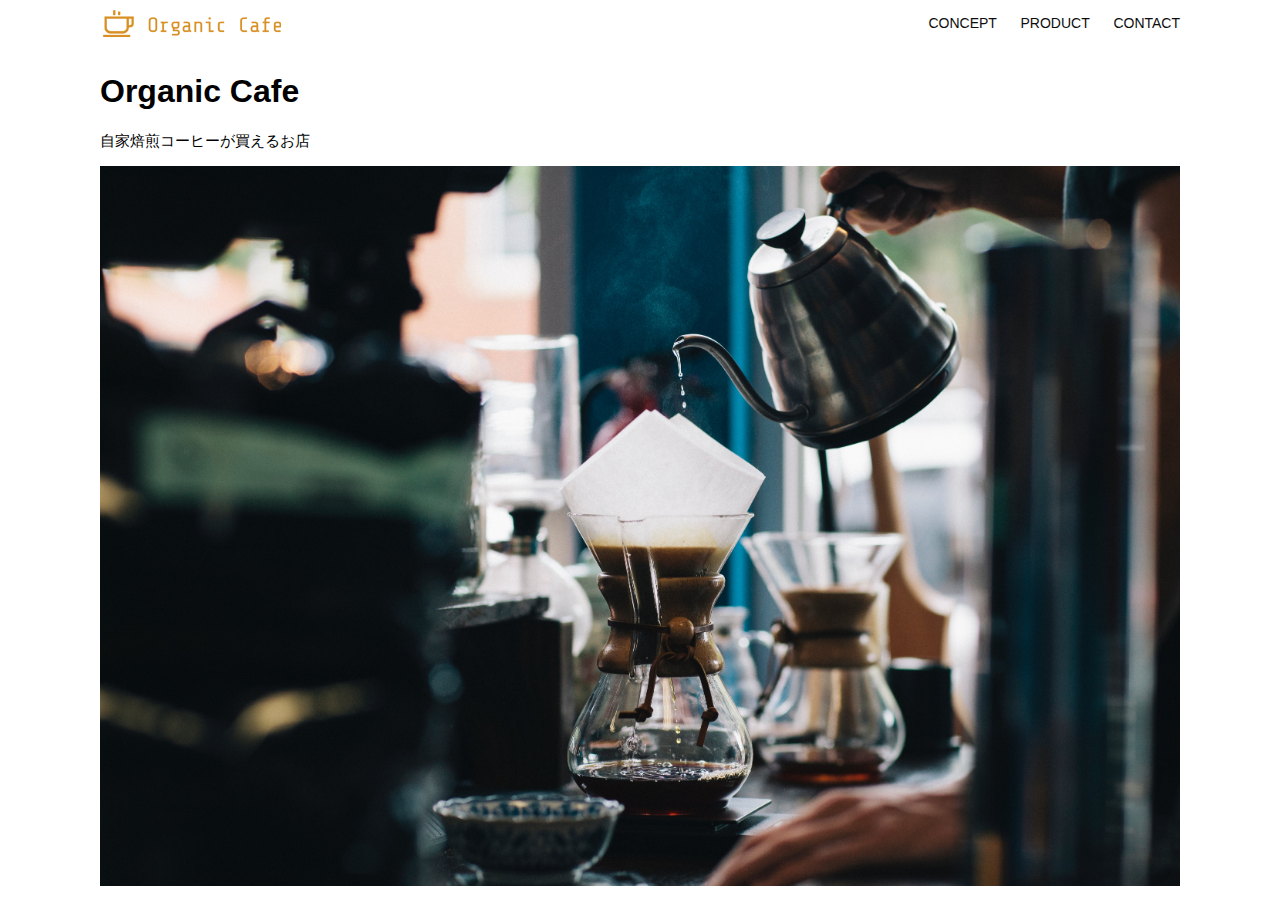
<file: kadai_013/index.html>
<!DOCTYPE html>
<html>
  <head>
    <title>Organic Cafe</title>
    <meta charset="UTF-8" />
    <meta
      name="description"
      content="自家焙煎のコーヒーがお家で楽しめるOrganic Cafe"/>
    <meta name="viewport" content="width=device-width, initial-scale=1.0"/>
    <link rel="stylesheet" href="style.css"/>
  </head>
  <body>
    <!-- ヘッダー -->
    <header>
      <!-- ロゴ -->
      <a href="index.html" id="logo"
        ><img src="images/logo.png" alt="トップページに戻る"/></a>
      <!-- PC用ナビゲーション -->
      <nav id="nav-pc">
        <a href="index.html#concept">CONCEPT</a>
        <a href="index.html#product">PRODUCT</a>
        <a href="index.html#contact">CONTACT</a>
      </nav>
      <!-- スマホ用メニューボタン -->
     <img id="menu-sp" src="images/button-menu.png" alt="ナビゲーションを開く" onclick="document.getElementById('nav-sp').style.display = 'block'">
      <!-- スマホ用ナビゲーション -->
     <nav id="nav-sp">
      <img id="close" src="images/button-close.png" alt="ナビゲーションを閉じる" onclick="document.getElementById('nav-sp').style.display = 'none'">
      <a id="logo-sp" href="index.html" onclick="document.getElementById('nav-sp').style.display = 'none'">
        <img src="images/logo-sp.png" alt="トップページに戻る"></a>
      <a class="menu" href="index.html#product" onclick="document.getElementById('nav-sp').style.display = 'none'">CONCEPT</a>
      <a class="menu" href="index.html#contact" onclick="document.getElementById('nav-sp').style.display = 'none'">PRODUCT</a>
      <a class="menu" href="index.html#contact" onclick="document.getElementById('nav-sp').style.display = 'none'">CONTACT</a>
    
    </nav>

    </header>
    <main>
      <article>
        <!-- メインビジュアル -->
        <section id="main-visual">
          <div id="main-message">
            <h1>Organic Cafe</h1>
            <p>自家焙煎コーヒーが買えるお店</p>
          </div>
          <img
            src="images/main-image.jpg"
            alt="コーヒーをハンドドリップで淹れる画像"
          />
        </section>
      </article>
    </main>
  </body>
</html>
</file>
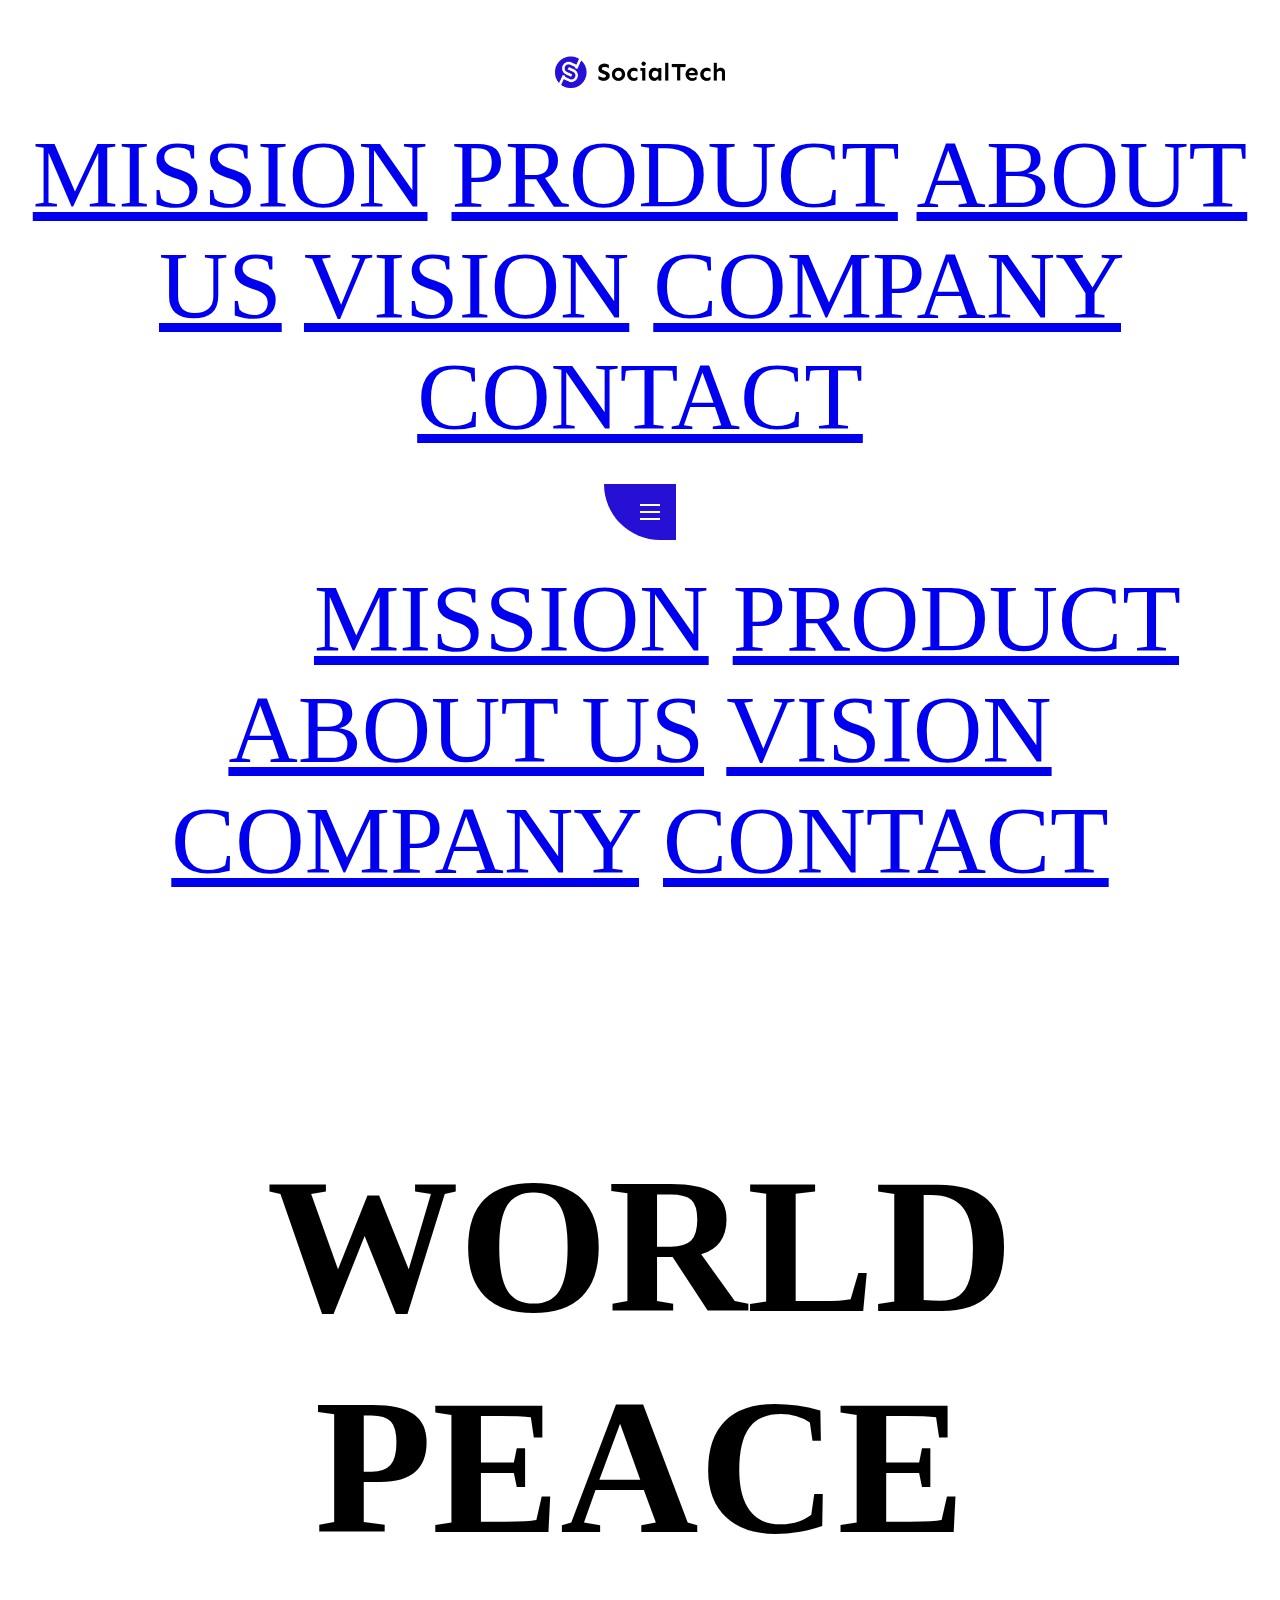
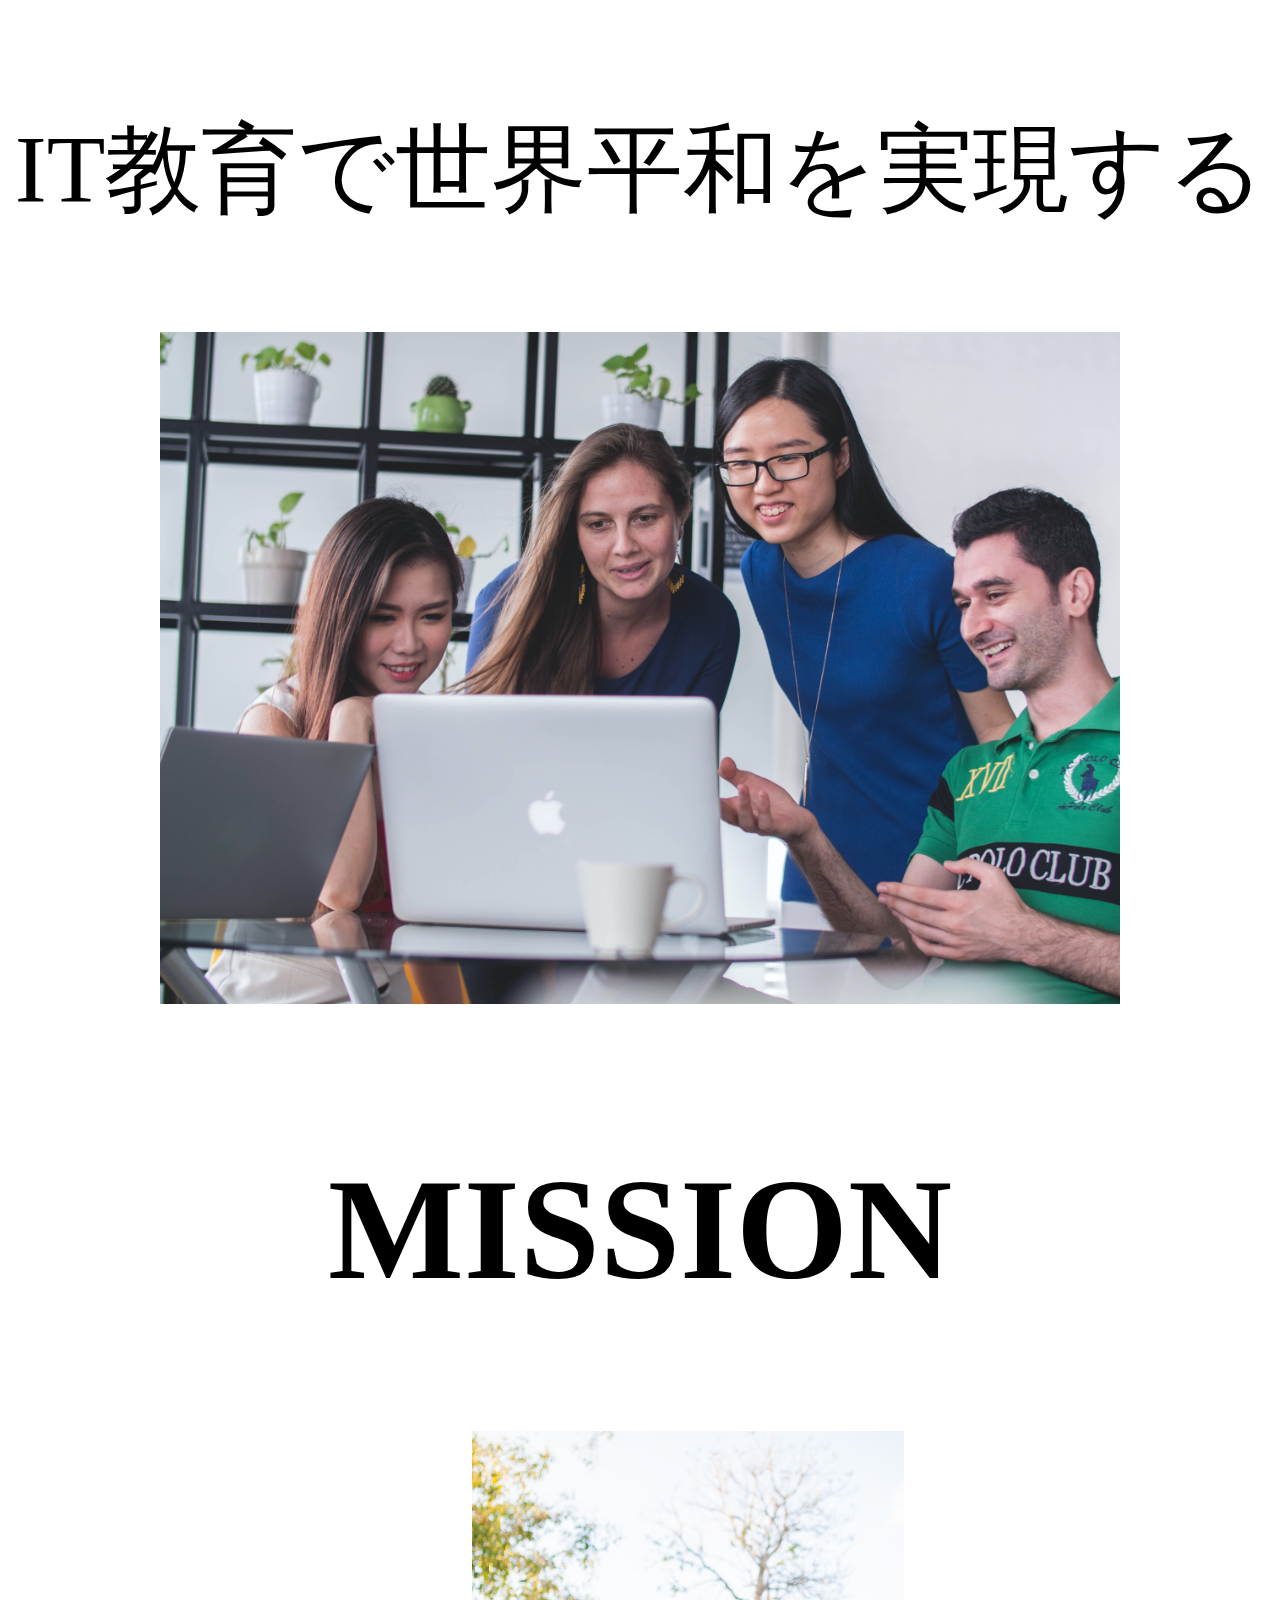
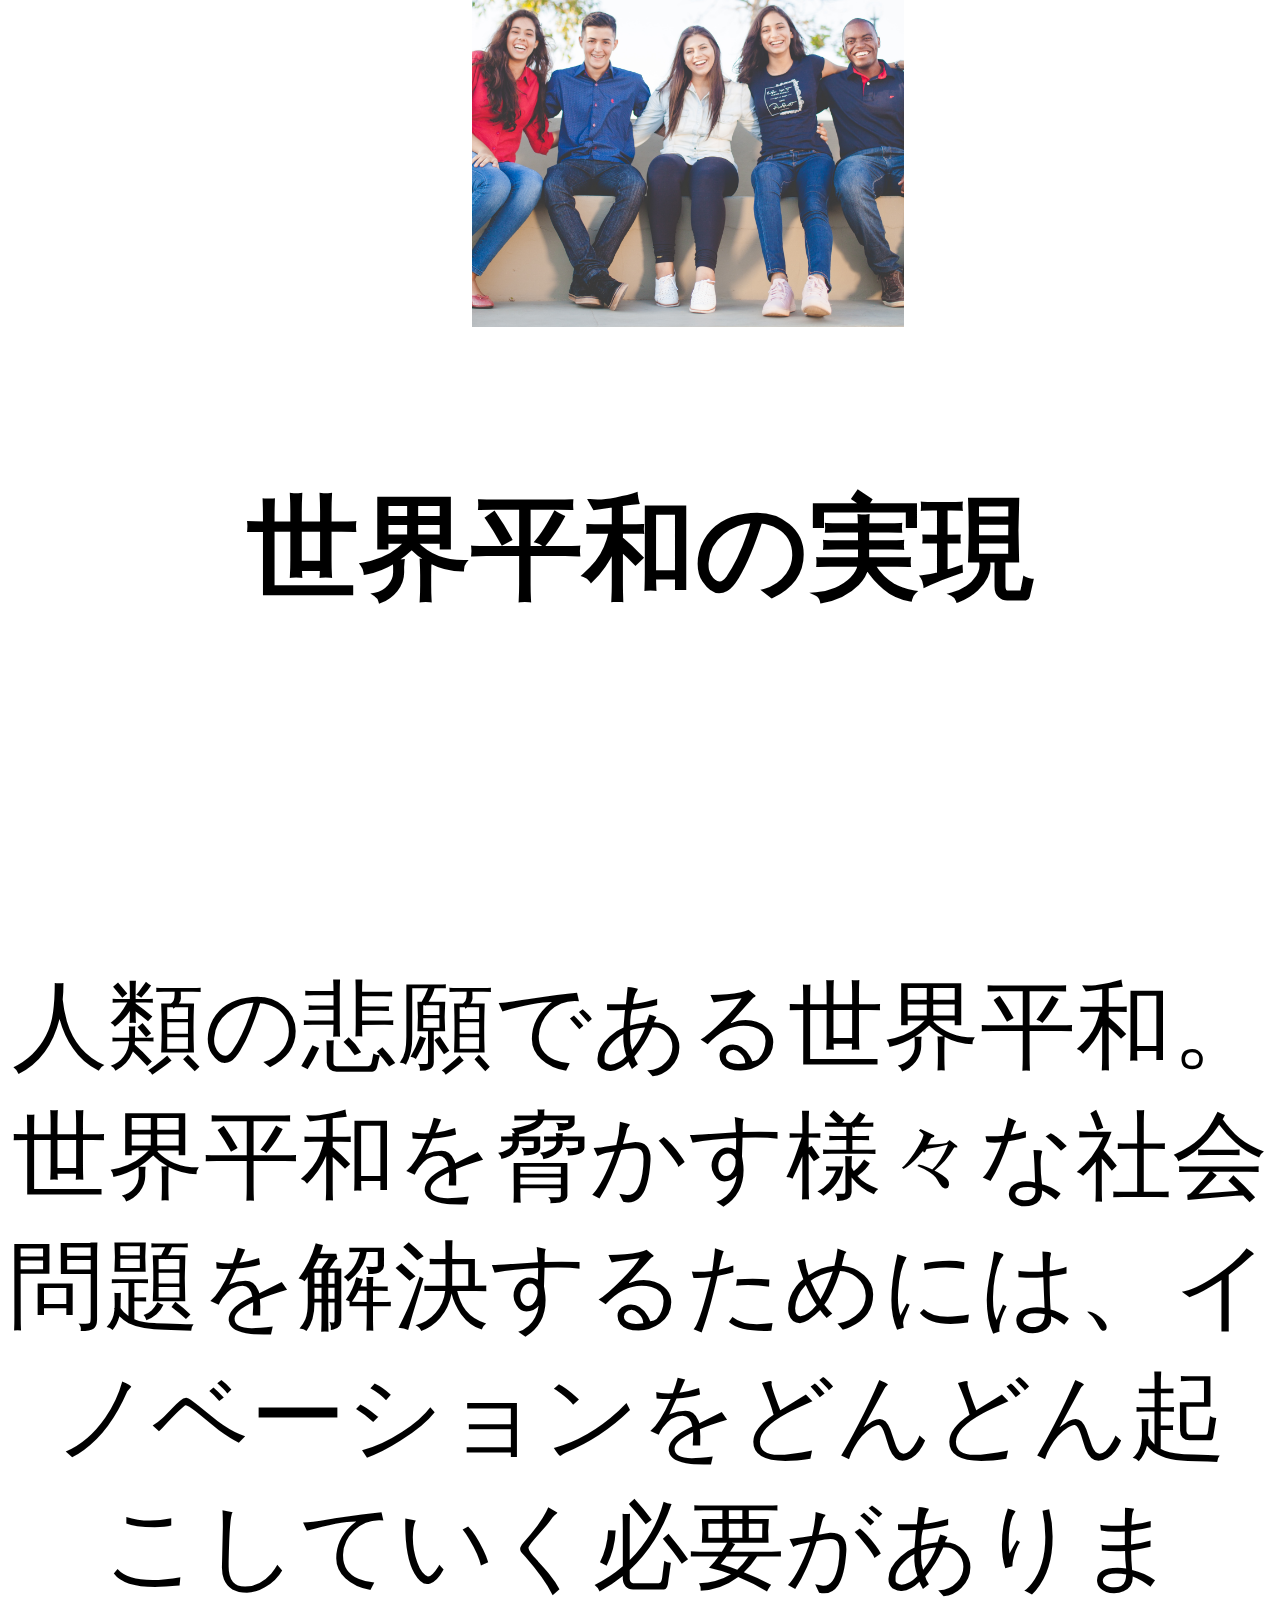
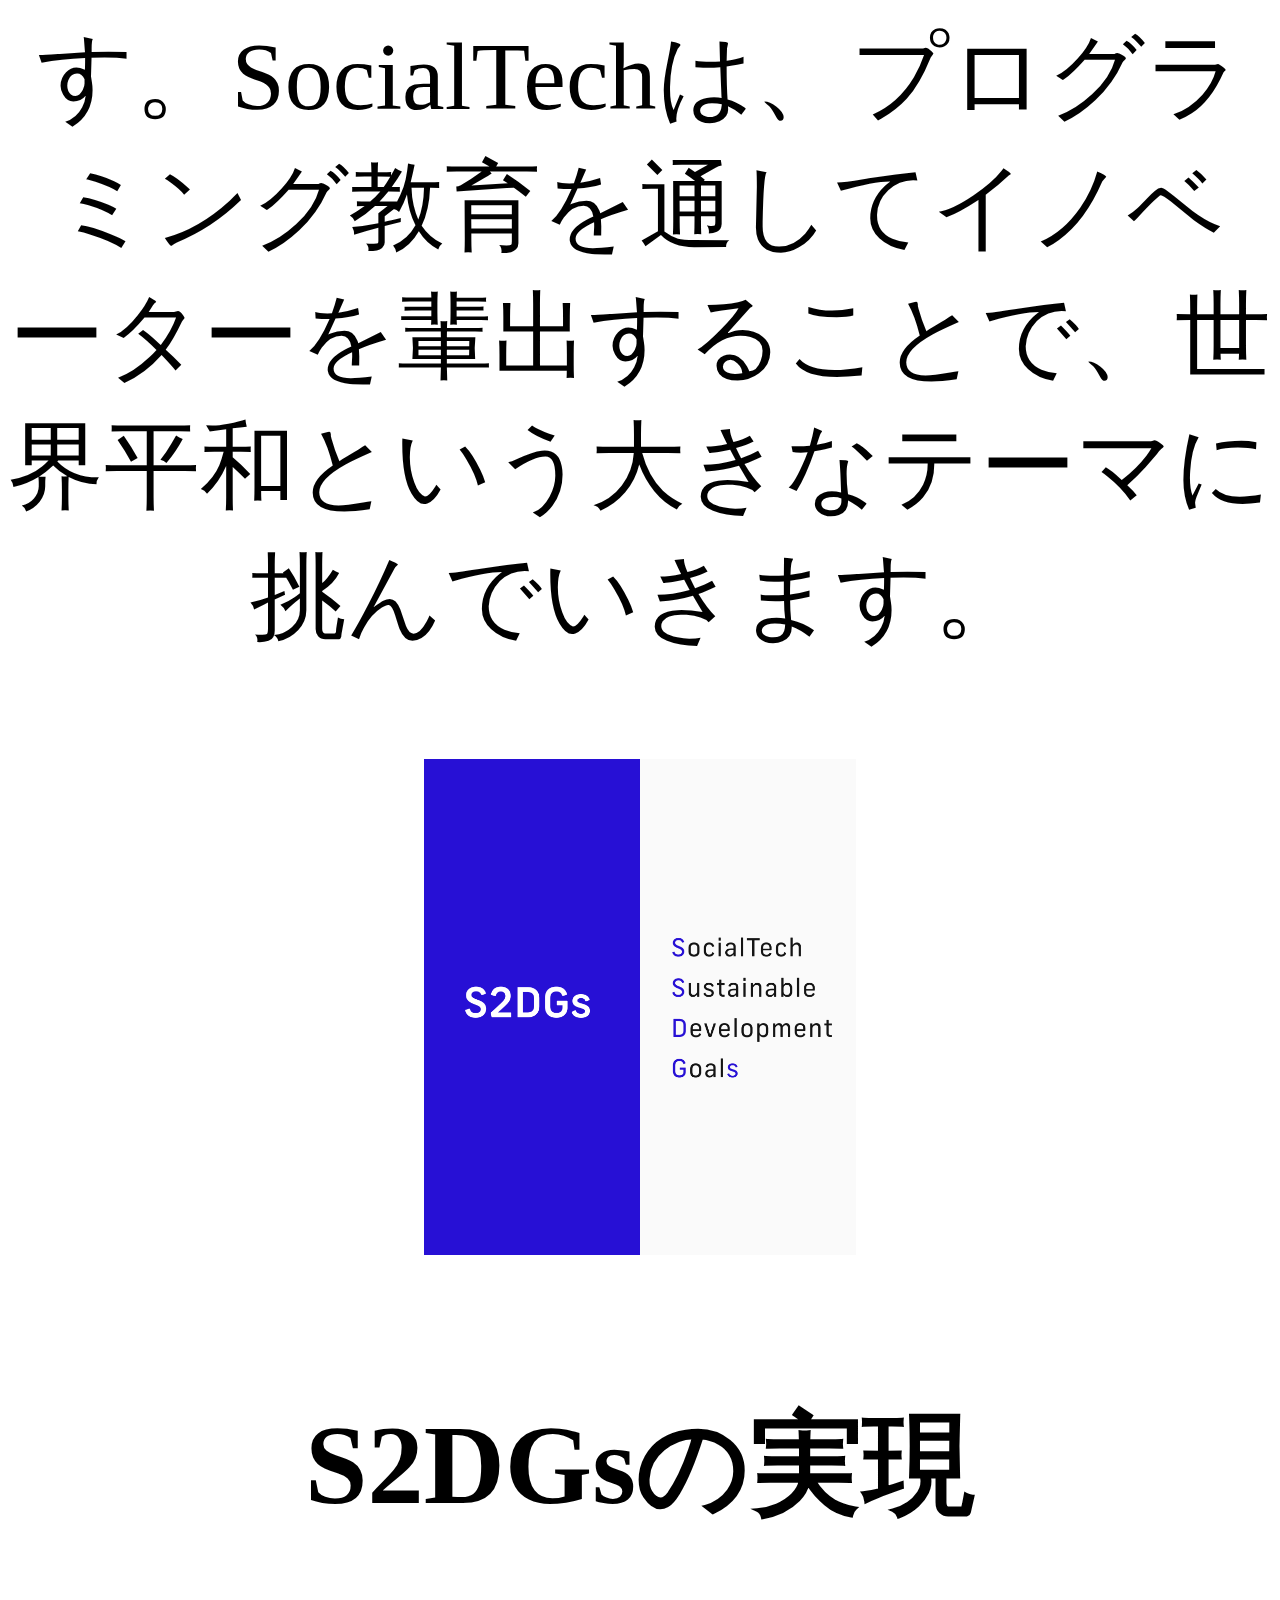
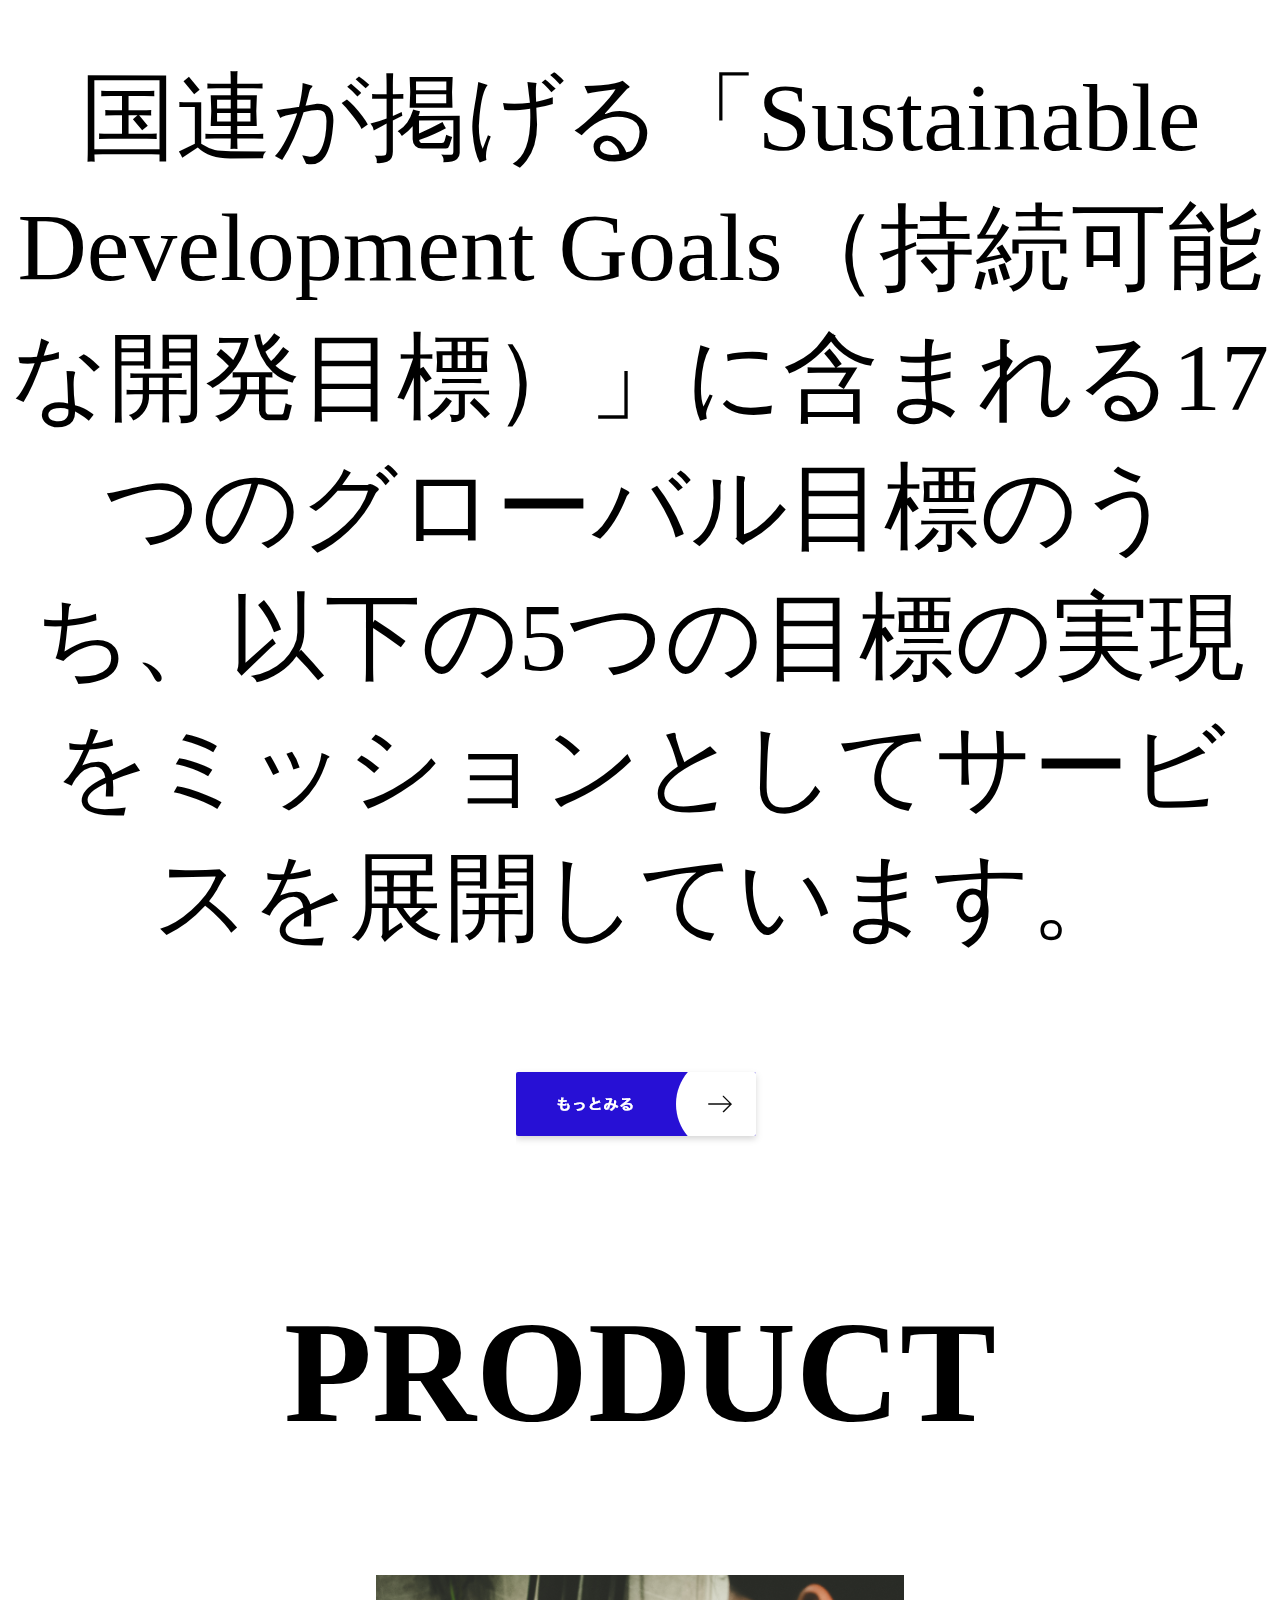
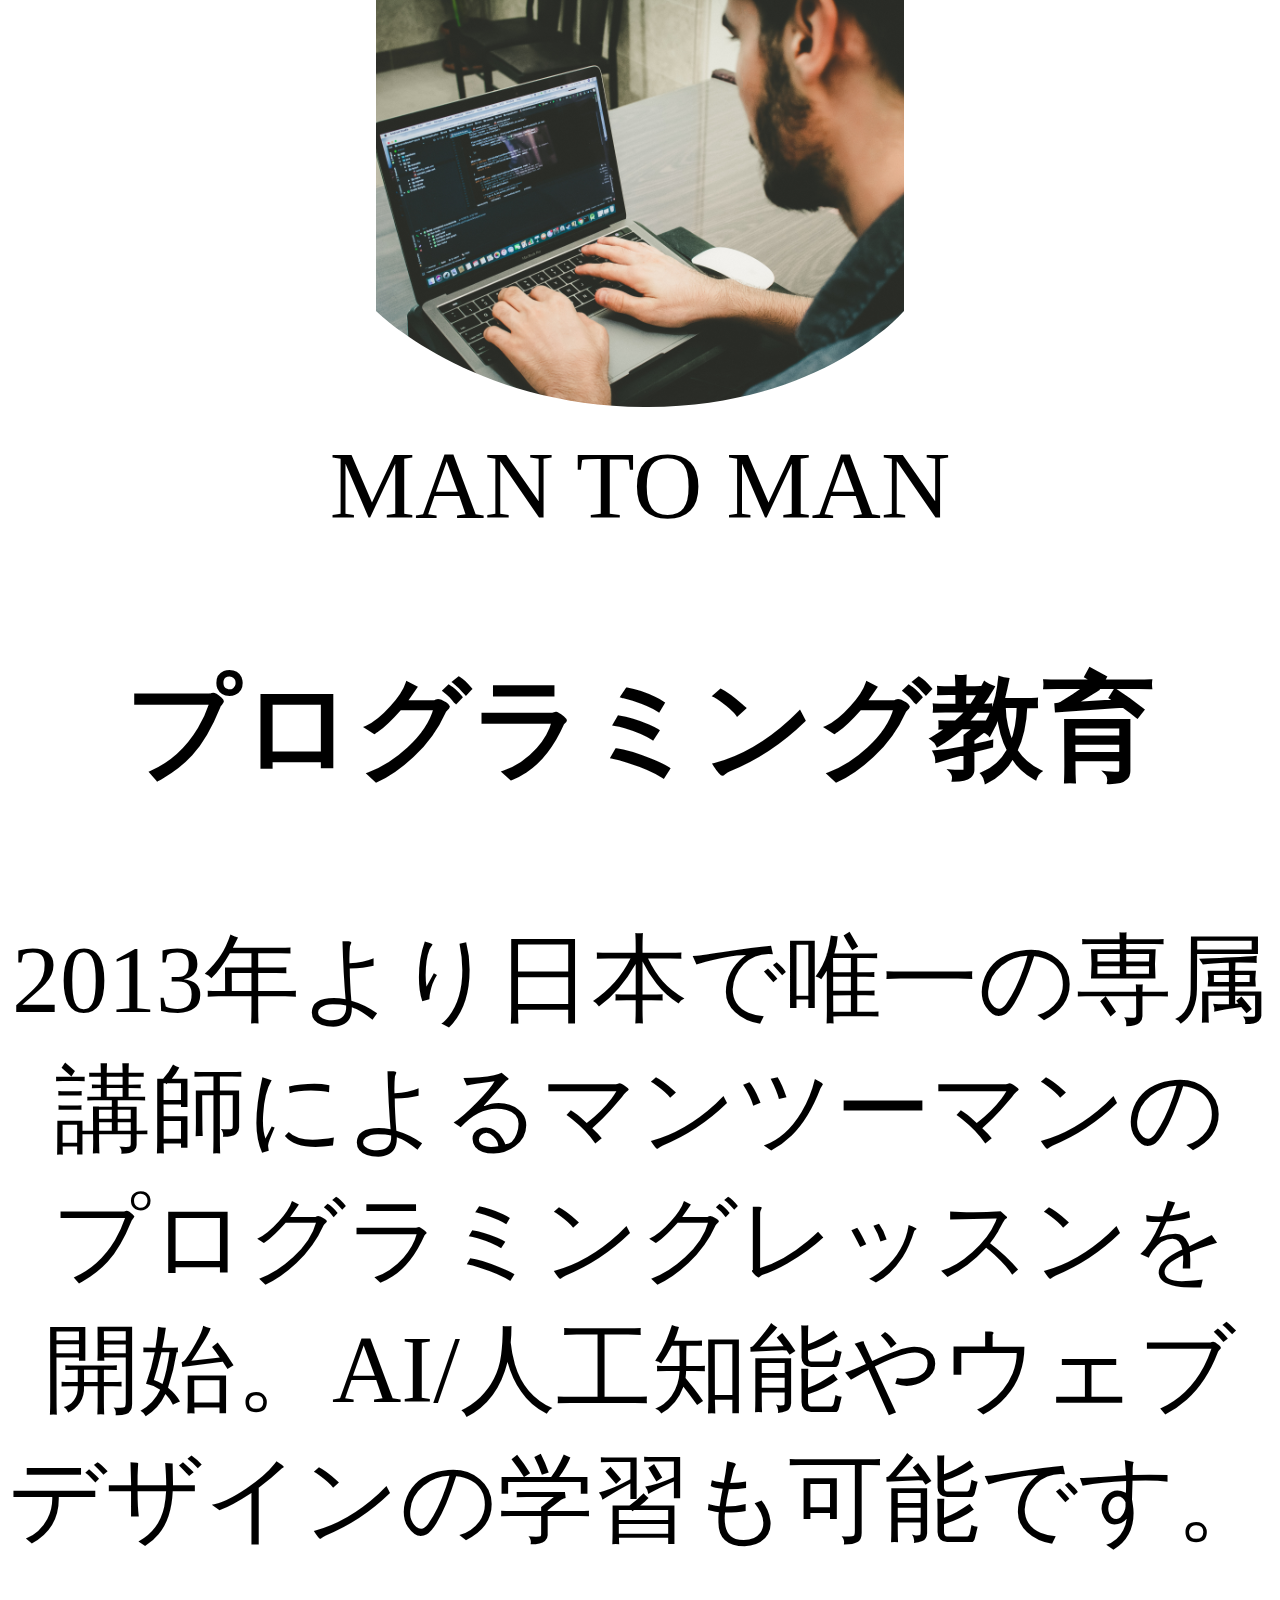
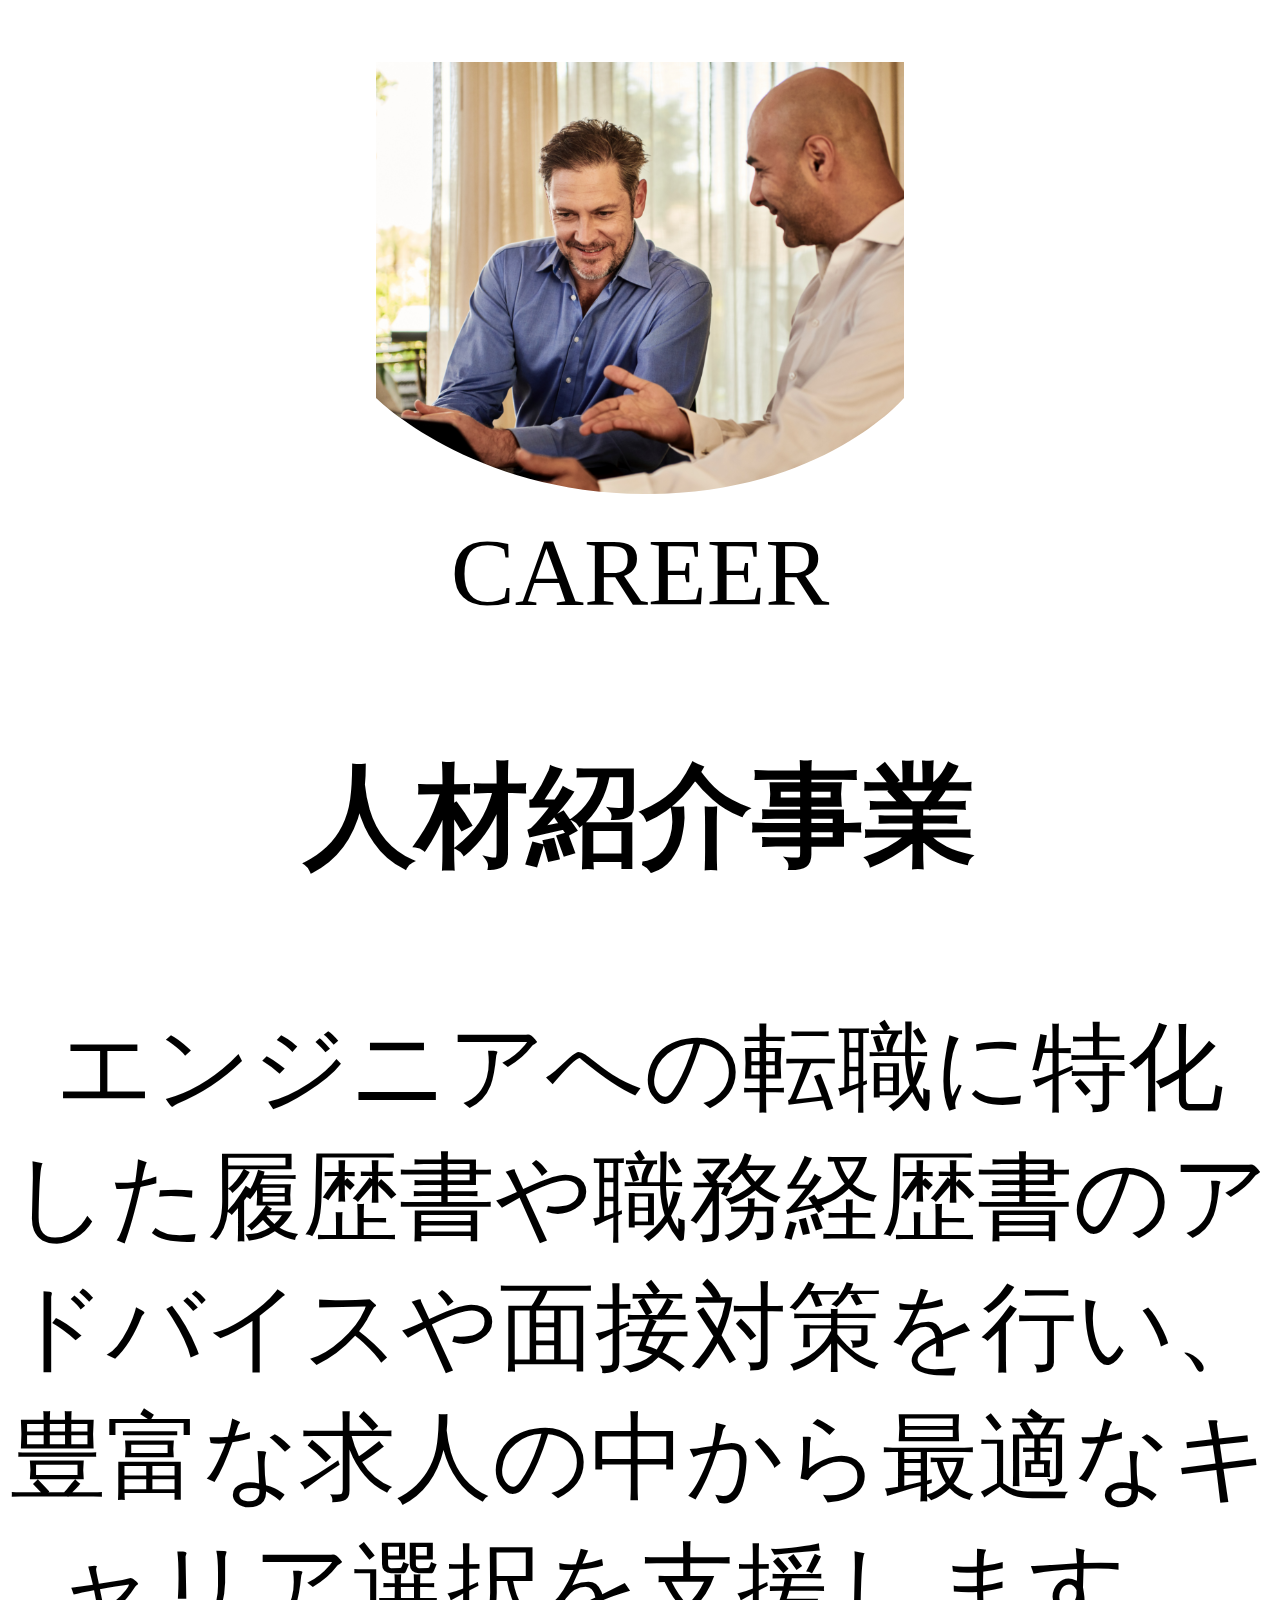
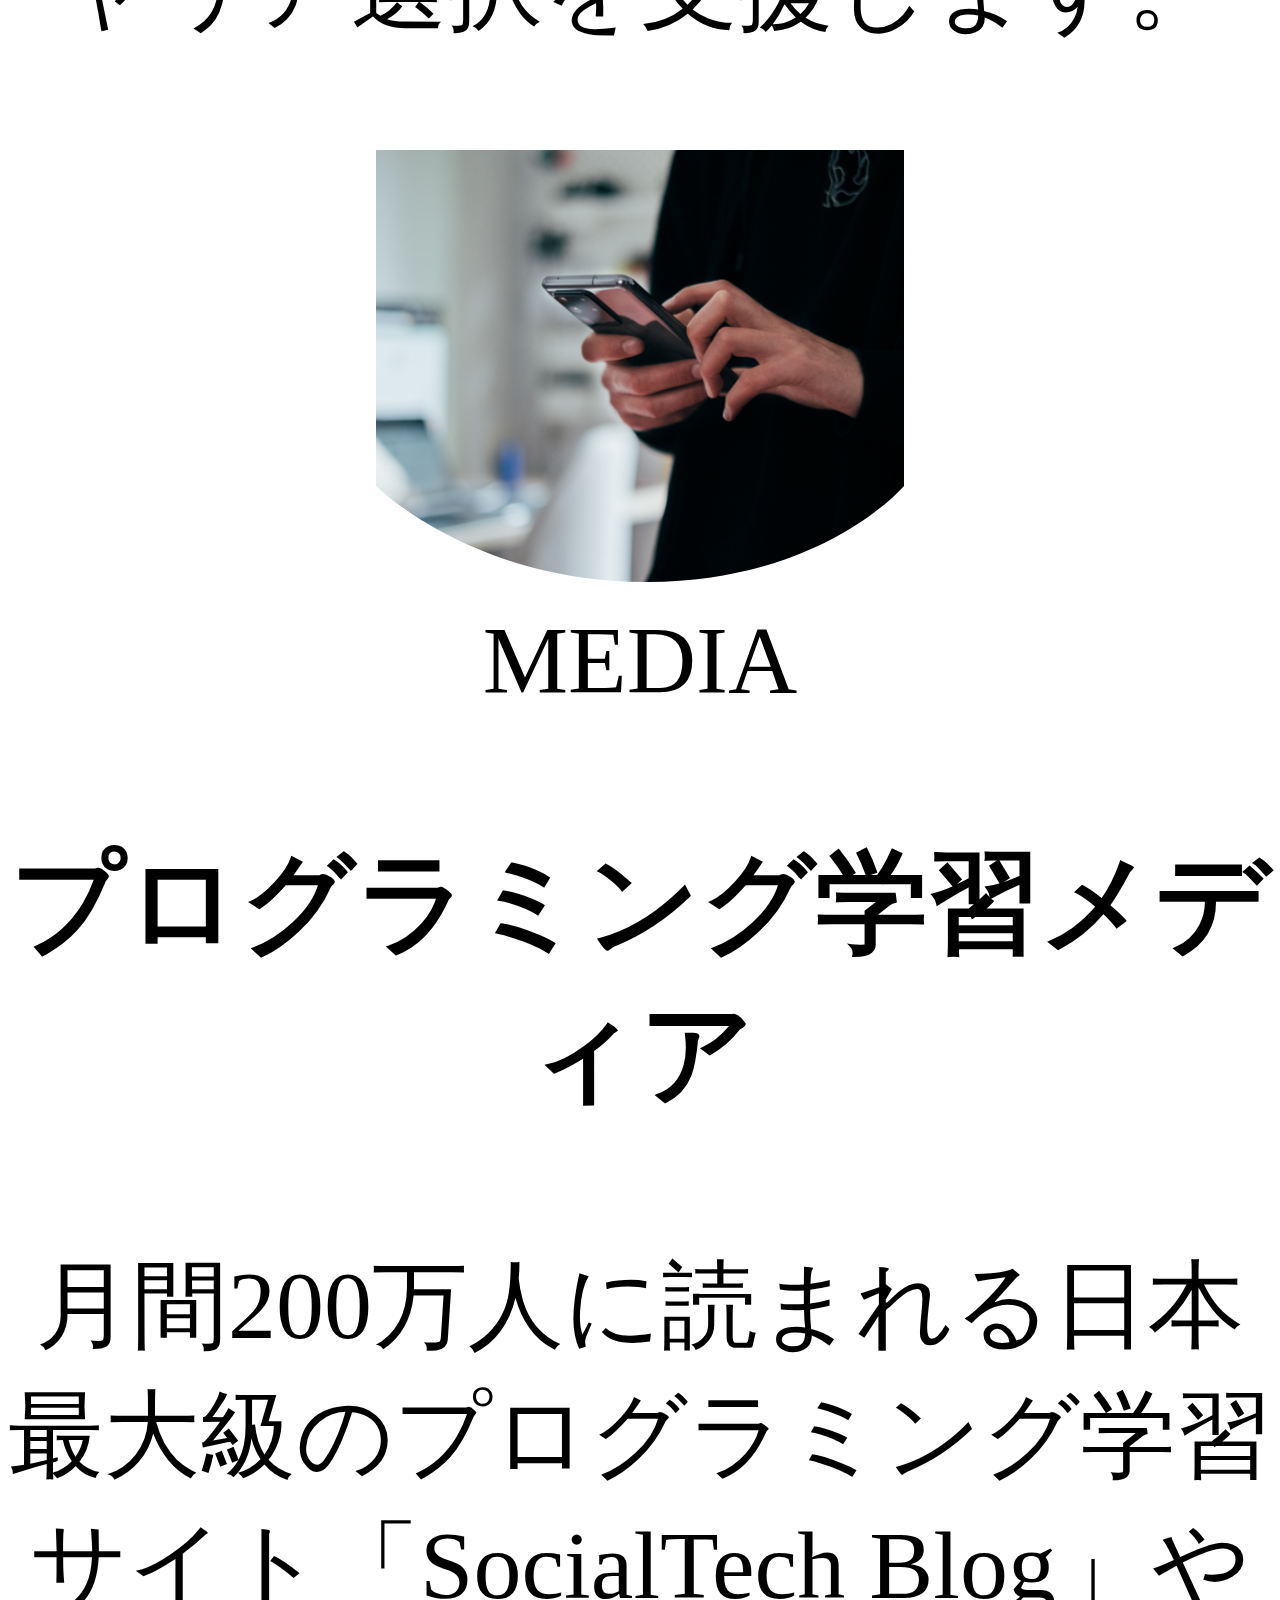
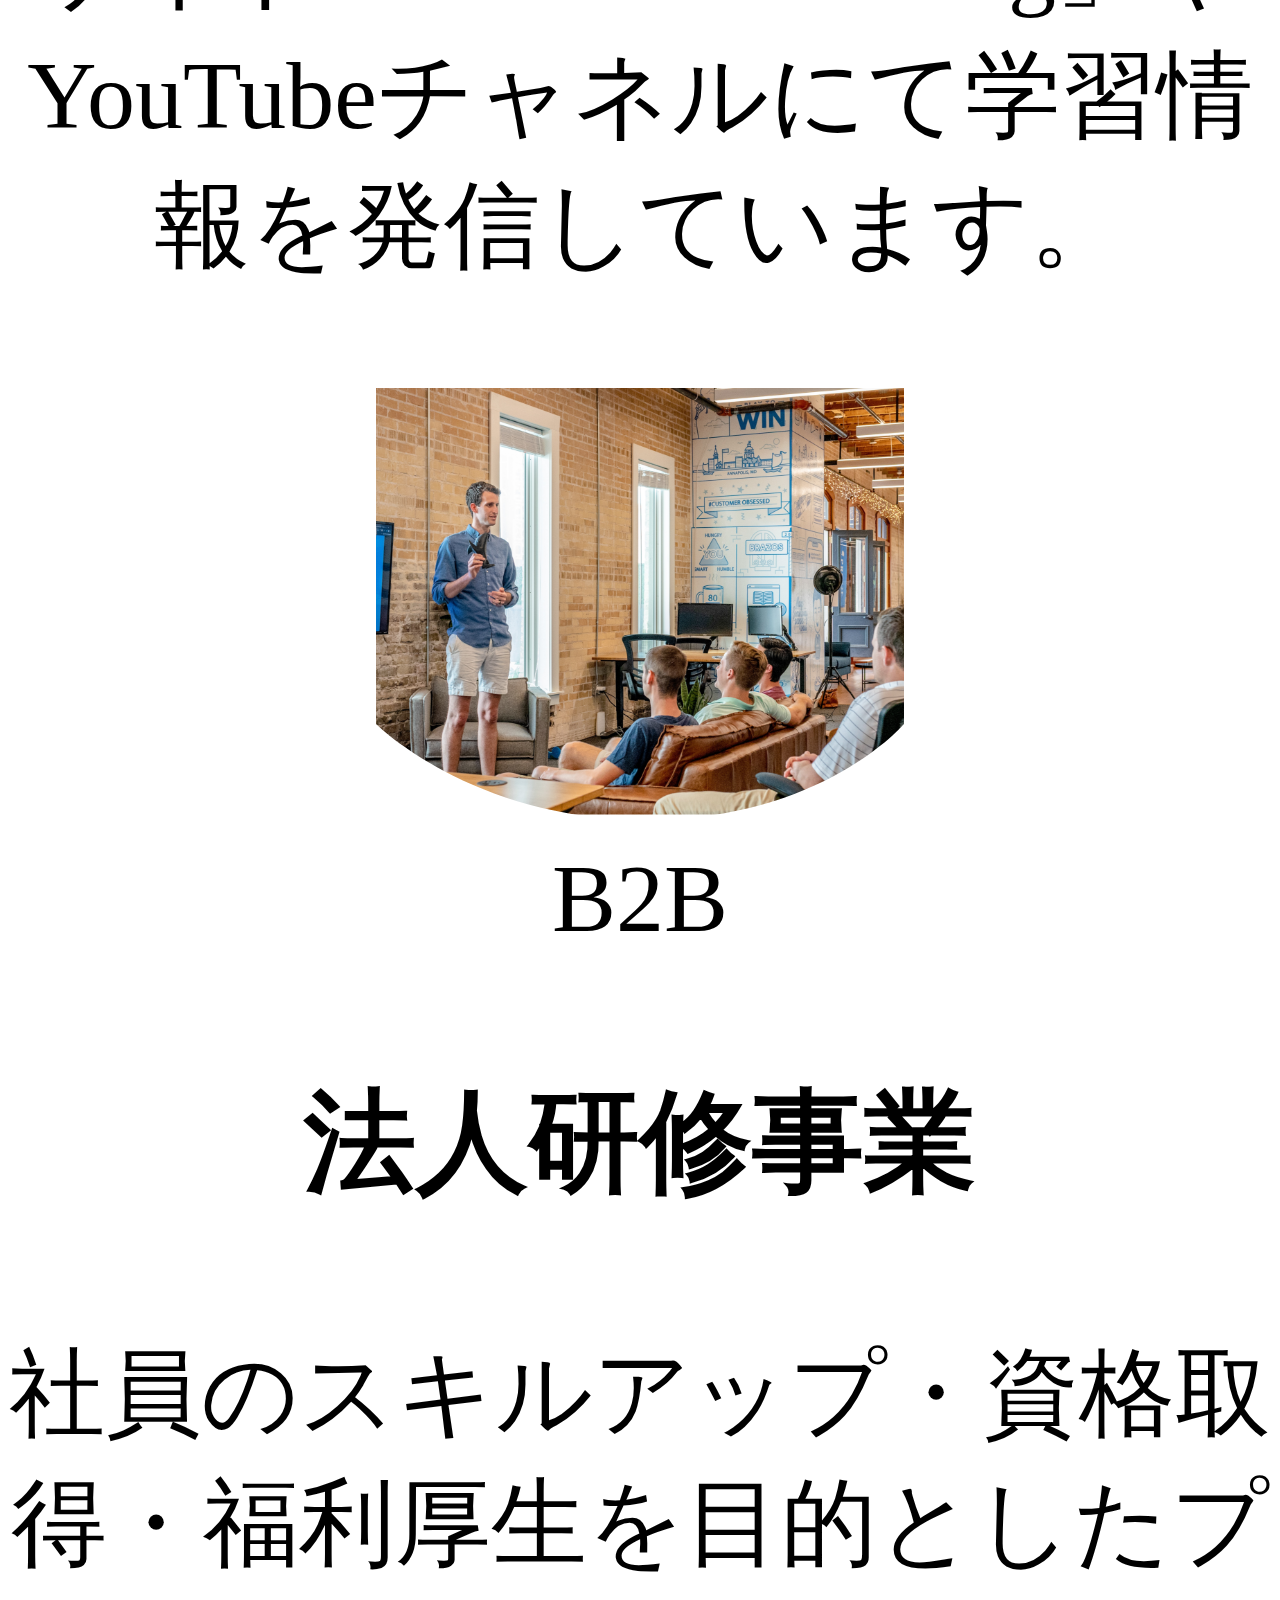
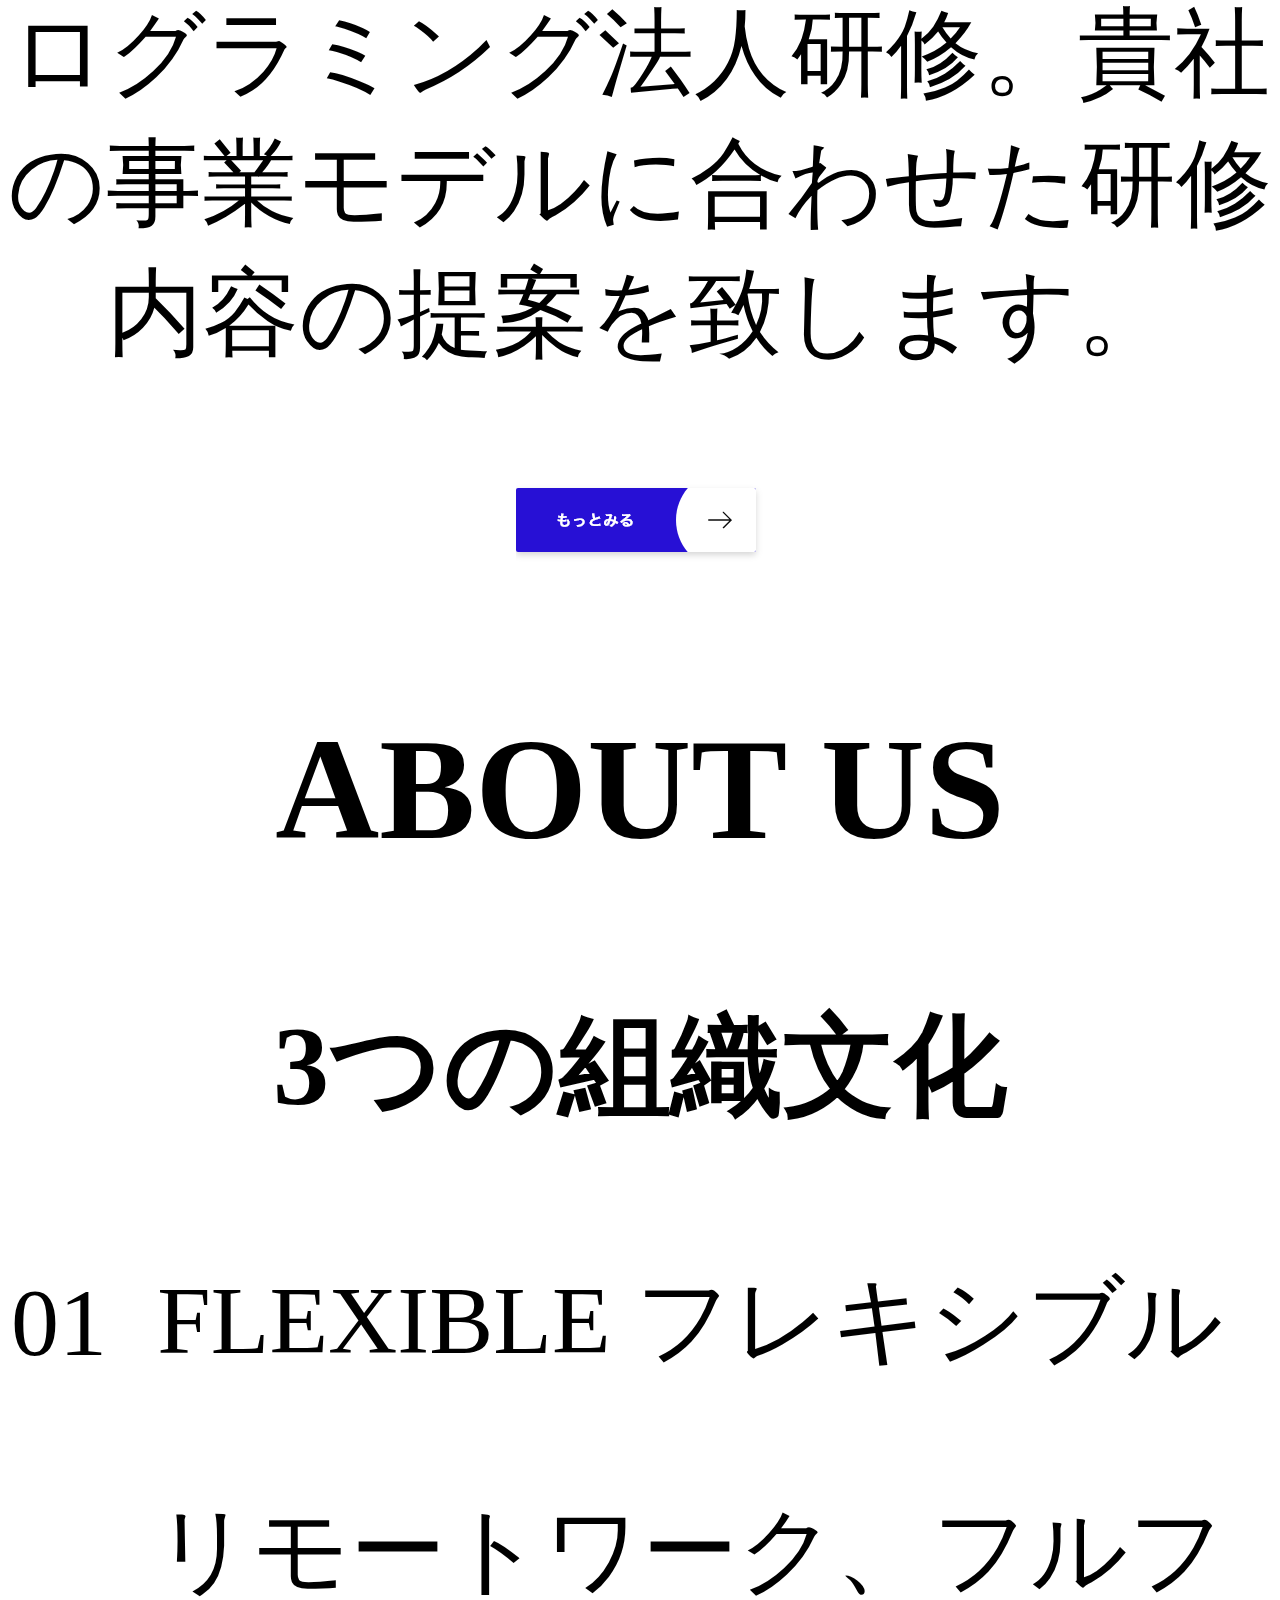
<file: kadai_tutorial_output/index.htm>
<!DOCTYPE html>
<html>

<head>
    <title>SocialTech </title>
    <meta charset="utf-8">
    <meta name="description" content="SocialTechはEdTech業界のリーディングカンパニーを目指します。">
    <meta name="viewport" content="width=device-width, initial-scale=1.0">
    <link rel="stylesheet" href="style.css">
</head>

<body>
  <header>
    <a href="index.html" id="logo"><img src="images/logo.png" alt="トップページに戻る"></a>
    <nav id="nav-pc">
     <a href="mission.html">MISSION</a>
     <a href="product.html">PRODUCT</a>
     <a href="index.html#aboutus">ABOUT US</a>
     <a href="index.html#vision">VISION</a>
     <a href="index.html#company">COMPANY</a>
     <a href="index.html#contact">CONTACT</a>
    </nav>
    <img id="menu-sp" src="images/button-menu.png" alt="ナビゲーションを開く" onclick="document.getElementById('nav-sp').style.display = 'block'">
  </header>
  
  <nav id="nav-sp">
    <img id="close" src="images/button-close.png" alt="ナビゲーションを閉じる" onclick="document.getElementById('nav-sp').style.display = 'none'">
    <a id="logo-sp" href="index.html" onclick="document.getElementById('nav-sp').style.display = 'none'"><img src="images/logo-sp.png" alt="トップページに戻る"></a>
    <a class="menu" href="mission.html" onclick="document.getElementById('nav-sp').style.display = 'none'">MISSION</a>
    <a class="menu" href="product.html" onclick="document.getElementById('nav-sp').style.display = 'none'">PRODUCT</a>
    <a class="menu" href="index.html#aboutus" onclick="document.getElementById('nav-sp').style.display = 'none'">ABOUT US</a>
    <a class="menu" href="index.html#vision" onclick="document.getElementById('nav-sp').style.display = 'none'">VISION</a>
    <a class="menu" href="index.html#company" onclick="document.getElementById('nav-sp').style.display = 'none'">COMPANY</a>
    <a class="menu" href="index.html#contact" onclick="document.getElementById('nav-sp').style.display = 'none'">CONTACT</a>
    <div id="sns">
     <a href="https://www.facebook.com/sejuku2013"><img src="images/button-facebook.png" alt="Facebookのリンク"></a>
     <a href="https://twitter.com/samuraijuku"><img src="images/button-twitter.png" alt="Twitterのリンク"></a>
     <a href="https://www.youtube.com/channel/UCCFOQO5aDK0xXam4cUQXT8g"><img src="images/button-youtube.png" alt="YouTubeのリンク"></a>
    </div>
  </nav>
  </header>
  <main>
    <article>
      <section id="main-visual">
      <div id="main-message">
        <h1>WORLD PEACE</h1>
        <p>IT教育で世界平和を実現する</p>
      </div>
      <img src="images/index/index-main.png" alt="PCの周りに集まる多国籍の仲間たち">
      </section>
      <section id="mission">
        <h2 class="index-h2">MISSION</h2>
        <div id="mission-flex">
        　<img id="mission-photo" src="images/index/index-mission.png" alt="屋外のベンチで写真を撮影する多国籍の仲間たち">
        　<h3>世界平和の実現</h3>
        　<p>人類の悲願である世界平和。世界平和を脅かす様々な社会問題を解決するためには、イノベーションをどんどん起こしていく必要があります。SocialTechは、プログラミング教育を通してイノベーターを輩出することで、世界平和という大きなテーマに挑んでいきます。</p>
        </div>
      <div>
        <img id="s2dgs" src="images/index/s2dgs.png" alt="S2DGs">
        <h3>S2DGsの実現</h3>
        <p>国連が掲げる「Sustainable Development Goals（持続可能な開発目標）」に含まれる17つのグローバル目標のうち、以下の5つの目標の実現をミッションとしてサービスを展開しています。</p>
        <a href="mission.html">
          <img src="images/button-more.png" alt="もっとみる">
        </a>
      </div>
      </section>
      <section id="product">
        <h2 class="index-h2">PRODUCT</h2>
        <div>
          <div id="product-left">
            <div>
              <img class="product-photo" src="images/index/index-mantoman.png" alt="PCでコードを書く男性">
              <div class="product-explain">
                <span>MAN TO MAN</span>
                <h3>プログラミング教育</h3>
                <p>2013年より日本で唯一の専属講師によるマンツーマンのプログラミングレッスンを開始。AI/人工知能やウェブデザインの学習も可能です。</p>
              </div>
            </div>
        <div>
          <img class="product-photo" src="images/index/index-career.png" alt="笑顔で話し合う2人の男性">
          <div class="product-explain">
            <span>CAREER</span>
            <h3>人材紹介事業</h3>
            <p>エンジニアへの転職に特化した履歴書や職務経歴書のアドバイスや面接対策を行い、豊富な求人の中から最適なキャリア選択を支援します。</p>
          </div>
        </div>
        <div id="product-right">
          <div>
            <img class="product-photo" src="images/index/index-media.png" alt="スマートフォンを操作する人">
            <div class="product-explain">
              <span>MEDIA</span>
              <h3>プログラミング学習メディア</h3>
              <p>月間200万人に読まれる日本最大級のプログラミング学習サイト「SocialTech Blog」やYouTubeチャネルにて学習情報を発信しています。</p>
            </div>
          </div>
          <div>
            <img class="product-photo" src="images/index/index-b2b.png" alt="講演中の男性とそれを聴く人々">
              <div class="product-explain">
                <span>B2B</span>
                <h3>法人研修事業</h3>
                <p>社員のスキルアップ・資格取得・福利厚生を目的としたプログラミング法人研修。貴社の事業モデルに合わせた研修内容の提案を致します。</p>
              </div>
          </div>
          <div>
            <a id="product-more" href="product.html">
             <img src="images/button-more.png" alt="もっとみる">
            </a>
          </div>
      </section>
      <section id="aboutus">
        <h2 class="index-h2">ABOUT US</h2>
        <h3>3つの組織文化</h3>
        <div>
          <table class="culture-table">
            <tr>
              <td>
                <span class="culture-num">01</span>
              </td>
              <td>
                <span class="culture-en">FLEXIBLE</span>
                <span class="culture-jp">フレキシブル</span>
              </td>
            </tr>
            <tr>
              <td>
                               
              </td>
              <td>
                <p class="culture-description">リモートワーク、フルフレックス、副業推奨など1人1人が最大限のパフォーマンスを発揮できる柔軟な働き方を促進しています。</p>
              </td>
            </tr>
            <tr>
              <td>
                <span class="culture-num">02</span>
              </td>
              <td>
                <span class="culture-en">TEAL</span>
                <span class="culture-jp">ティール</span>
              </td>
            </tr>
            <tr>
              <td>
                              
              </td>
              <td>
                <p class="culture-description">会社全体を1つの生命体として捉え、お互いが深く結びついた一階層型組織として部署・チーム関係なく課題解決をできる組織を目指しています。</p>
              </td>
            </tr>
            <tr>
              <td>
                <span class="culture-num">03</span>
              </td>
              <td>
                <span class="culture-en">SELF REALIZATION</span>
                <span class="culture-jp">自己実現</span>
              </td>
            </tr>
            <tr>
              <td>
                             
              </td>
              <td>
                <p class="culture-description">クオーター毎に経営・部署・個人ごとにOKRを設定し個人のキャリアと会社の目指す方向の軌道修正を行っております。</p>
              </td>
            </tr>
          </table>
          <img class="culture-img" src="images/index/index-aboutus1.png" alt="笑顔で話し合う2人の女性">
          <img class="culture-img2" src="images/index/index-aboutus2.png" alt="笑顔で話し合う3人の男女">
      </section>
      <section id="vision">
        <h2 class="index-h2">VISION</h2>
        <h3>7つの行動指針</h3>
        <div>
          <div class="vision-box">
            <img src="images/index/vision-01.png" alt="01">
            <span>
                <h4>CUSTOMER IS BOSS</h4>
                <h5>あなたのボスは顧客である</h5>
                <p>私たちは常にお客様志向で行動し、お客様を喜ばせ、期待値を超えた感動を提供することを大切にします。</p>
              </span>
          </div>
          <div class="vision-box">
            <img src="images/index/vision-02.png" alt="02">
            <span>
                <h4>MOVE FAST</h4>
                <h5>早さは価値</h5>
                <p>素早く試し、素早く実行することで新しい気付きや発見を見つけていきます。</p>
              </span>
          </div>
          <div class="vision-box">
            <img src="images/index/vision-03.png" alt="03">
            <span>
                <h4>IMPACT DRIVEN</h4>
                <h5>作業するのは仕事ではない</h5>
                <p>問題から考え、成果とは何かを考え続け、インパクトのある成果を生むために仕事をしていきます。</p>
              </span>
          </div>
          <div class="vision-box">
            <img src="images/index//vision-04.png" alt="04">
            <span>
                <h4>SAVE TIME, SAVE MONEY</h4>
                <h5>浪費は命取りになる</h5>
                <p>少ないコストでできる方法を考えます。お金だけでなく、人の時間をいただいている自覚を持ち、あらゆるリソースを有意義に活用します。</p>
            </span>
          </div>
          <div class="vision-box">
            <img src="images/index/vision-05.png" alt="05">
            <span>
                <h4>BE GENTLE</h4>
                <h5>「優しくない」をなくす</h5>
                <p>社会をすこしずつ優しくしていきます。自分、家族、同僚、顧客、他人、全ての人に優しくいることを心がけます。</p>
            </span>
          </div>
          <div class="vision-box">
            <img src="images/index/vision-06.png" alt="06">
            <span>
                <h4>ABC</h4>
                <h5>当たり前の事をバカにせずにちゃんとやる</h5>
                <p>礼儀、健康、嘘をつかない。当たり前の事が出来ているかを常に自問し、当たり前の基準を高く持って行動します。</p>
            </span>
          </div>
          <div class="vision-box">
            <img src="images/index/vision-07.png" alt="07">
            <span>
                <h4>ZTI</h4>
                <h5>絶対的当事者意識</h5>
                <p>役職や役割に応じた相対的な当事者意識ではなく、自身の身で起こることすべてに対する絶対的な当事者意識を持ちます。</p>
            </span>
          </div>
        </div>
      </section>
      <section id="company">
        <h2 class="index-h2">COMPANY</h2>
        <h3>会社概要</h3>
        <table id="company-table">
          <tr>
            <th class="tableheader-first">会社名</th>
            <td class="cell-first">株式会社SocialTech</td>
          </tr>
          <tr>
            <th class="tableheader">所在地</th>
            <td class="cell">〒150-0043 東京都渋谷区道玄坂2丁目11-1 Gスクエア渋谷道玄坂4F<br>JR山手線「渋谷駅」より徒歩3分</td>
          </tr>
          <tr>
            <th class="tableheader">代表者</th>
            <td class="cell">代表取締役 田中 太郎</td>
          </tr>
          <tr>
            <th class="tableheader">設立</th>
            <td class="cell">2015年3月19日</td>
          </tr>
        </table>
        <iframe
          src="https://www.google.com/maps/embed?pb=!1m18!1m12!1m3!1d3241.7759544892483!2d139.69399665123464!3d35.65789123876098!2m3!1f0!2f0!3f0!3m2!1i1024!2i768!4f13.1!3m3!1m2!1s0x60188caa0042e8d1%3A0xba130bea826a7aa2!2z44CSMTUwLTAwNDMg5p2x5Lqs6YO95riL6LC35Yy66YGT546E5Z2C77yS5LiB55uu77yR77yR4oiS77yR!5e0!3m2!1sja!2sjp!4v1636872991912!5m2!1sja!2sjp" style="border:0;" allowfullscreen="" loading="lazy">
        </iframe>
      </section>
      <section id="contact">
        <h2 class="index-h2">CONTACT</h2>
        <h3>お問い合わせ</h3>
        <form action="https://api.staticforms.xyz/submit" method="post">
           <input type="text" name="honeypot" style="display:none">
           <input type="hidden" name="accessKey" value="3d576f82-c45e-4c4a-bfc5-5e258bc53b3f">
           <input type="hidden" name="subject" value="お問い合わせフォーム">
           <input type="hidden" name="replyTo" value="">
           <input type="hidden" name="redirectTo" value="">
        <div>
          <div class="contact-heading">
            <label class="contact-label">お名前<span class="contact-span">必須</span></label>
          </div>
          <div>
            <input type="text" name="name" placeholder="入力してください" class="contact-textbox">
          </div>
        </div>
        <div>
          <div class="contact-heading">
            <label class="contact-label">フリガナ<span class="contact-span">必須</span></label>
          </div>
          <div>
            <input type="text" name="hurigana" placeholder="入力してください" class="contact-textbox">
          </div>
        </div>
        <div>
          <div class="contact-heading">
            <label class="contact-label">メールアドレス<span class="contact-span">必須</span></label>
          </div>
          <div>
            <input type="text" name="email" placeholder="入力してください" class="contact-textbox">
          </div>
        </div>
        <div>
          <div class="contact-heading">
            <label class="contact-label">電話番号</label>
          </div>
          <div>
            <input type="text" name="tel" placeholder="入力してください" class="contact-textbox">
          </div>
        </div>
        <div>
          <div class="contact-heading">
            <label class="contact-label">お問い合わせ内容<span class="contact-span">必須</span></label>
          </div>
          <div>
            <textarea class="contact-textarea " placeholder="入力してください" name="message"></textarea>
          </div>
        </div>
        <div>
          <div class="contact-heading">
           <label class="contact-label">ご希望の連絡先<span class="contact-span">必須</span></label>
          </div>
          <div>
            <input class="radiobutton" type="radio" value="tel" name="contact" checked><label>お電話</label>
            <input class="radiobutton" type="radio" value="mail" name="contact"><label>メール</label>
            <input class="radiobutton" type="radio" value="both" name="contact"><label>どちらでも</label>
          </div>
        </div>
      <div>
        <div class="contact-heading">
          <label class="contact-label">個人情報の取り扱い</label>
        </div>
        <div>
          <details>
            <summary>お問い合わせフォームの個人情報の取り扱いについて</summary>
            <div>
              <span>１．組織の名称又は氏名</span><br>
                        株式会社SocialTech<br><br>
              <span>２．個人情報保護管理者（若しくはその代理人）の氏名又は職名、所属及び連絡先
                        鈴木 一郎 コーポレート部</span><br>
                        メールアドレス：support@socialtech.net<br>
                                  TEL：03-xxxx-xxxx<br>
              <span>３．個人情報の利用目的</span><br>
                        ・本サービス及び本サービスに関連する情報の提供又はそれらに関する連絡のため<br>
                        ・ユーザーの本人確認のため<br>
                        ・当社サービスのご案内のため<br>
                        ・当社の商品等の広告または宣伝（電子メールによるものを含むものとします。）<br><br>
              <span>４．個人情報の取り扱い業務の委託</span><br>
                        個人情報の取扱業務の全部または一部を外部に業務委託する場合があります。<br>
                        その際、弊社は、個人情報を適切に保護できる管理体制を敷き実行していることを条件として<br>
                        委託先を厳選したうえで、機密保持契約を委託先と締結し、お客様の個人情報を厳密に管理させます。<br><br>
              <span>５．個人情報の開示等の請求</span><br>
                        お客様は、弊社に対してご自身の個人情報の開示等（利用目的の通知、開示、内容の訂正・追加・削除、利用の停止または消去、第三者への提供の停止）に関して、当社問合わせ窓口に申し出ることができます。<br>
                        その際、弊社はお客様ご本人を確認させていただいたうえで、合理的な期間内に対応いたします。<br><br>
                        なお、個人情報に関する弊社問合わせ先は、次の通りです。<br><br>
                        株式会社SocialTech　個人情報問合せ窓口<br>
                        〒150-0043　東京都渋谷区道玄坂2丁目11-1 Ｇスクエア渋谷道玄坂 4F<br>
                        メールアドレス：support@socialtech.net　TEL：03-xxxx-xxxx<br><br>
              <span>６．個人情報を提供されることの任意性について</span><br><br>
                        お客様がご自身の個人情報を弊社に提供されるか否かは、お客様のご判断によりますが、もしご提供されない場合には、適切なサービスが提供できない場合がありますので予めご了承ください。
            </div>
          </details>
          <input type="checkbox" name="agree">
            <span>個人情報の取り扱いについてご同意いただける場合は、チェックをしてください。</span>
        </div>
      </div>
         <input type="image" value="Submit" src="images/button-submit.png" alt="送信する">
        </form>
      </section>
    </article>
    <footer>
      <div id="footer-logo">
        <img src="images/logo-sp.png" alt="SocialTech">
      </div>
      <div id="footer-link">
        <a href="mission.html">MISSION</a>
        <a href="product.html">PRODUCT</a>
        <a href="index.html#aboutus">ABOUT US</a>
        <a href="index.html#vision">VISION</a>
        <a href="index.html#company">COMPANY</a>
        <a href="index.html#contact">CONTACT</a>
      </div>
      <div id="sns-footer">
        <a href="https://www.facebook.com/sejuku2013"><img src="images/button-facebook.png" alt="Facebookのリンク"></a>
        <a href="https://twitter.com/samuraijuku"><img src="images/button-twitter.png" alt="Twitterのリンク"></a>
        <a href="https://www.youtube.com/channel/UCCFOQO5aDK0xXam4cUQXT8g"><img src="images/button-youtube.png" alt="YouTubeのリンク"></a>
        <span id="copyright">&copy;2021 SocialTech, Inc. All Rights Reserved. </span>
      </div>
    </footer>
  </main>
 </body>
</html>
</file>
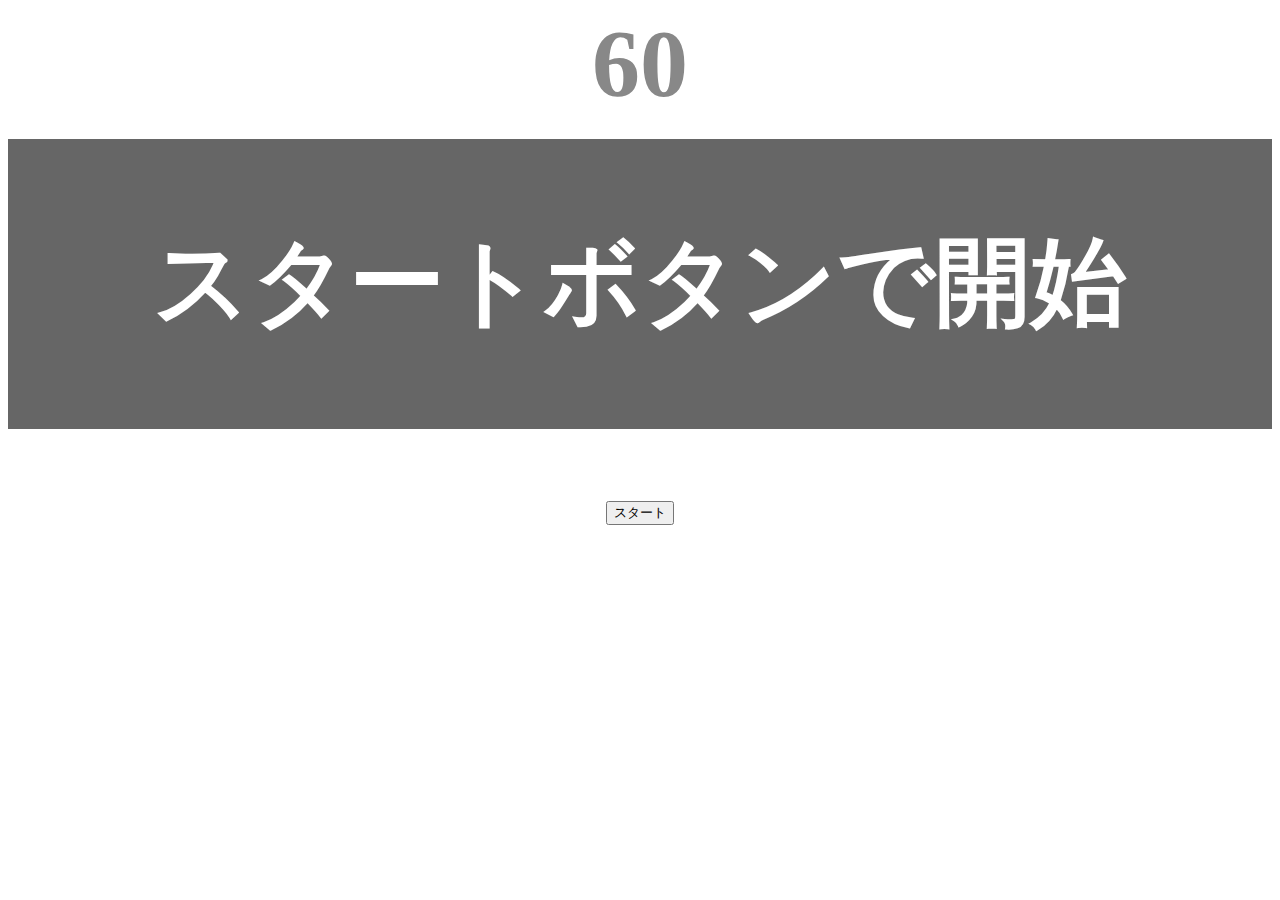
<file: kadai_tutorial_output/index.html>
<!DOCTYPE html>
<html lang="ja">
<head>
  <title>タイピングゲーム</title>
  <meta charset="UTF-8">
  <meta name="description" content="【JavaScript応用編】簡易的なタイピングゲームです。">
  <meta name="viewport" content="width=device-width, initial-scale=1.0">
  <link rel="stylesheet" href="style.css">
</head>
<body>
  <p id="count" class="count">60</p>
  <div id="wrap" class="wrap">
    <span id="typed" class="typed"></span><span id="untyped"></span>
  </div>
  <button id="start">スタート</button>
  <script type="text/javascript" src="main.js"></script>
</body>
</html>
</file>
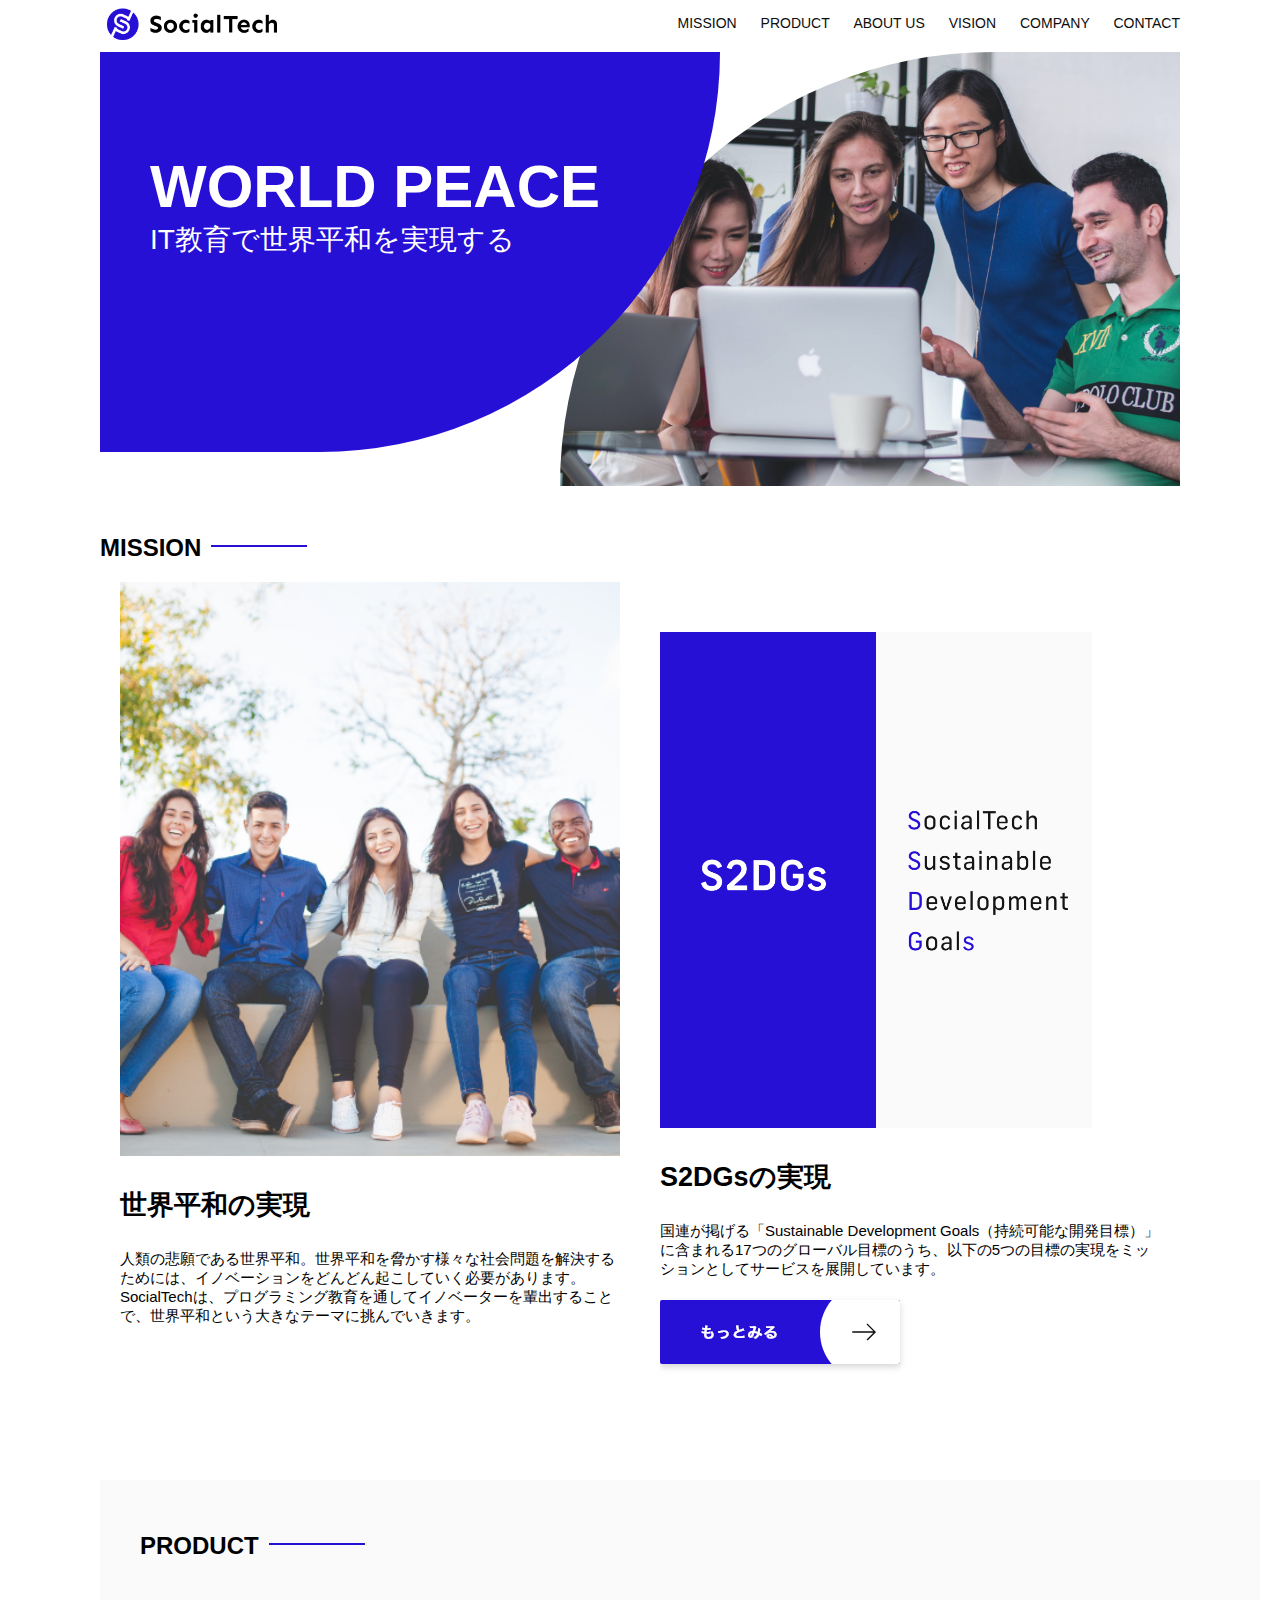
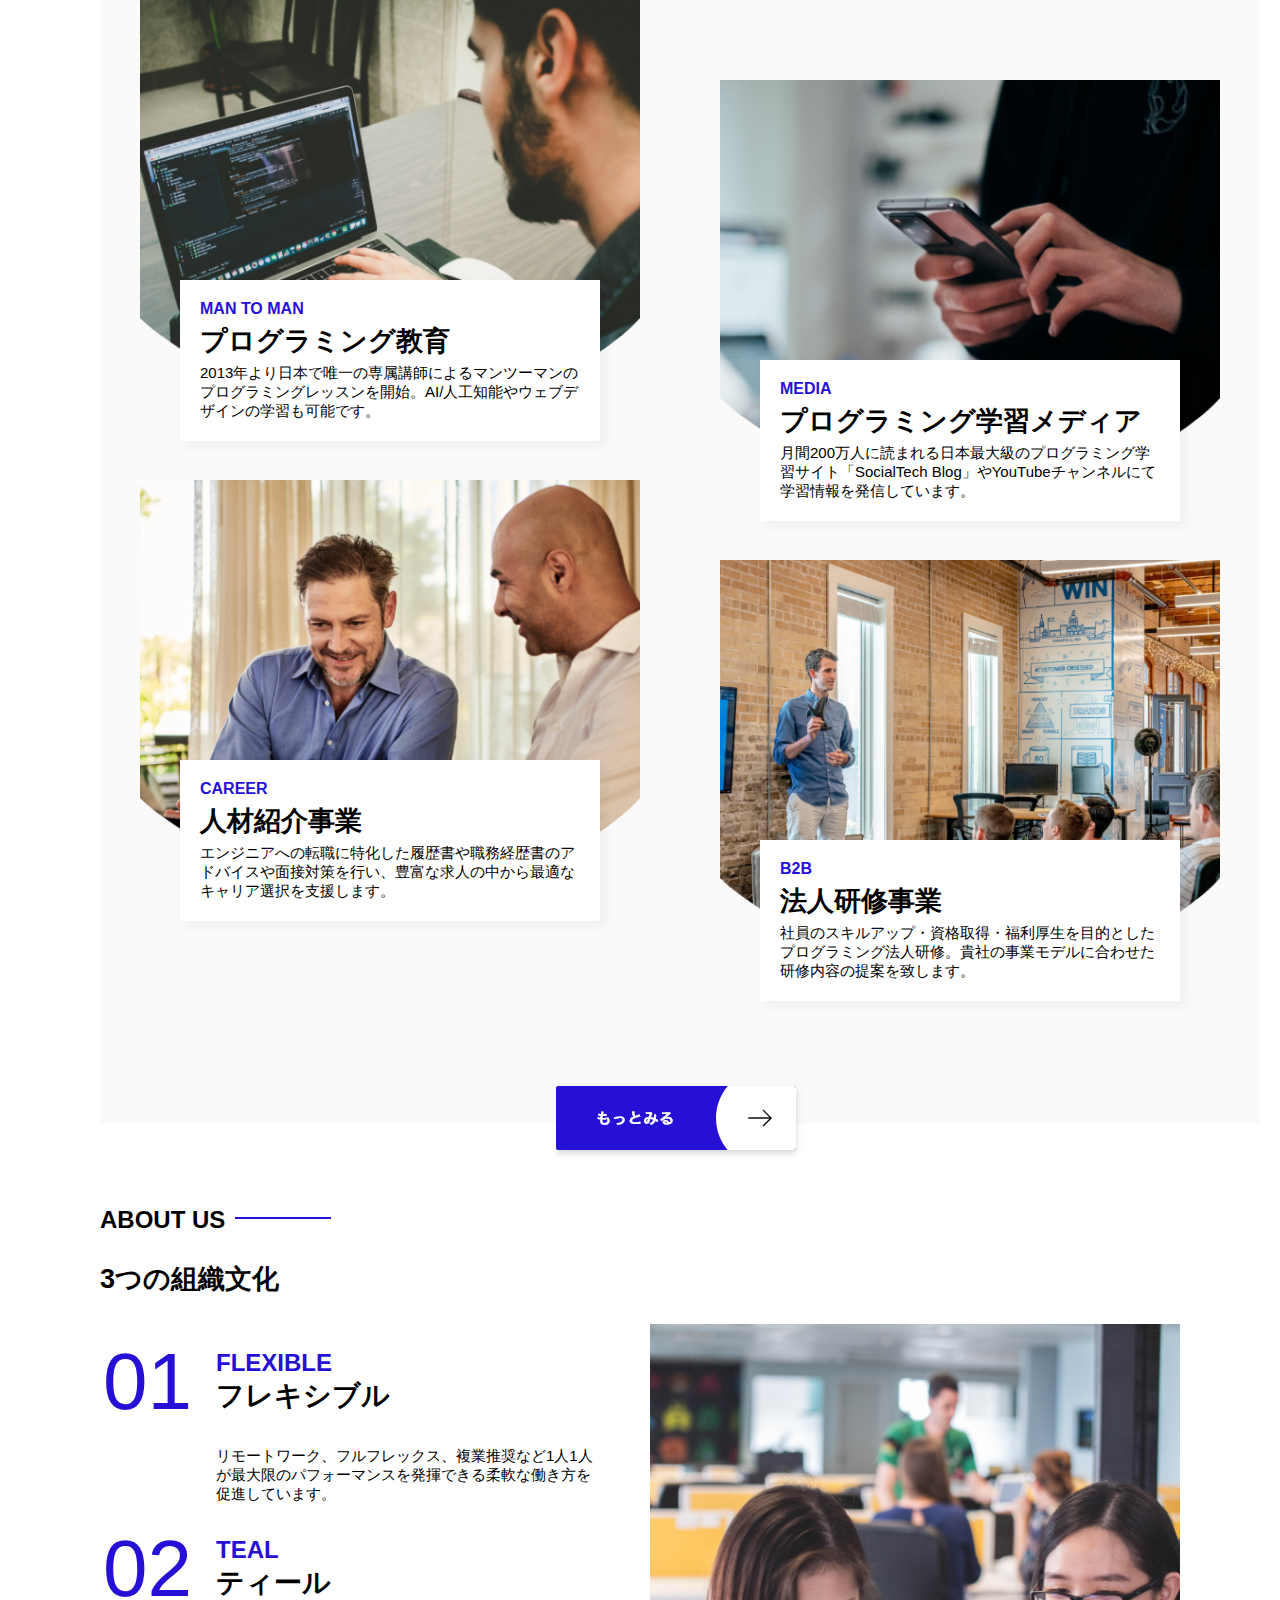
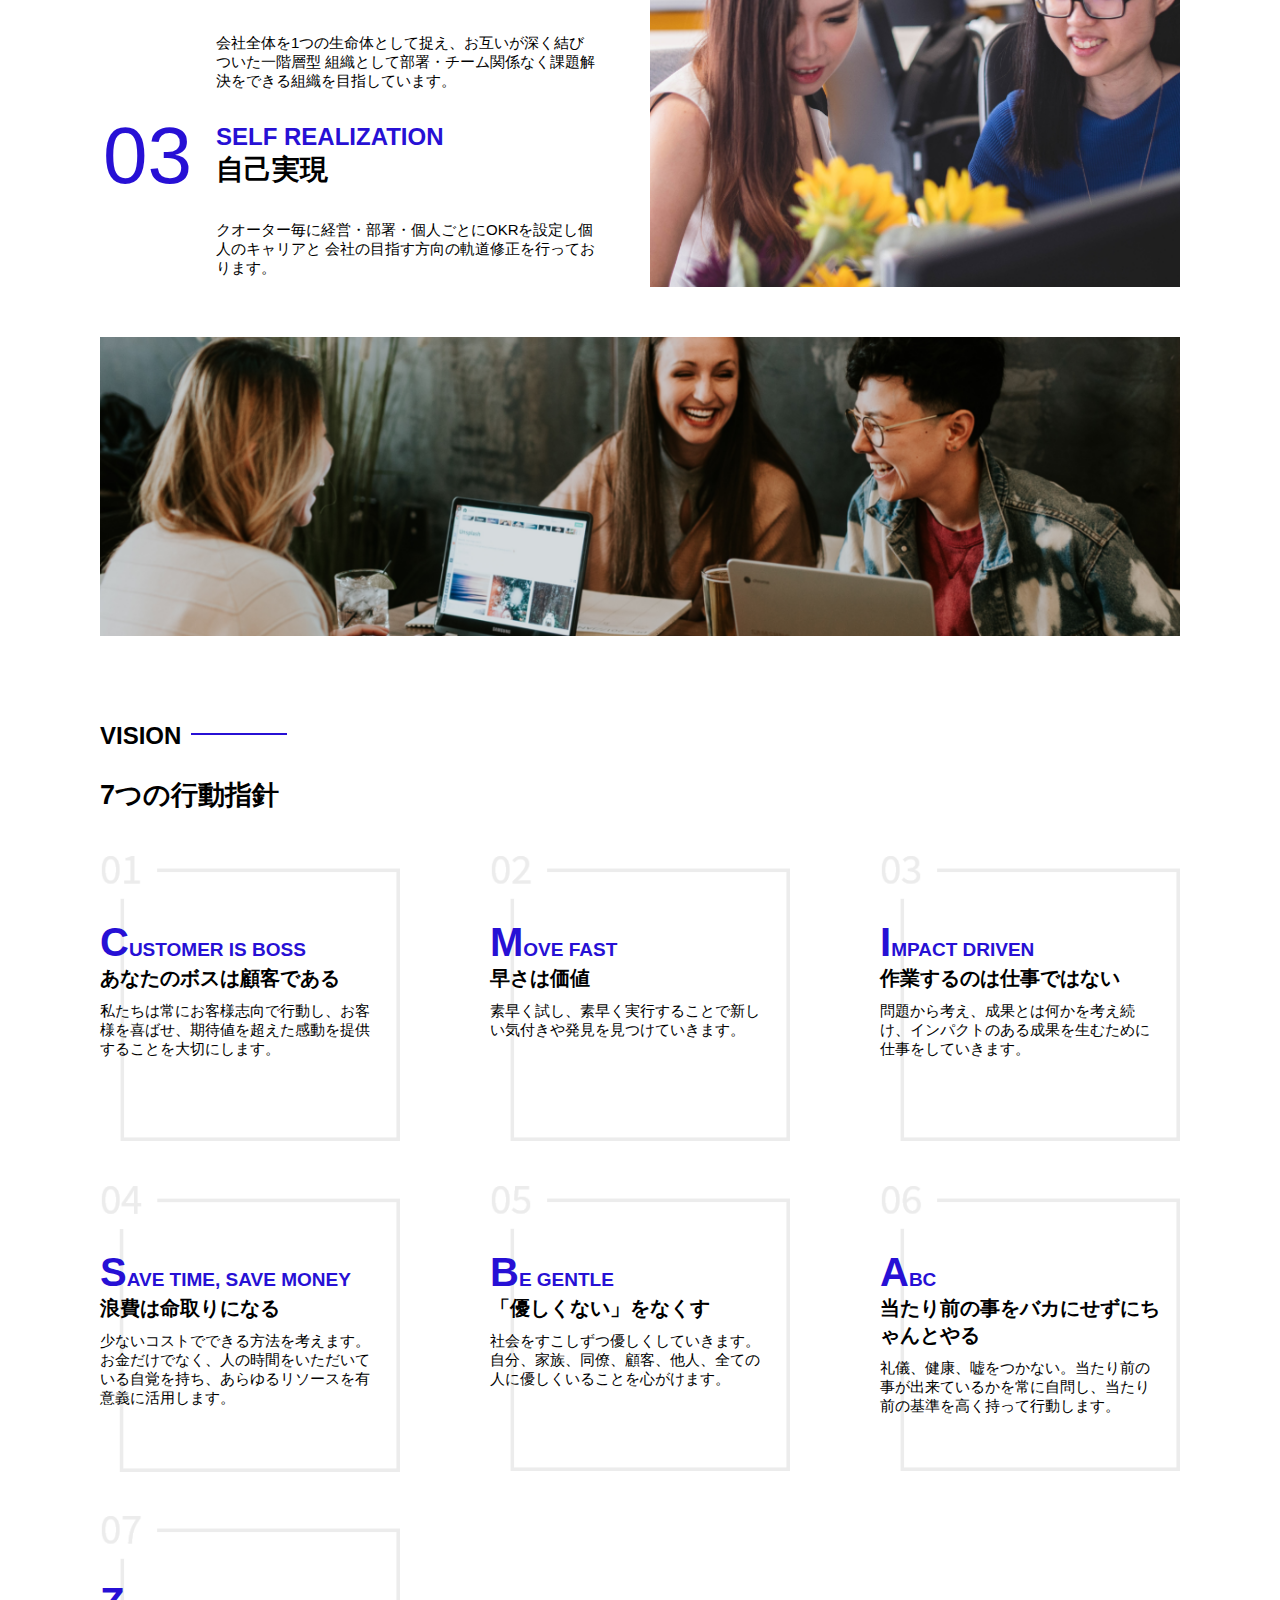
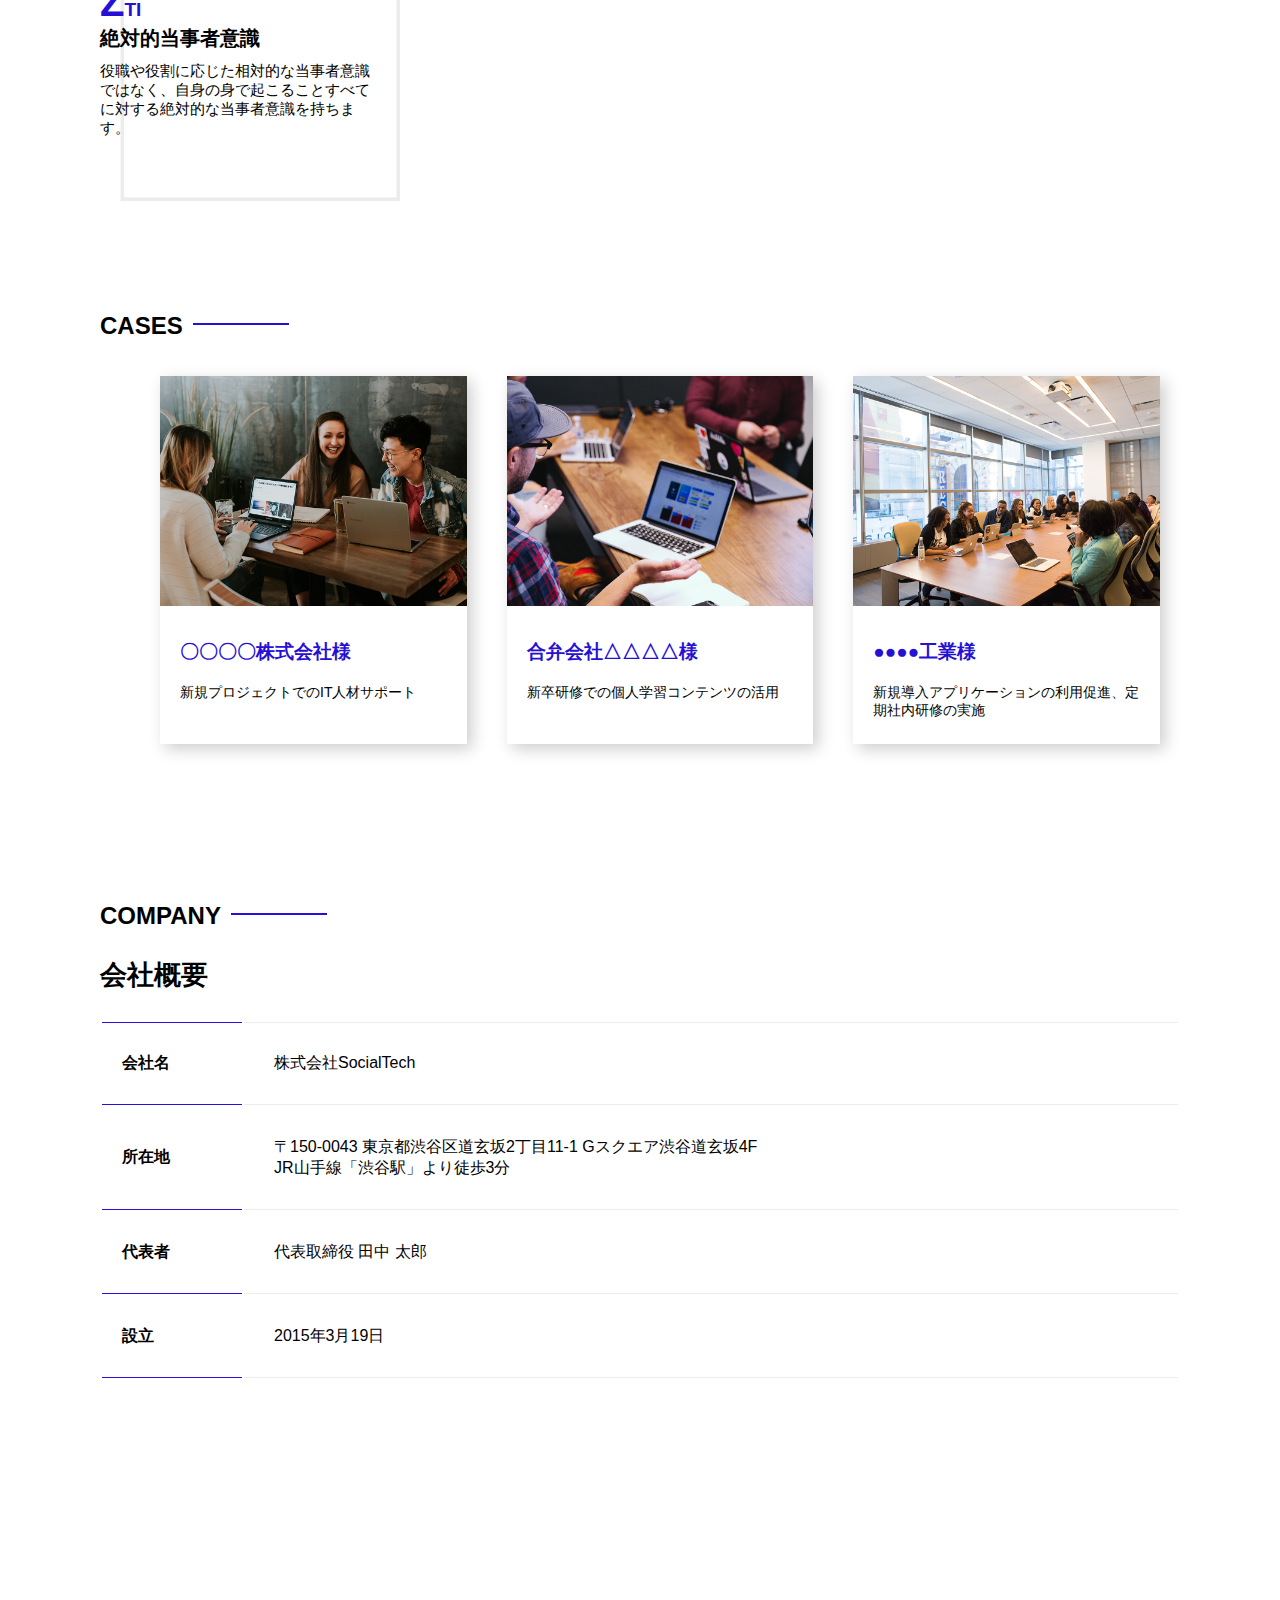
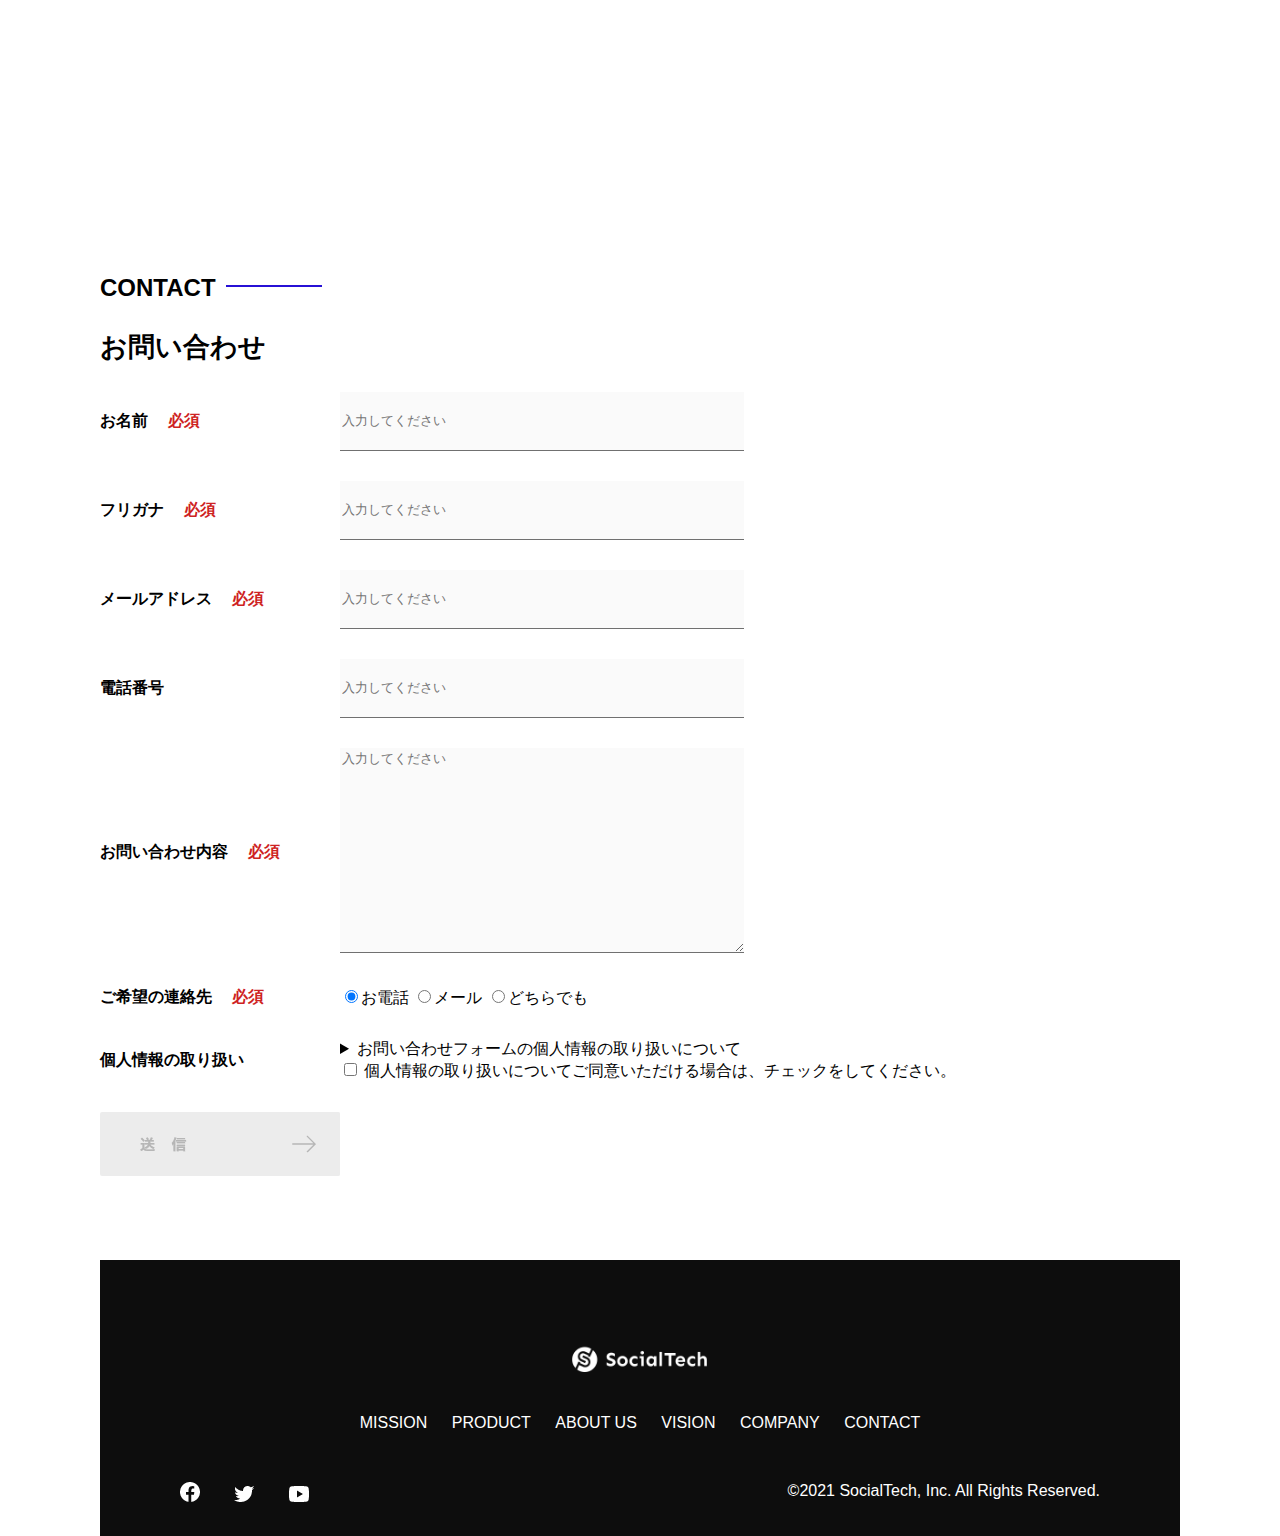
<file: socialtech-kadai_012/index.html>
<!DOCTYPE html>
<html>
  <head>
    <title>SocialTech</title>
    <meta charset="UTF-8" />
    <meta
      name="description"
      content="SocialTechはEdTech業界のリーディングカンパニーを目指します。"
    />
    <meta name="viewport" content="width=device-width, initial-scale=1.0" />
    <link rel="stylesheet" href="style.css" />
  </head>
  <body>
    <!-- ヘッダー -->
    <header>
      <!-- ロゴ -->
      <a href="index.html" id="logo"
        ><img src="images/logo.png" alt="トップページに戻る"
      /></a>

      <!-- PC用ナビゲーション -->
      <nav id="nav-pc">
        <a href="mission.html">MISSION</a>
        <a href="product.html">PRODUCT</a>
        <a href="index.html#aboutus">ABOUT US</a>
        <a href="index.html#vision">VISION</a>
        <a href="index.html#company">COMPANY</a>
        <a href="index.html#contact">CONTACT</a>
      </nav>
    </header>
    <main>
      <article>
        <!-- メインビジュアル -->
        <section id="main-visual">
          <div id="main-message">
            <h1>WORLD PEACE</h1>
            <p>IT教育で世界平和を実現する</p>
          </div>
          <img
            src="images/index/index-main.png"
            alt="PCの周りに集まる多国籍の仲間たち"
          />
        </section>
        <!--ミッション-->
        <section id="mission">
          <h2 class="index-h2">MISSION</h2>
          <div id="mission-flex">
            <div>
              <img
                id="mission-photo"
                src="images/index/index-mission.png"
                alt="屋外のベンチで写真を撮影する多国籍の仲間たち"
              />
              <h3>世界平和の実現</h3>
              <p>
                人類の悲願である世界平和。世界平和を脅かす様々な社会問題を解決するためには、イノベーションをどんどん起こしていく必要があります。SocialTechは、プログラミング教育を通してイノベーターを輩出することで、世界平和という大きなテーマに挑んでいきます。
              </p>
            </div>
            <div>
              <img id="s2dgs" src="images/index/s2dgs.png" alt="S2DGs" />
              <h3>S2DGsの実現</h3>
              <p>
                国連が掲げる「Sustainable Development
                Goals（持続可能な開発目標）」に含まれる17つのグローバル目標のうち、以下の5つの目標の実現をミッションとしてサービスを展開しています。
              </p>
              <a href="mission.html">
                <img src="images/button-more.png" alt="もっとみる" />
              </a>
            </div>
          </div>
        </section>
        <!-- プロダクト -->
        <section id="product">
          <h2 class="index-h2">PRODUCT</h2>
          <div>
            <div id="product-left">
              <div>
                <img
                  class="product-photo"
                  src="images/index/index-mantoman.png"
                  alt="PCでコードを書く男性"
                />
                <div class="product-explain">
                  <span>MAN TO MAN</span>
                  <h3>プログラミング教育</h3>
                  <p>
                    2013年より日本で唯一の専属講師によるマンツーマンのプログラミングレッスンを開始。AI/人工知能やウェブデザインの学習も可能です。
                  </p>
                </div>
              </div>
              <div>
                <img
                  class="product-photo"
                  src="images/index/index-career.png"
                  alt="笑顔で話し合う2人の男性"
                />
                <div class="product-explain">
                  <span>CAREER</span>
                  <h3>人材紹介事業</h3>
                  <p>
                    エンジニアへの転職に特化した履歴書や職務経歴書のアドバイスや面接対策を行い、豊富な求人の中から最適なキャリア選択を支援します。
                  </p>
                </div>
              </div>
            </div>
            <div id="product-right">
              <div>
                <img
                  class="product-photo"
                  src="images/index/index-media.png"
                  alt="スマートフォンを操作する人"
                />
                <div class="product-explain">
                  <span>MEDIA</span>
                  <h3>プログラミング学習メディア</h3>
                  <p>
                    月間200万人に読まれる日本最大級のプログラミング学習サイト「SocialTech
                    Blog」やYouTubeチャンネルにて学習情報を発信しています。
                  </p>
                </div>
              </div>
              <div>
                <img
                  class="product-photo"
                  src="images/index/index-b2b.png"
                  alt="講演中の男性とそれを聴く人々"
                />
                <div class="product-explain">
                  <span>B2B</span>
                  <h3>法人研修事業</h3>
                  <p>
                    社員のスキルアップ・資格取得・福利厚生を目的としたプログラミング法人研修。貴社の事業モデルに合わせた研修内容の提案を致します。
                  </p>
                </div>
              </div>
            </div>
          </div>
          <div>
            <a id="product-more" href="product.html">
              <img src="images/button-more.png" alt="もっとみる" />
            </a>
          </div>
        </section>
        <!---ABOUT US-->
        <section id="aboutus">
          <h2 class="index-h2">ABOUT US</h2>
          <h3>3つの組織文化</h3>
          <div>
            <table class="culture-table">
              <tr>
                <td>
                  <span class="culture-num">01</span>
                </td>
                <td>
                  <span class="culture-en">FLEXIBLE</span>
                  <span class="culture-jp">フレキシブル</span>
                </td>
              </tr>
              <tr>
                <td>
                  <!--空のセル-->
                </td>
                <td>
                  <p class="culture-description">
                    リモートワーク、フルフレックス、複業推奨など1人1人が最大限のパフォーマンスを発揮できる柔軟な働き方を促進しています。
                  </p>
                </td>
              </tr>
              <tr>
                <td>
                  <span class="culture-num">02</span>
                </td>
                <td>
                  <span class="culture-en">TEAL</span>
                  <span class="culture-jp">ティール</span>
                </td>
              </tr>
              <tr>
                <td>
                  <!--空のセル-->
                </td>
                <td>
                  <p class="culture-description">
                    会社全体を1つの生命体として捉え、お互いが深く結びついた一階層型
                    組織として部署・チーム関係なく課題解決をできる組織を目指しています。
                  </p>
                </td>
              </tr>
              <tr>
                <td>
                  <span class="culture-num">03</span>
                </td>
                <td>
                  <span class="culture-en">SELF REALIZATION</span>
                  <span class="culture-jp">自己実現</span>
                </td>
              </tr>
              <tr>
                <td>
                  <!--空のセル-->
                </td>
                <td>
                  <p class="culture-description">
                    クオーター毎に経営・部署・個人ごとにOKRを設定し個人のキャリアと
                    会社の目指す方向の軌道修正を行っております。
                  </p>
                </td>
              </tr>
            </table>
            <img
              class="culture-img"
              src="images/index/index-aboutus1.png"
              alt="笑顔で話し合う2人の女性"
            />
          </div>
          <img
            class="culture-img2"
            src="images/index/index-aboutus2.png"
            alt="笑顔で話し合う3人の男女"
          />
        </section>
        <!-- VISION -->
        <section id="vision">
          <h2 class="index-h2">VISION</h2>
          <h3>7つの行動指針</h3>
          <div>
            <div class="vision-box">
              <img src="images/index/vision-01.png" alt="01" />
              <span>
                <h4>CUSTOMER IS BOSS</h4>
                <h5>あなたのボスは顧客である</h5>
                <p>
                  私たちは常にお客様志向で行動し、お客様を喜ばせ、期待値を超えた感動を提供することを大切にします。
                </p>
              </span>
            </div>
            <div class="vision-box">
              <img src="images/index/vision-02.png" alt="02" />
              <span>
                <h4>MOVE FAST</h4>
                <h5>早さは価値</h5>
                <p>
                  素早く試し、素早く実行することで新しい気付きや発見を見つけていきます。
                </p>
              </span>
            </div>
            <div class="vision-box">
              <img src="images/index/vision-03.png" alt="03" />
              <span>
                <h4>IMPACT DRIVEN</h4>
                <h5>作業するのは仕事ではない</h5>
                <p>
                  問題から考え、成果とは何かを考え続け、インパクトのある成果を生むために仕事をしていきます。
                </p>
              </span>
            </div>
            <div class="vision-box">
              <img src="images/index/vision-04.png" alt="04" />
              <span>
                <h4>SAVE TIME, SAVE MONEY</h4>
                <h5>浪費は命取りになる</h5>
                <p>
                  少ないコストでできる方法を考えます。お金だけでなく、人の時間をいただいている自覚を持ち、あらゆるリソースを有意義に活用します。
                </p>
              </span>
            </div>
            <div class="vision-box">
              <img src="images/index/vision-05.png" alt="05" />
              <span>
                <h4>BE GENTLE</h4>
                <h5>「優しくない」をなくす</h5>
                <p>
                  社会をすこしずつ優しくしていきます。自分、家族、同僚、顧客、他人、全ての人に優しくいることを心がけます。
                </p>
              </span>
            </div>
            <div class="vision-box">
              <img src="images/index/vision-06.png" alt="06" />
              <span>
                <h4>ABC</h4>
                <h5>当たり前の事をバカにせずにちゃんとやる</h5>
                <p>
                  礼儀、健康、嘘をつかない。当たり前の事が出来ているかを常に自問し、当たり前の基準を高く持って行動します。
                </p>
              </span>
            </div>
            <div class="vision-box">
              <img src="images/index/vision-07.png" alt="07" />
              <span>
                <h4>ZTI</h4>
                <h5>絶対的当事者意識</h5>
                <p>
                  役職や役割に応じた相対的な当事者意識ではなく、自身の身で起こることすべてに対する絶対的な当事者意識を持ちます。
                </p>
              </span>
            </div>
        <section id="cases">
          <h2 class="index-h2">CASES</h2>
          <ul>
            <li class="case-card">
              <img src="images/index/case-1.png" class="case-photo">
              <div class="case-info">
               <h3 class="case-name">〇〇〇〇株式会社様</h3>
               <p class="case-content">新規プロジェクトでのIT人材サポート</p>
              </div>
            </li>
            <li class="case-card">
              <img src="images/index/case-2.png" class="case-photo">
              <div class="case-info">
                <h3 class="case-name">合弁会社△△△△様</h3>
                <p class="case-content">新卒研修での個人学習コンテンツの活用</p>
              </div>
            </li>
            <li class="case-card">
              <img src="images/index/case-3.png" class="case-photo">
              <div class="case-info">
                <h3 class="case-name">●●●●工業様</h3>
                <p class="case-content">新規導入アプリケーションの利用促進、定期社内研修の実施</p>
              </div> 
            </li>
          </ul>
        </div>
        </section>
          </div>
        </section>
        <!-- CASES -->

        <!-- COMPANY -->
        <section id="company">
          <h2 class="index-h2">COMPANY</h2>
          <h3>会社概要</h3>
          <table id="company-table">
            <tr>
              <th class="tableheader-first">会社名</th>
              <td class="cell-first">株式会社SocialTech</td>
            </tr>
            <tr>
              <th class="tableheader">所在地</th>
              <td class="cell">
                〒150-0043 東京都渋谷区道玄坂2丁目11-1 Gスクエア渋谷道玄坂4F<br />JR山手線「渋谷駅」より徒歩3分
              </td>
            </tr>
            <tr>
              <th class="tableheader">代表者</th>
              <td class="cell">代表取締役 田中 太郎</td>
            </tr>
            <tr>
              <th class="tableheader">設立</th>
              <td class="cell">2015年3月19日</td>
            </tr>
          </table>
          <iframe
            src="https://www.google.com/maps/embed?pb=!1m18!1m12!1m3!1d3241.7759544892483!2d139.69399665123464!3d35.65789123876098!2m3!1f0!2f0!3f0!3m2!1i1024!2i768!4f13.1!3m3!1m2!1s0x60188caa0042e8d1%3A0xba130bea826a7aa2!2z44CSMTUwLTAwNDMg5p2x5Lqs6YO95riL6LC35Yy66YGT546E5Z2C77yS5LiB55uu77yR77yR4oiS77yR!5e0!3m2!1sja!2sjp!4v1636872991912!5m2!1sja!2sjp"
            style="border: 0"
            allowfullscreen=""
            loading="lazy"
          >
          </iframe>
        </section>
        <!-- お問い合わせフォーム -->
        <section id="contact">
          <h2 class="index-h2">CONTACT</h2>
          <h3>お問い合わせ</h3>
          <form>
            <div>
              <div class="contact-heading">
                <label class="contact-label"
                  >お名前<span class="contact-span">必須</span></label>
              </div>
              <div class="contact-form">
                <input
                  type="text"
                  name="name"
                  placeholder="入力してください"
                  class="contact-textbox"/>
              </div>
            </div>
            <div>
              <div class="contact-heading">
                <label class="contact-label"
                  >フリガナ<span class="contact-span">必須</span></label>
              </div>
              <div>
                <input
                  type="text"
                  name="hurigana"
                  placeholder="入力してください"
                  class="contact-textbox">
              </div>
            </div>
            <div>
              <div class="contact-heading">
                <label class="contact-label">
                  メールアドレス<span class="contact-span">必須</span></label>
              </div>
              <div>
                <input
                  type="text"
                  name="email"
                  placeholder="入力してください"
                  class="contact-textbox">
              </div>
            </div>
            <div>
              <div class="contact-heading">
                <label class="contact-label">電話番号</label>
              </div>
              <div>
                <input
                  type="text"
                  name="tel"
                  placeholder="入力してください"
                  class="contact-textbox">
              </div>
            </div>
            <div>
              <div class="contact-heading">
                <label class="contact-label"
                  >お問い合わせ内容<span class="contact-span">必須</span></label>
              </div>
              <div>
                <textarea
                  class="contact-textarea"
                  placeholder="入力してください"
                  name="message"></textarea>
              </div>
            </div>
            <div>
              <div class="contact-heading">
                <label class="contact-label"
                  >ご希望の連絡先<span class="contact-span">必須</span></label>
              </div>
              <div>
                <input
                  class="radiobutton"
                  type="radio"
                  value="tel"
                  name="contact"
                  checked
                /><label>お電話</label>
                <input
                  class="radiobutton"
                  type="radio"
                  value="mail"
                  name="contact"
                /><label>メール</label>
                <input
                  class="radiobutton"
                  type="radio"
                  value="both"
                  name="contact"
                /><label>どちらでも</label>
              </div>
            </div>
            <div>
              <div class="contact-heading">
                <label class="contact-label">個人情報の取り扱い</label>
              </div>
              <div>
                <details>
                  <summary>
                    お問い合わせフォームの個人情報の取り扱いについて
                  </summary>
                  <div>
                    <span>１．組織の名称又は氏名</span><br />
                    株式会社SocialTech<br /><br />
                    <span
                      >２．個人情報保護管理者（若しくはその代理人）の氏名又は職名、所属及び連絡先
                      鈴木 一郎 コーポレート部</span
                    ><br />
                    メールアドレス：support@socialtech.net<br />
                    TEL：03-xxxx-xxxx<br />
                    <span>３．個人情報の利用目的</span><br />
                    ・本サービス及び本サービスに関連する情報の提供又はそれらに関する連絡のため<br />
                    ・ユーザーの本人確認のため<br />
                    ・当社サービスのご案内のため<br />
                    ・当社の商品等の広告または宣伝（電子メールによるものを含むものとします。）<br /><br />
                    <span>４．個人情報の取り扱い業務の委託</span><br />
                    個人情報の取扱業務の全部または一部を外部に業務委託する場合があります。<br />
                    その際、弊社は、個人情報を適切に保護できる管理体制を敷き実行していることを条件として<br />
                    委託先を厳選したうえで、機密保持契約を委託先と締結し、お客様の個人情報を厳密に管理させます。<br /><br />
                    <span>５．個人情報の開示等の請求</span><br />
                    お客様は、弊社に対してご自身の個人情報の開示等（利用目的の通知、開示、内容の訂正・追加・削除、利用の停止または消去、第三者への提供の停止）に関して、当社問合わせ窓口に申し出ることができます。<br />
                    その際、弊社はお客様ご本人を確認させていただいたうえで、合理的な期間内に対応いたします。<br /><br />
                    なお、個人情報に関する弊社問合わせ先は、次の通りです。<br /><br />
                    株式会社SocialTech　個人情報問合せ窓口<br />
                    〒150-0043　東京都渋谷区道玄坂2丁目11-1 Ｇスクエア渋谷道玄坂
                    4F<br />
                    メールアドレス：support@socialtech.net　TEL：03-xxxx-xxxx<br /><br />
                    <span>６．個人情報を提供されることの任意性について</span
                    ><br /><br />
                    お客様がご自身の個人情報を弊社に提供されるか否かは、お客様のご判断によりますが、もしご提供されない場合には、適切なサービスが提供できない場合がありますので予めご了承ください。
                  </div>
                </details>
                <input type="checkbox" name="agree" />
                <span
                  >個人情報の取り扱いについてご同意いただける場合は、チェックをしてください。</span
                >
              </div>
            </div>
            <input
              type="image"
              value="Submit"
              src="images/button-submit.png"
              alt="送信する"
            />
          </form>
        </section>
      </article>
      <footer>
        <div id="footer-logo">
          <img src="images/logo-sp.png" alt="SocialTech" />
        </div>
        <div id="footer-link">
          <a href="mission.html">MISSION</a>
          <a href="product.html">PRODUCT</a>
          <a href="index.html#aboutus">ABOUT US</a>
          <a href="index.html#vision">VISION</a>
          <a href="index.html#company">COMPANY</a>
          <a href="index.html#contact">CONTACT</a>
        </div>
        <div id="sns-footer">
          <a href="https://www.facebook.com/sejuku2013"
            ><img src="images/button-facebook.png" alt="Facebookのリンク"
          /></a>
          <a href="https://twitter.com/samuraijuku"
            ><img src="images/button-twitter.png" alt="Twitterのリンク"
          /></a>
          <a href="https://www.youtube.com/channel/UCCFOQO5aDK0xXam4cUQXT8g"
            ><img src="images/button-youtube.png" alt="YouTubeのリンク"
          /></a>
          <span id="copyright"
            >&copy;2021 SocialTech, Inc. All Rights Reserved.
          </span>
        </div>
      </footer>
    </main>
  </body>
</html>
</file>
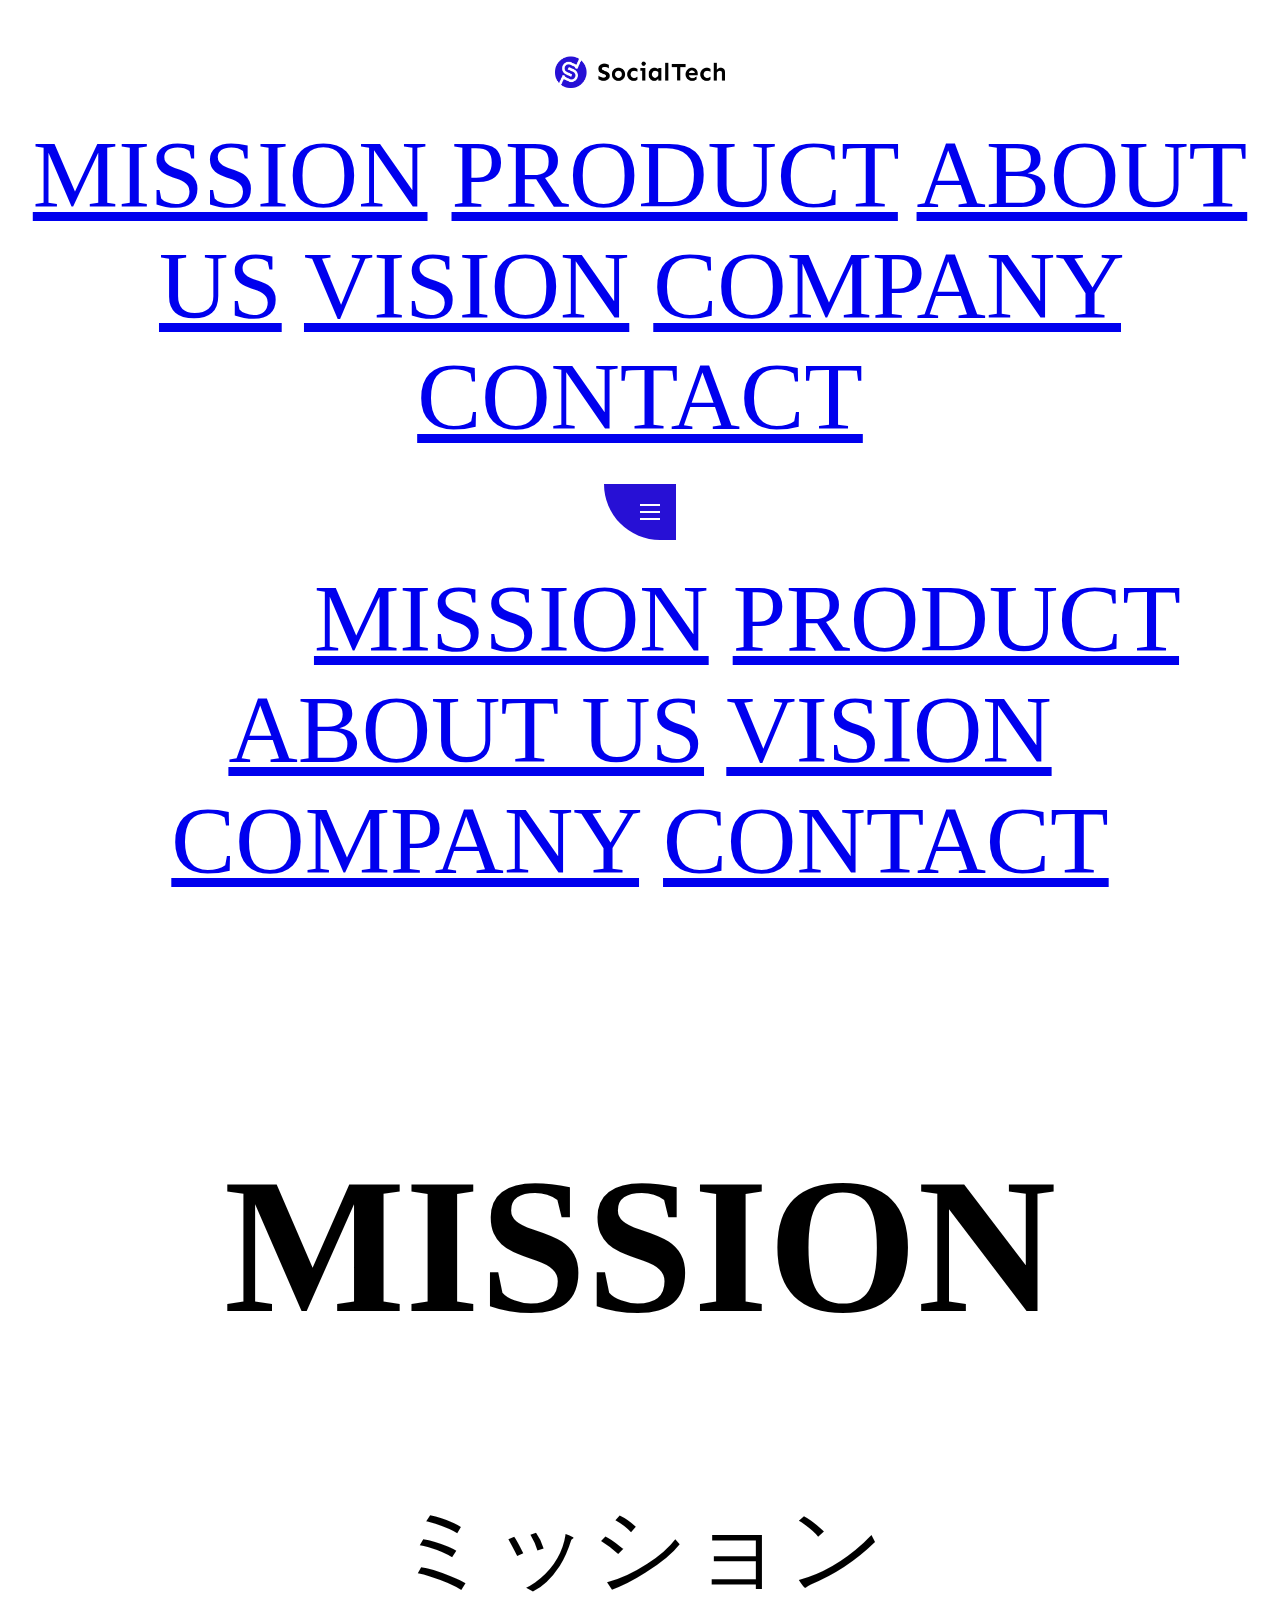
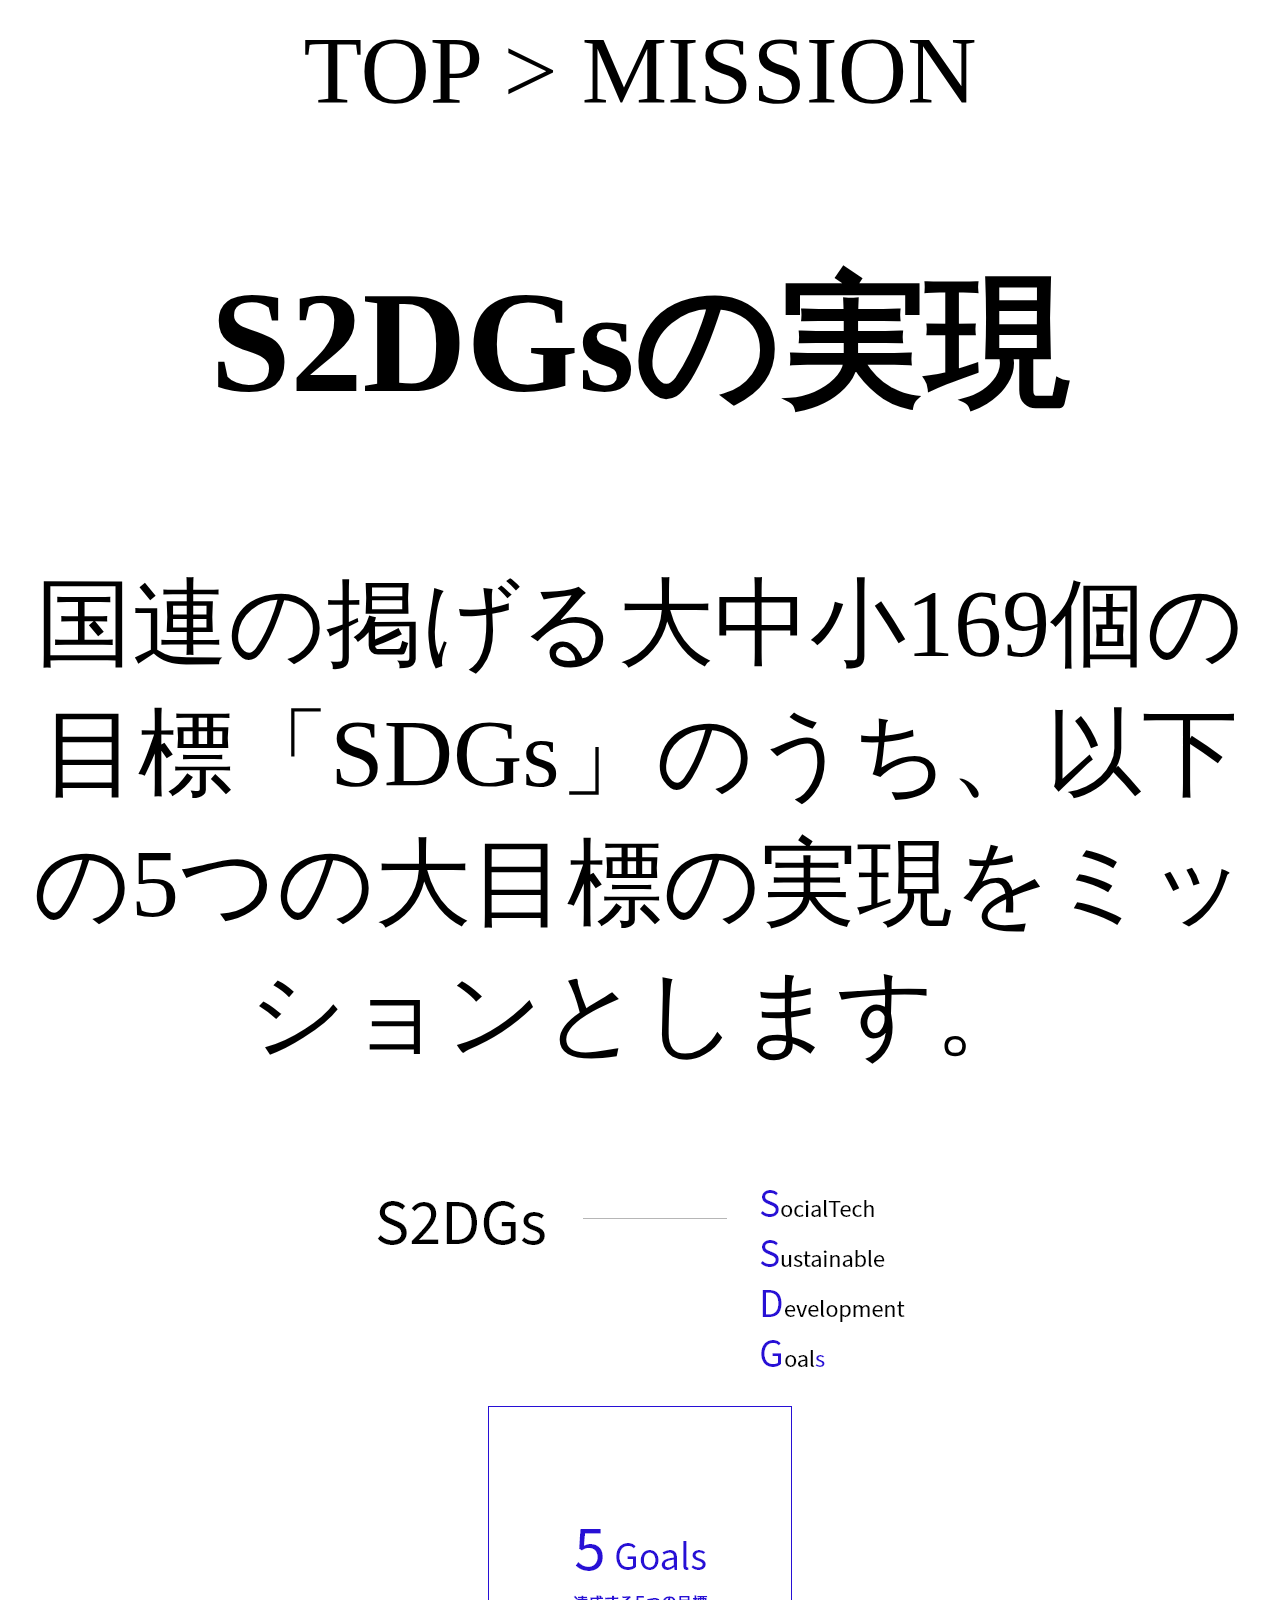
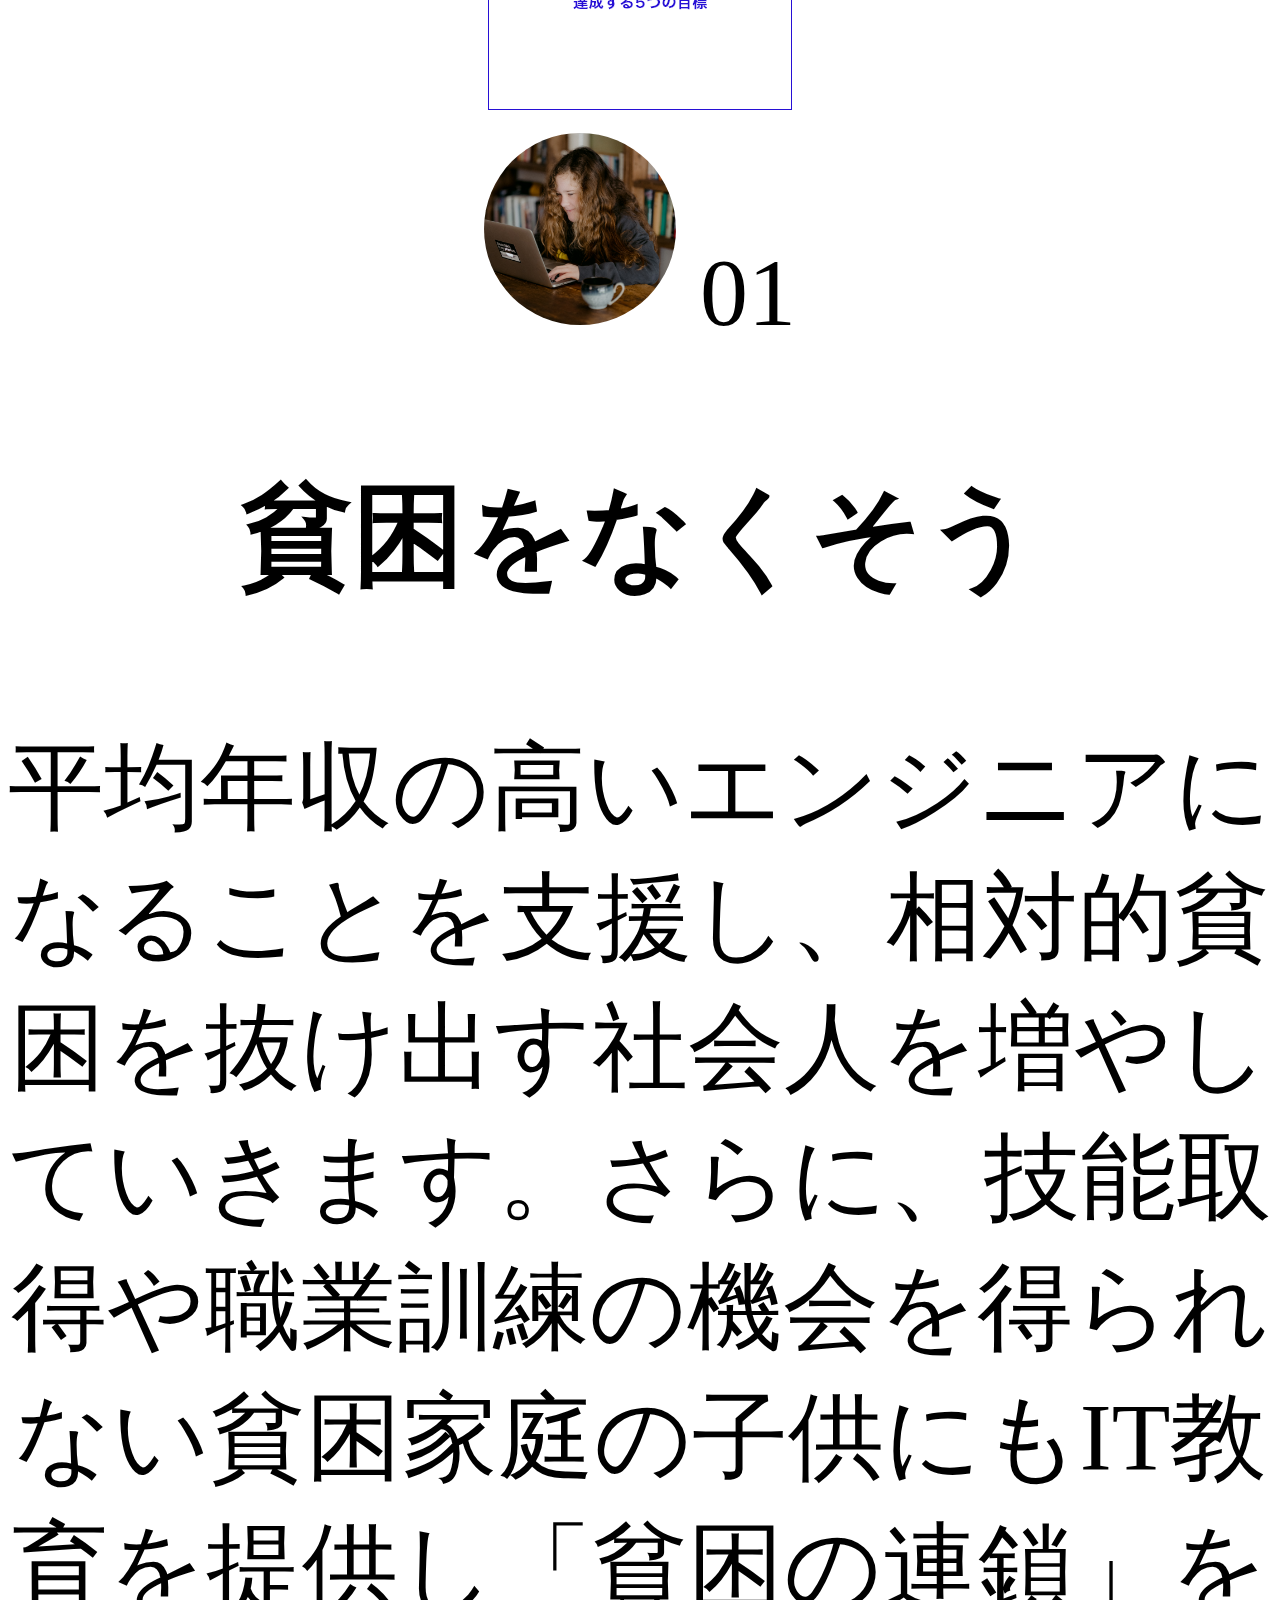
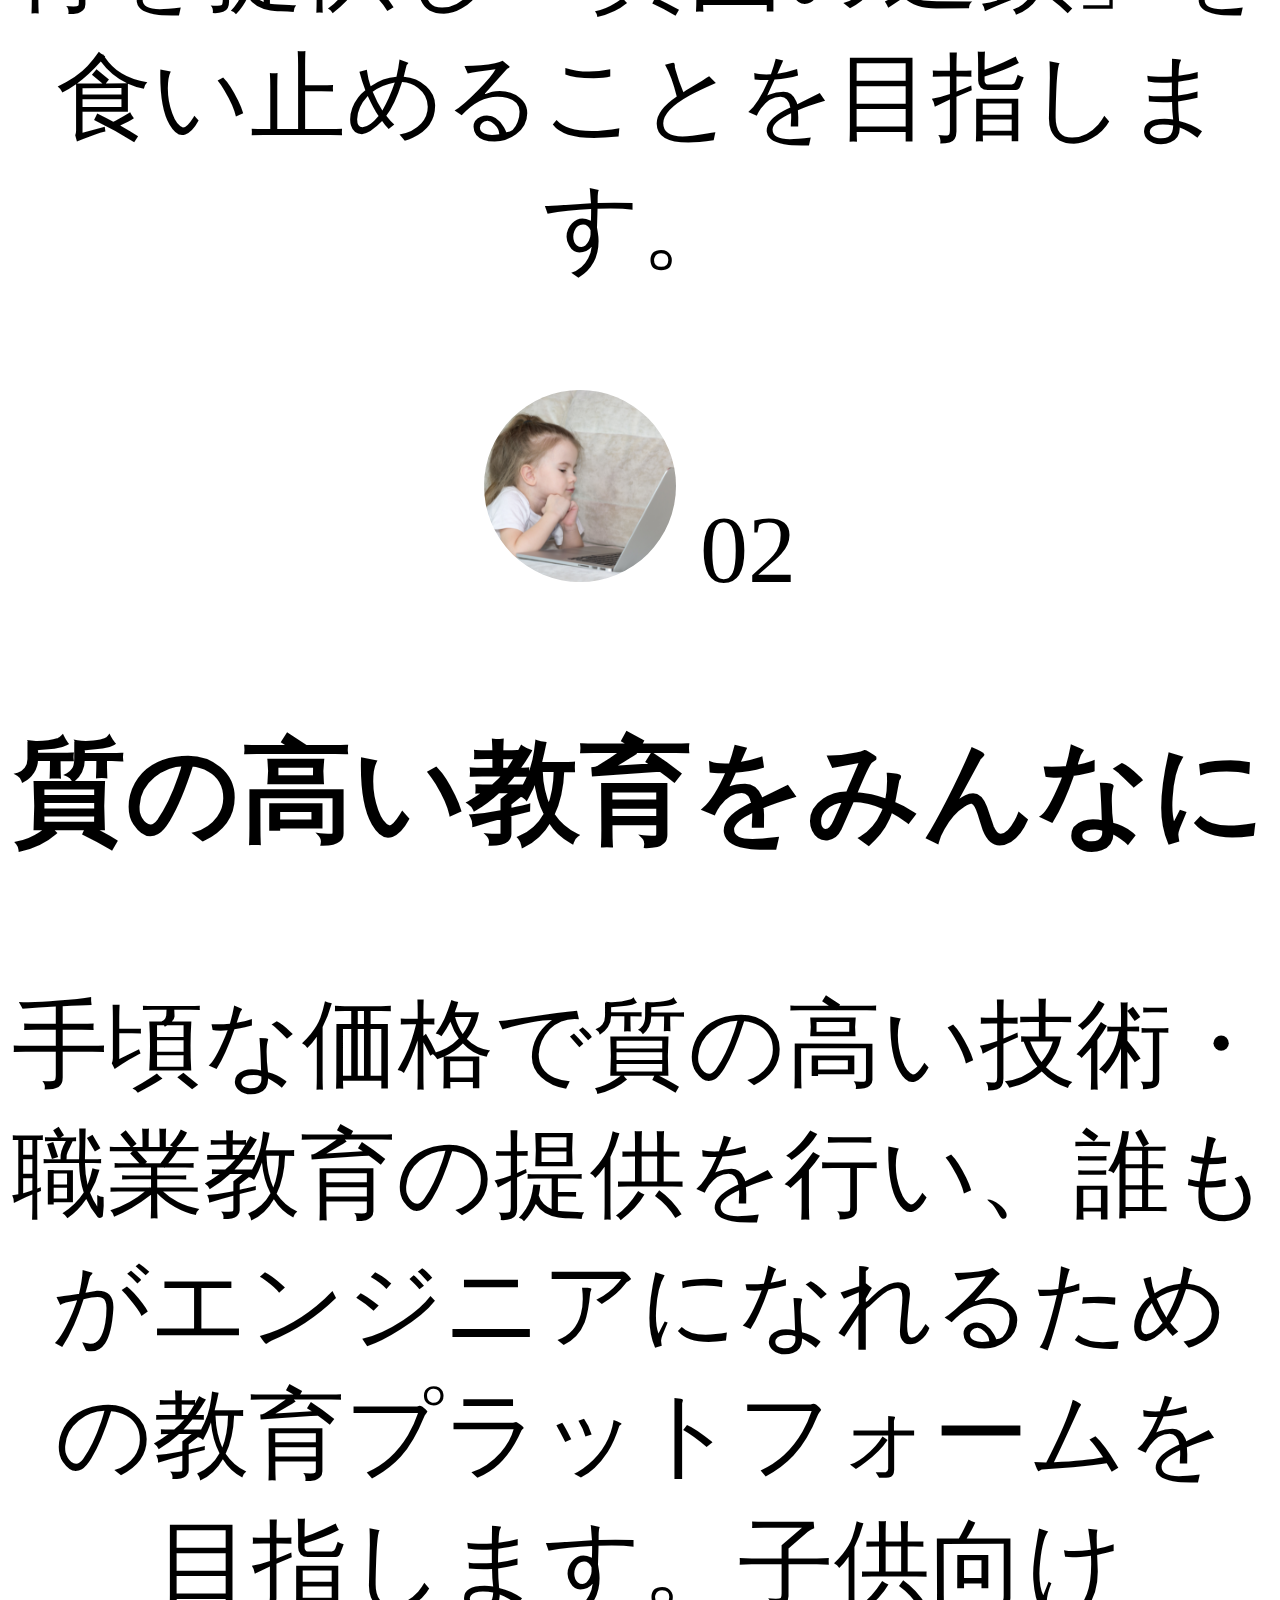
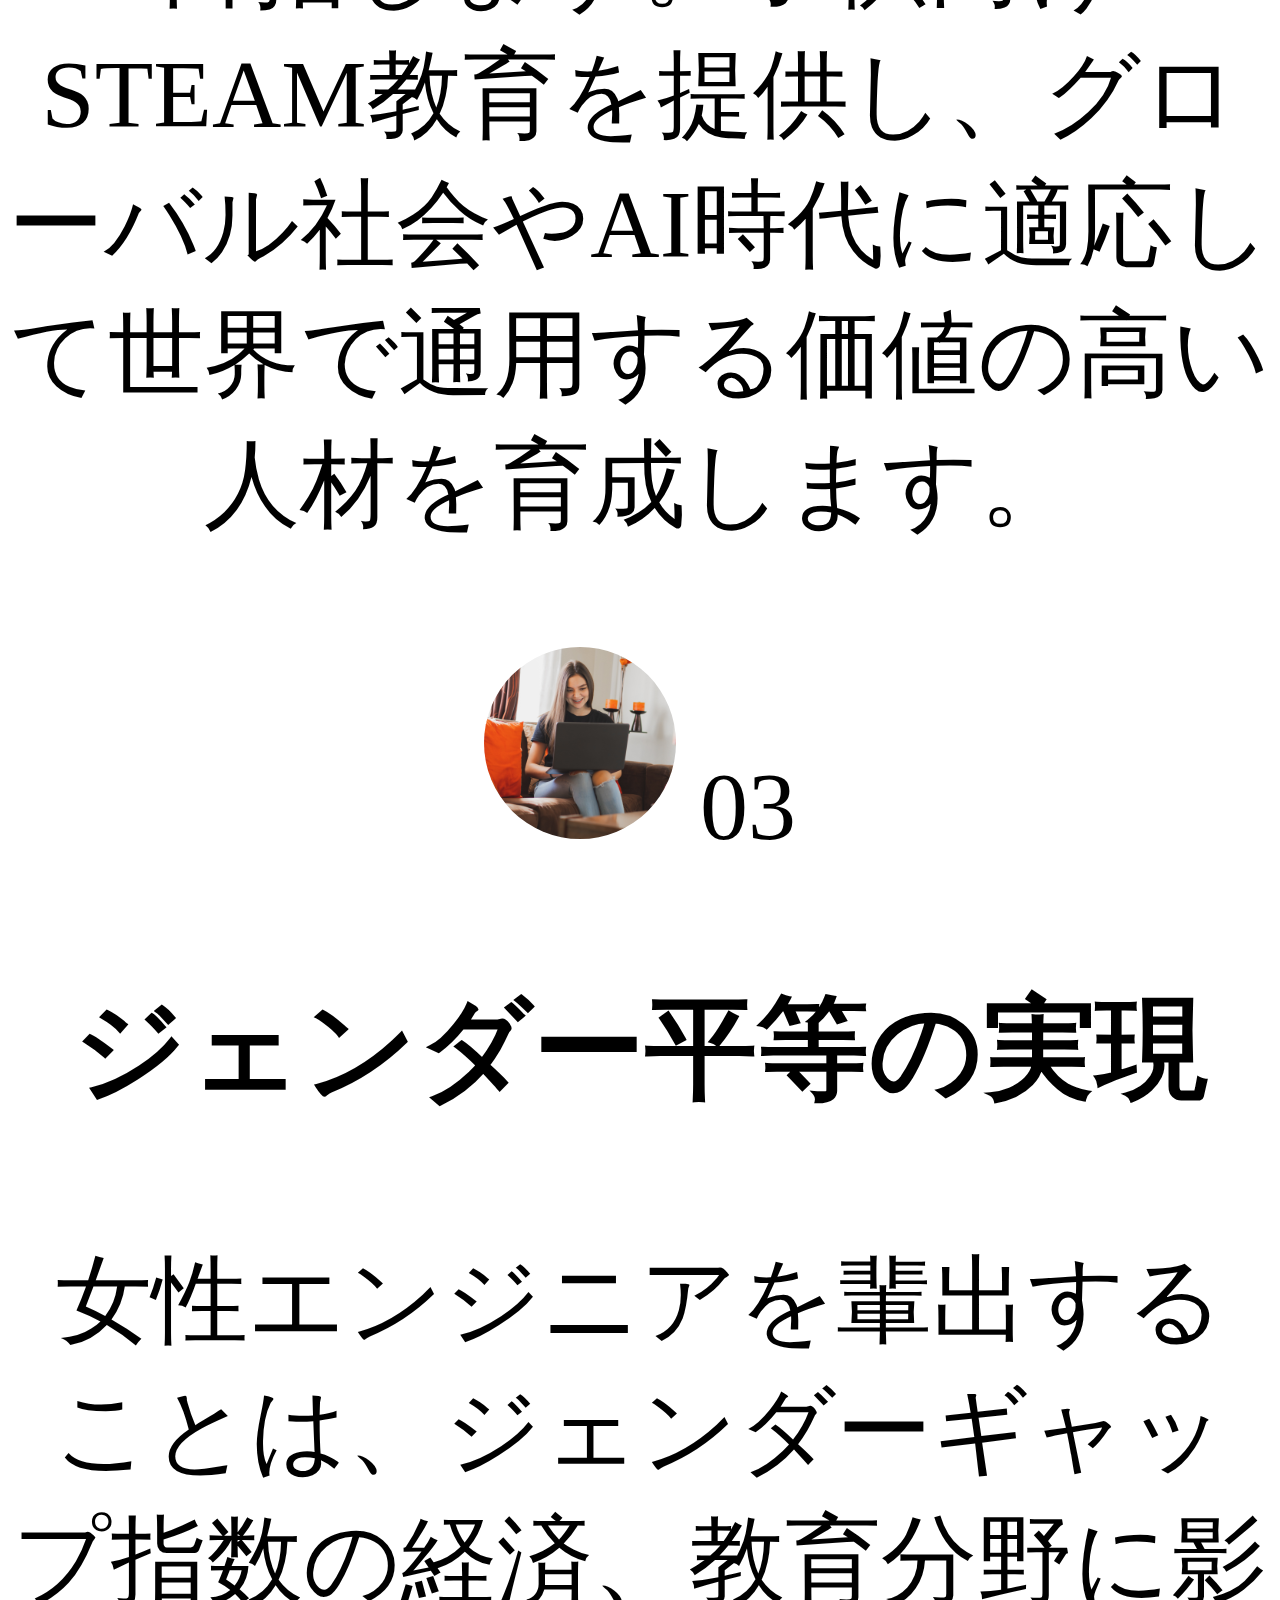
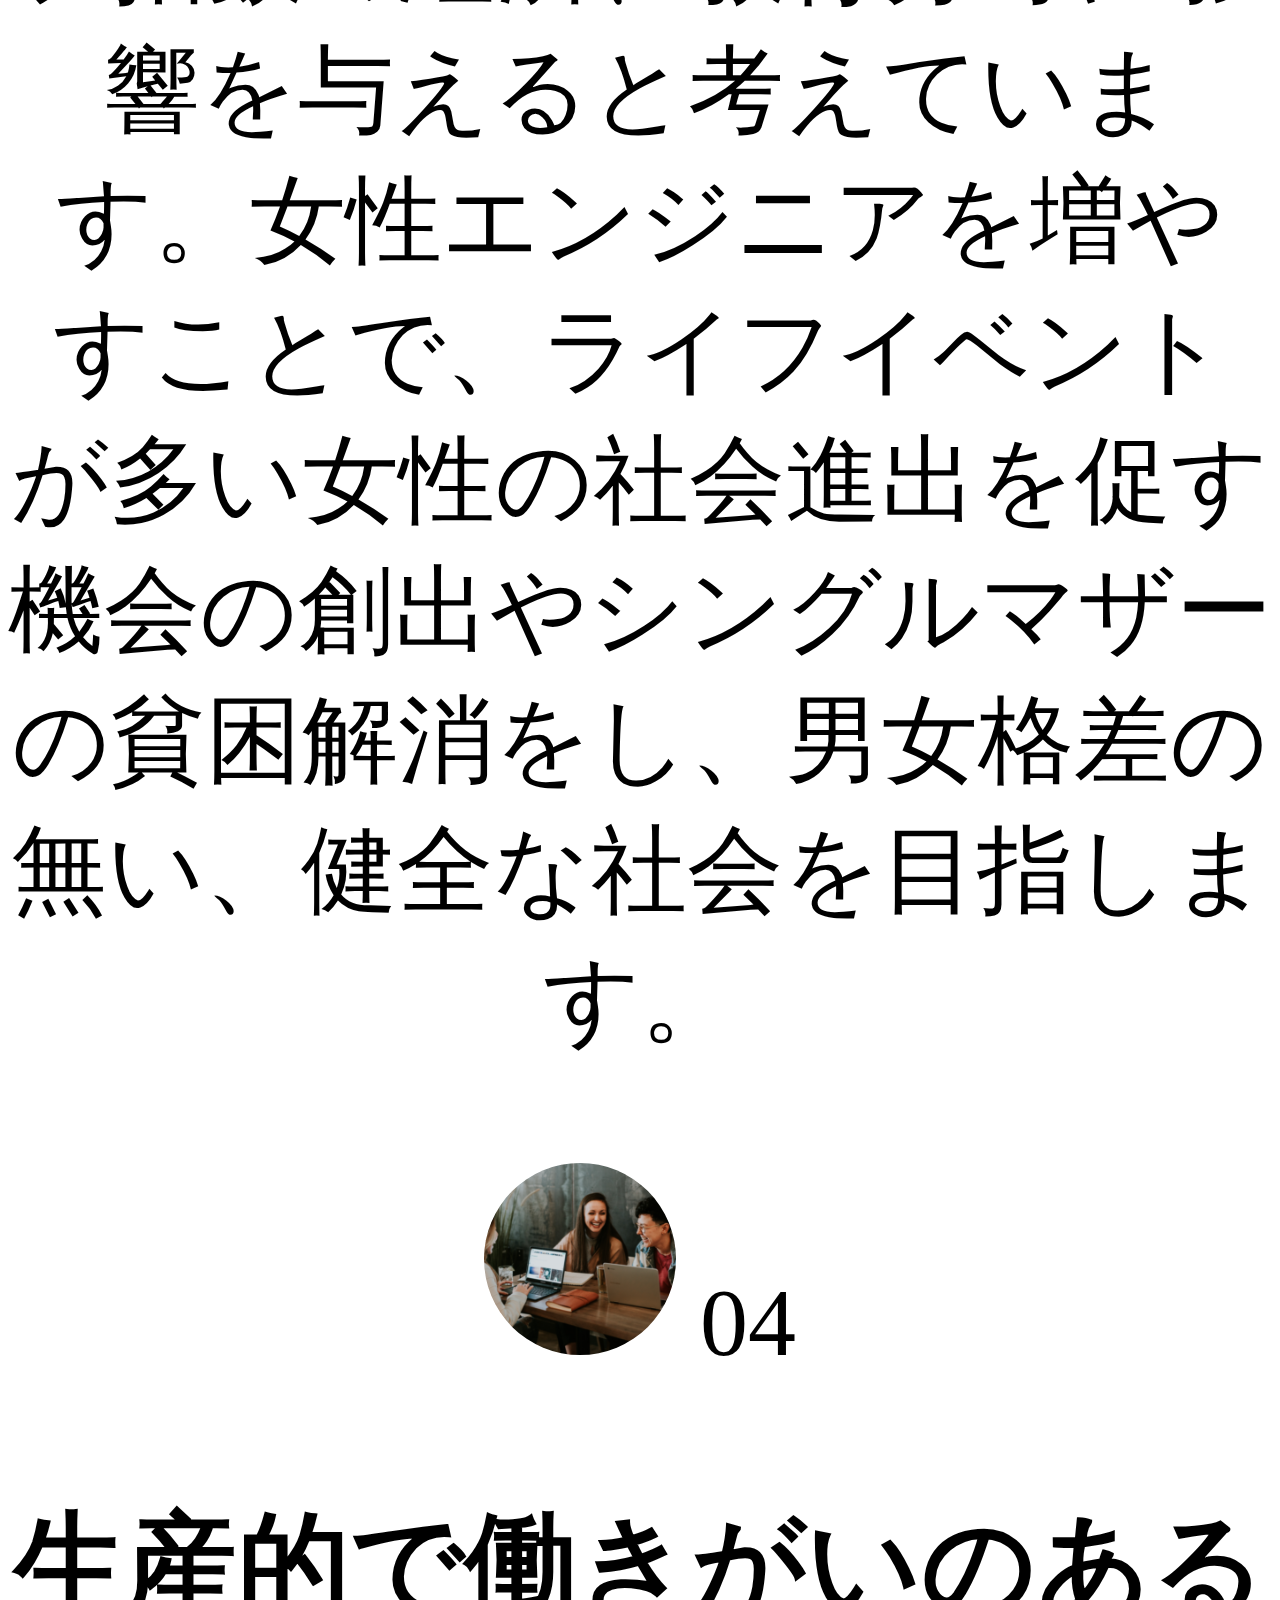
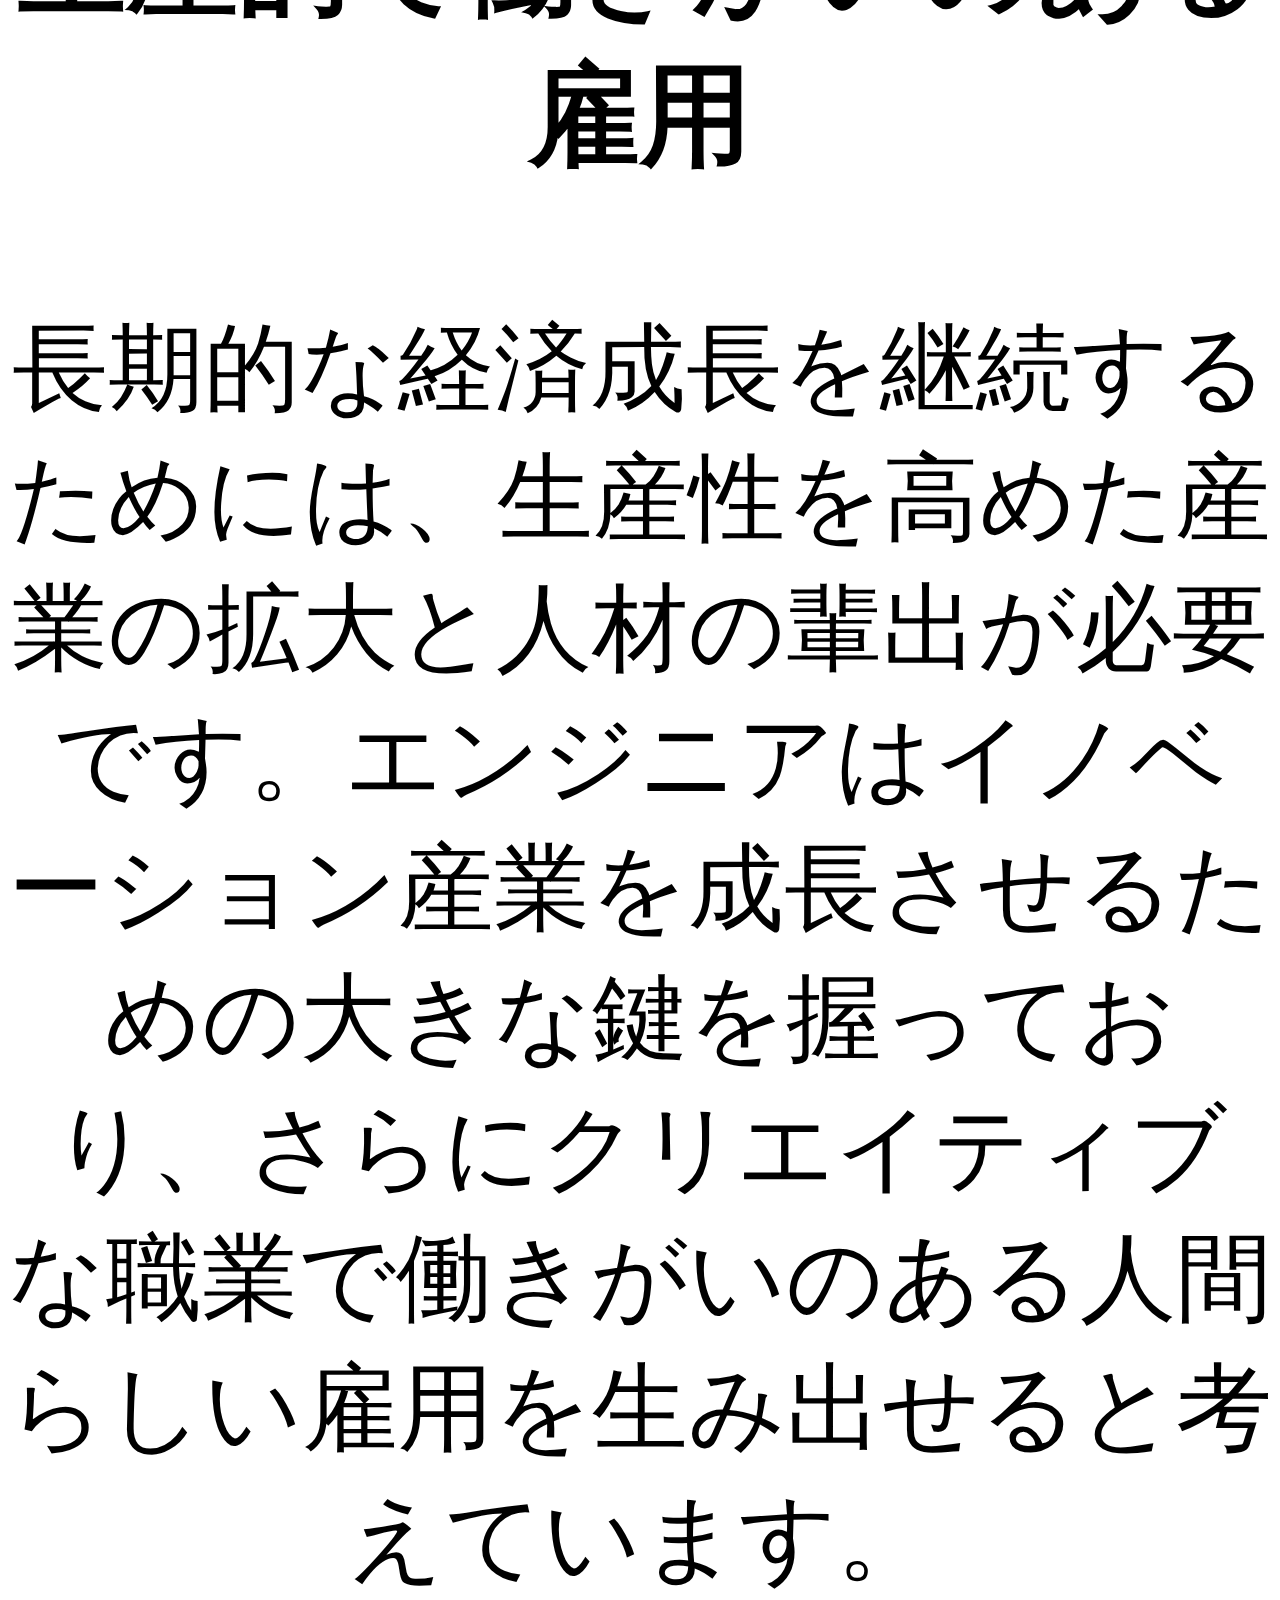
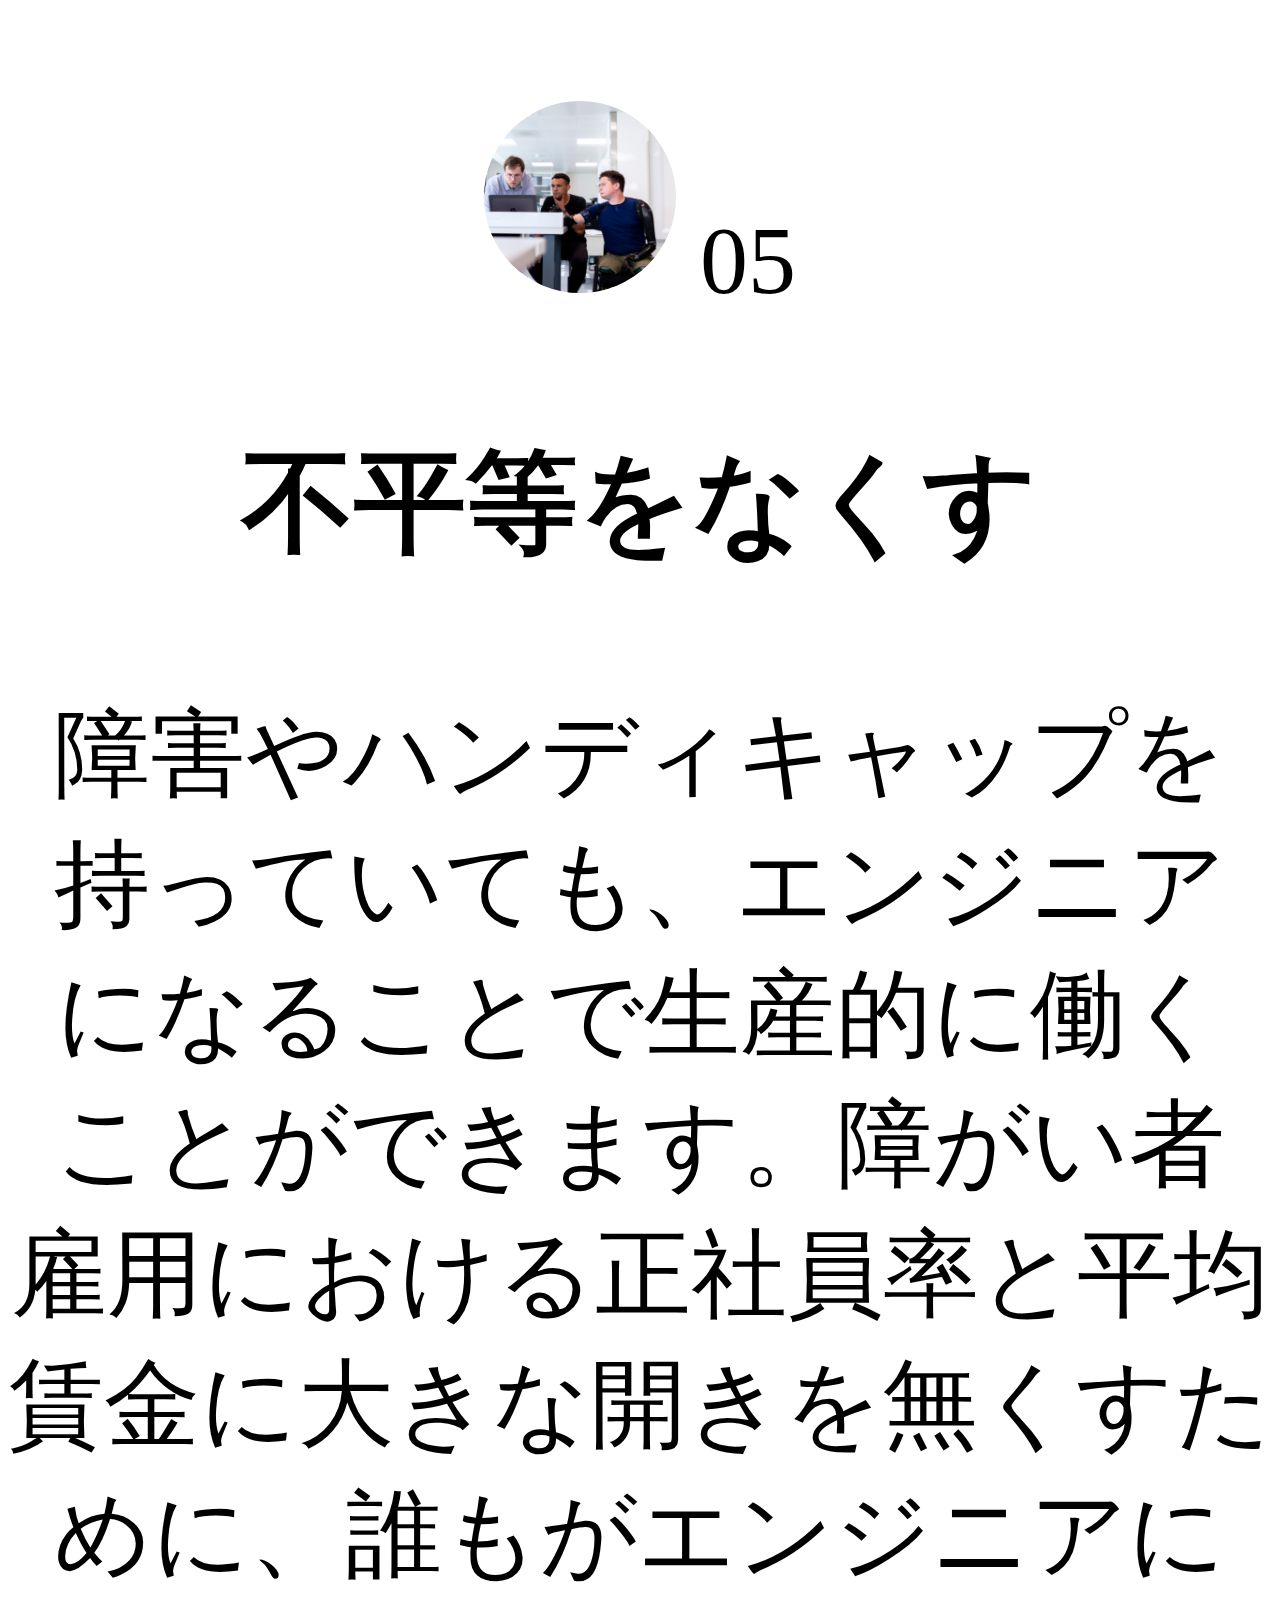
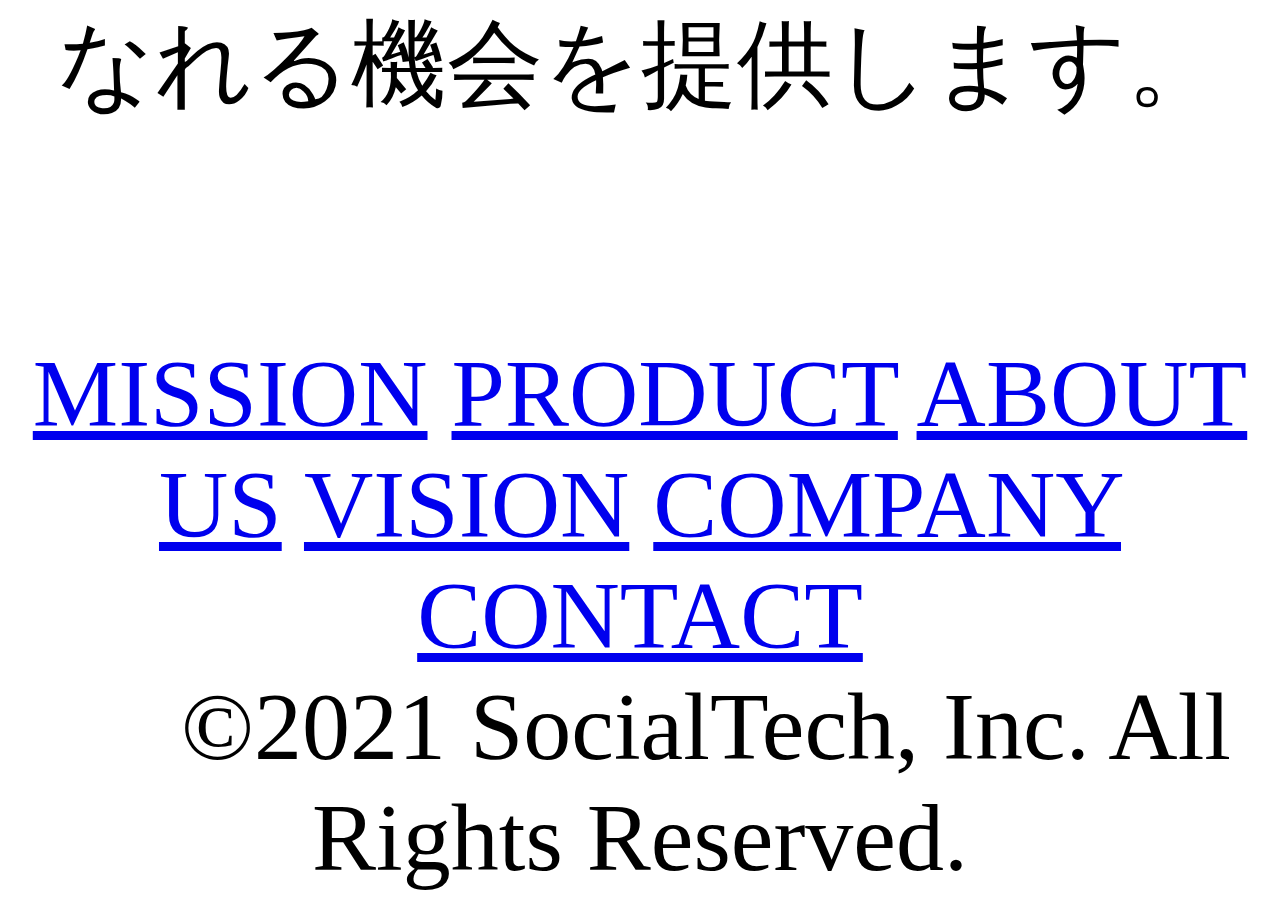
<file: kadai_tutorial_output/mission.html>
<!DOCTYPE html>
  <html>
  <head>
    <title>Socialtec - MISSION ミッション -</title>
    <meta charset="UTF-8">
    <meta name="description" content="Socialtecが目指す5つの目標（S2DGs）を紹介します">
    <meta name="viewport" content="width=device-width, initial-scale=1.0">
    <link rel="stylesheet" href="style.css">
  </head>
 
  <body>
    <header>
      <a href="index.html" id="logo"><img src="images/logo.png" alt="トップページに戻る"></a>
      <nav id="nav-pc">
        <a href="mission.html">MISSION</a>
        <a href="product.html">PRODUCT</a>
        <a href="index.html#aboutus">ABOUT US</a>
        <a href="index.html#vision">VISION</a>
        <a href="index.html#company">COMPANY</a>
        <a href="index.html#contact">CONTACT</a>
      </nav>
      <img id="menu-sp" src="images/button-menu.png" alt="ナビゲーションを開く" onclick="document.getElementById('nav-sp').style.display = 'block'">
  
      <nav id="nav-sp">
        <img id="close" src="images/button-close.png" alt="ナビゲーションを閉じる" onclick="document.getElementById('nav-sp').style.display = 'none'">
        <a id="logo-sp" href="index.html" onclick="document.getElementById('nav-sp').style.display = 'none'"><img
            src="images/logo-sp.png" alt="トップページに戻る"></a>
        <a class="menu" href="mission.html" onclick="document.getElementById('nav-sp').style.display = 'none'">MISSION</a>
        <a class="menu" href="product.html" onclick="document.getElementById('nav-sp').style.display = 'none'">PRODUCT</a>
        <a class="menu" href="index.html#aboutus" onclick="document.getElementById('nav-sp').style.display = 'none'">ABOUT
          US</a>
        <a class="menu" href="index.html#vision"
          onclick="document.getElementById('nav-sp').style.display = 'none'">VISION</a>
        <a class="menu" href="index.html#company"
          onclick="document.getElementById('nav-sp').style.display = 'none'">COMPANY</a>
        <a class="menu" href="index.html#contact"
          onclick="document.getElementById('nav-sp').style.display = 'none'">CONTACT</a>
        <div id="sns">
          <a href="https://www.facebook.com/sejuku2013"><img src="images/button-facebook.png" alt="Facebookのリンク"></a>
          <a href="https://twitter.com/samuraijuku"><img src="images/button-twitter.png" alt="Twitterのリンク"></a>
          <a href="https://www.youtube.com/channel/UCCFOQO5aDK0xXam4cUQXT8g"><img src="images/button-youtube.png" alt="YouTubeのリンク"></a>
        </div>
      </nav>
    </header>
    <main>
      <article>
        <section ID="mission-main">
          <div id="mission-title">
            <h1>MISSION</h1>
            <span>ミッション</span>
            <div>TOP > MISSION</div>
          </div>
        </section>
        <section id="mission-s2dgs">
          <h2 class="mission-h2">S2DGsの実現</h2>
          <p>国連の掲げる大中小169個の目標「SDGs」のうち、以下の5つの大目標の実現をミッションとします。</p>
          <img src="images/mission/mission-s2dgs.png" alt="S2DGs">
        </section>
        <section id="mission-5goals">
          <div>
            <img id="s2dgs-image" src="images/mission/mission-5goals.png" alt="5Goals">
          </div>
          <div>
            <div>
              <img class="fivegoals-image-left" src="images/mission/mission-5goals01.png" alt="PCを操作する女の子">
              <span class="fivegoals-number">01</span>
              <h3 class="fivegoals-h3">貧困をなくそう</h3>
              <p class="fivegoals-p">
                平均年収の高いエンジニアになることを支援し、相対的貧困を抜け出す社会人を増やしていきます。さらに、技能取得や職業訓練の機会を得られない貧困家庭の子供にもIT教育を提供し「貧困の連鎖」を食い止めることを目指します。
              </p>
            </div>
    
            <div>
              <img class="fivegoals-image-right" src="images/mission/mission-5goals02.png" alt="PCを見つめる小さい女の子">
              <span class="fivegoals-number">02</span>
              <h3 class="fivegoals-h3">質の高い教育をみんなに</h3>
              <p class="fivegoals-p">
                手頃な価格で質の高い技術・職業教育の提供を行い、誰もがエンジニアになれるための教育プラットフォームを目指します。子供向けSTEAM教育を提供し、グローバル社会やAI時代に適応して世界で通用する価値の高い人材を育成します。
              </p>
            </div>
    
            <div>
              <img class="fivegoals-image-left" src="images/mission/mission-5goals03.png" alt="PCを操作する女性">
              <span class="fivegoals-number">03</span>
              <h3 class="fivegoals-h3">ジェンダー平等の実現</h3>
              <p class="fivegoals-p">
                女性エンジニアを輩出することは、ジェンダーギャップ指数の経済、教育分野に影響を与えると考えています。女性エンジニアを増やすことで、ライフイベントが多い女性の社会進出を促す機会の創出やシングルマザーの貧困解消をし、男女格差の無い、健全な社会を目指します。
              </p>
            </div>
    
            <div>
              <img class="fivegoals-image-right" src="images/mission/mission-5goals04.png" alt="笑顔で話し合う3人の男女">
              <span class="fivegoals-number">04</span>
              <h3 class="fivegoals-h3">生産的で働きがいのある雇用</h3>
              <p class="fivegoals-p">
                長期的な経済成長を継続するためには、生産性を高めた産業の拡大と人材の輩出が必要です。エンジニアはイノベーション産業を成長させるための大きな鍵を握っており、さらにクリエイティブな職業で働きがいのある人間らしい雇用を生み出せると考えています。
              </p>
            </div>
    
            <div>
              <img class="fivegoals-image-left" src="images/mission/mission-5goals05.png" alt="障害を持つ男性が生き生きと働く様子">
              <span class="fivegoals-number">05</span>
              <h3 class="fivegoals-h3">不平等をなくす</h3>
              <p class="fivegoals-p">
                障害やハンディキャップを持っていても、エンジニアになることで生産的に働くことができます。障がい者雇用における正社員率と平均賃金に大きな開きを無くすために、誰もがエンジニアになれる機会を提供します。
              </p>
            </div>
          </div>
        </section>
      </article>
      <footer>
        <div id="footer-logo">
          <img src="images/logo-sp.png" alt="SocialTech">
        </div>
        <div id="footer-link">
          <a href="mission.html">MISSION</a>
          <a href="product.html">PRODUCT</a>
          <a href="index.html#aboutus">ABOUT US</a>
          <a href="index.html#vision">VISION</a>
          <a href="index.html#company">COMPANY</a>
          <a href="index.html#contact">CONTACT</a>
        </div>
        <div id="sns-footer">
          <a href="https://www.facebook.com/sejuku2013"><img src="images/button-facebook.png" alt="Facebookのリンク"></a>
          <a href="https://twitter.com/samuraijuku"><img src="images/button-twitter.png" alt="Twitterのリンク"></a>
          <a href="https://www.youtube.com/channel/UCCFOQO5aDK0xXam4cUQXT8g"><img src="images/button-youtube.png" alt="YouTubeのリンク"></a>
          <span id="copyright">&copy;2021 SocialTech, Inc. All Rights Reserved. </span>
        </div>
      </footer>
    </main>
  </body>
</html>
</file>
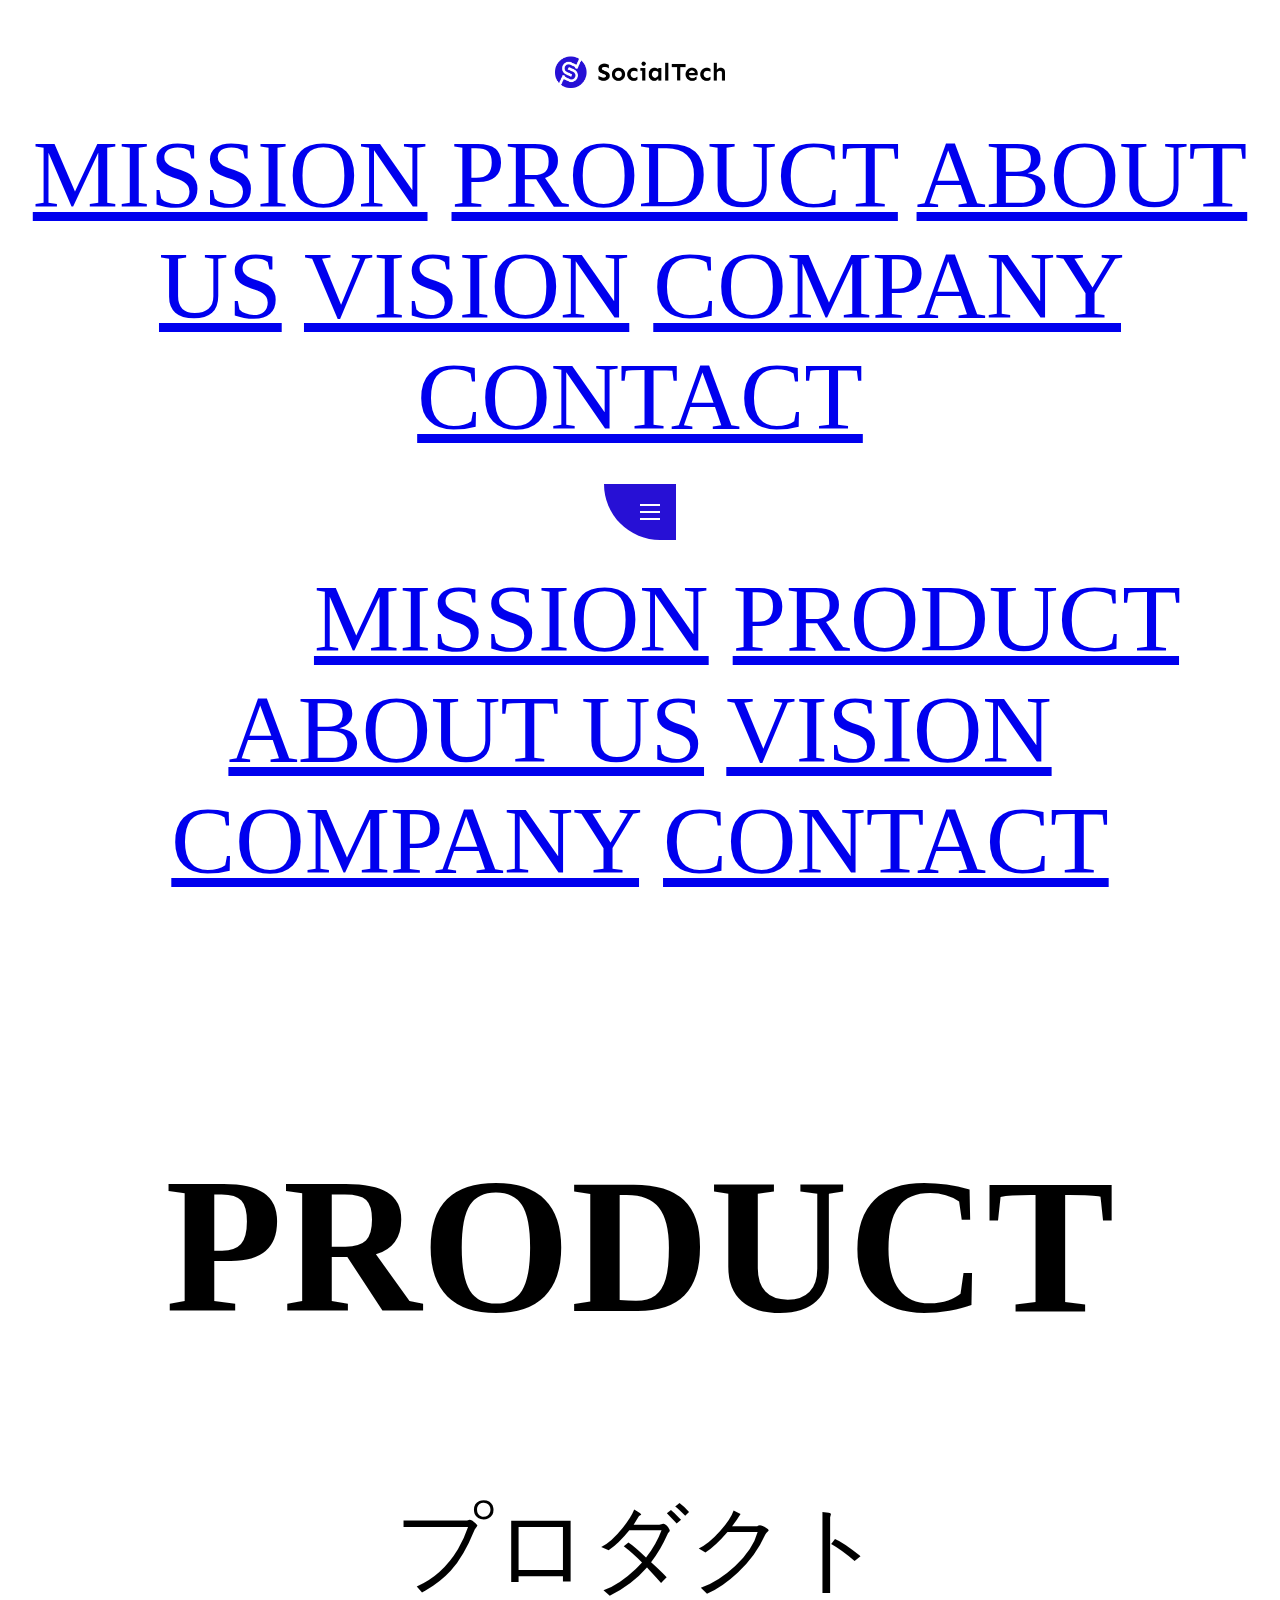
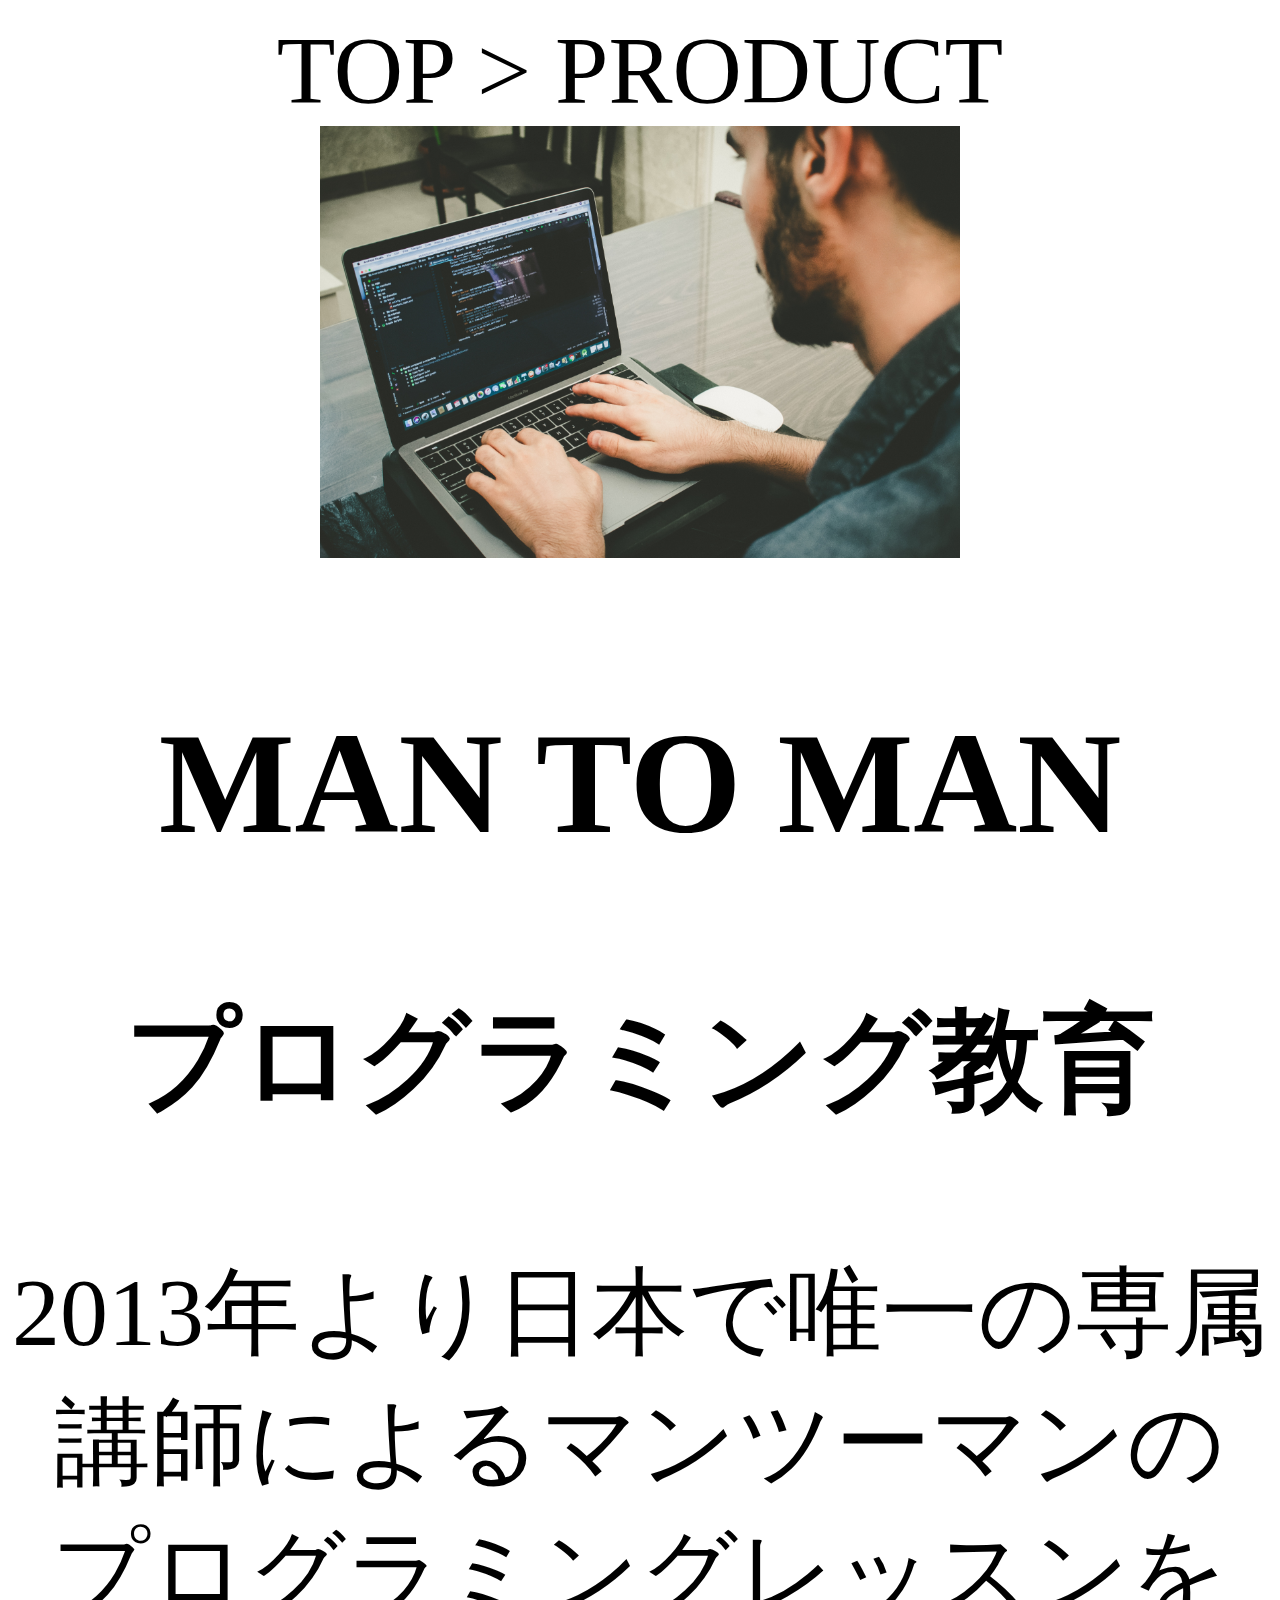
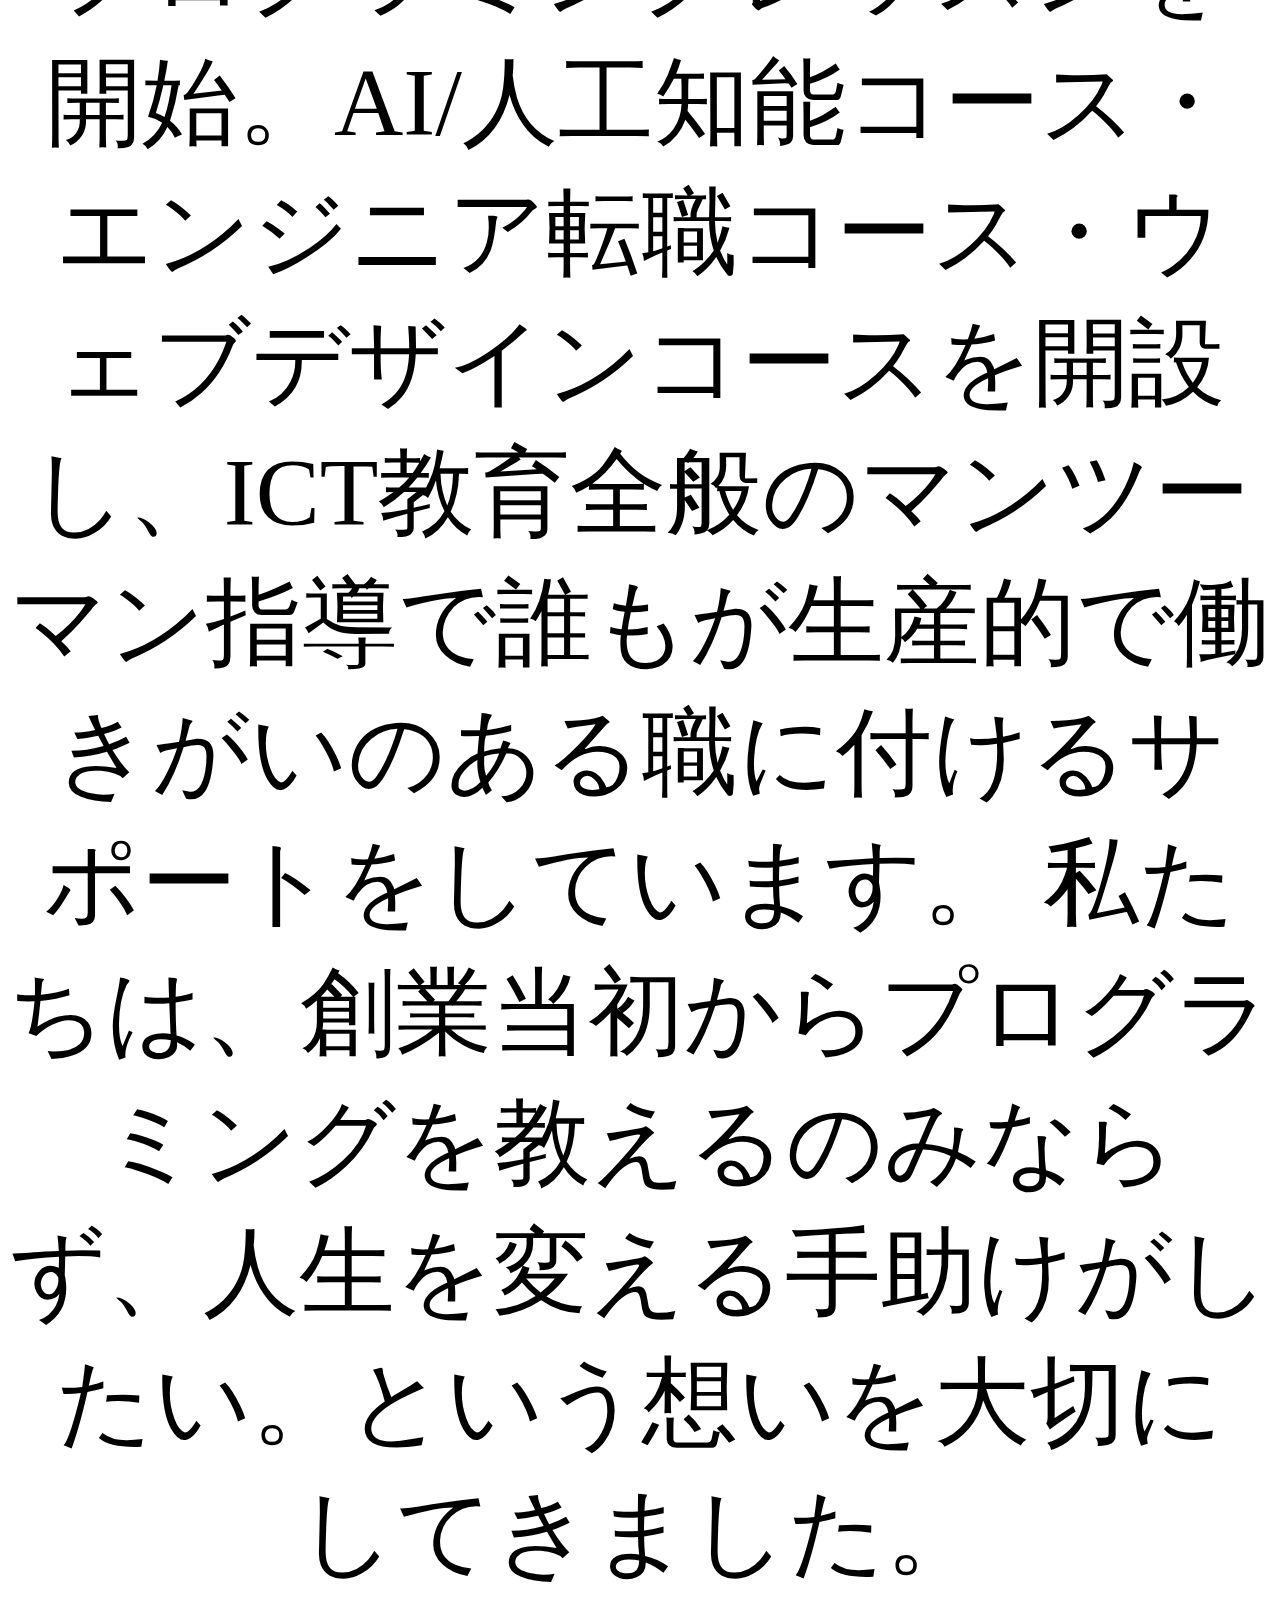
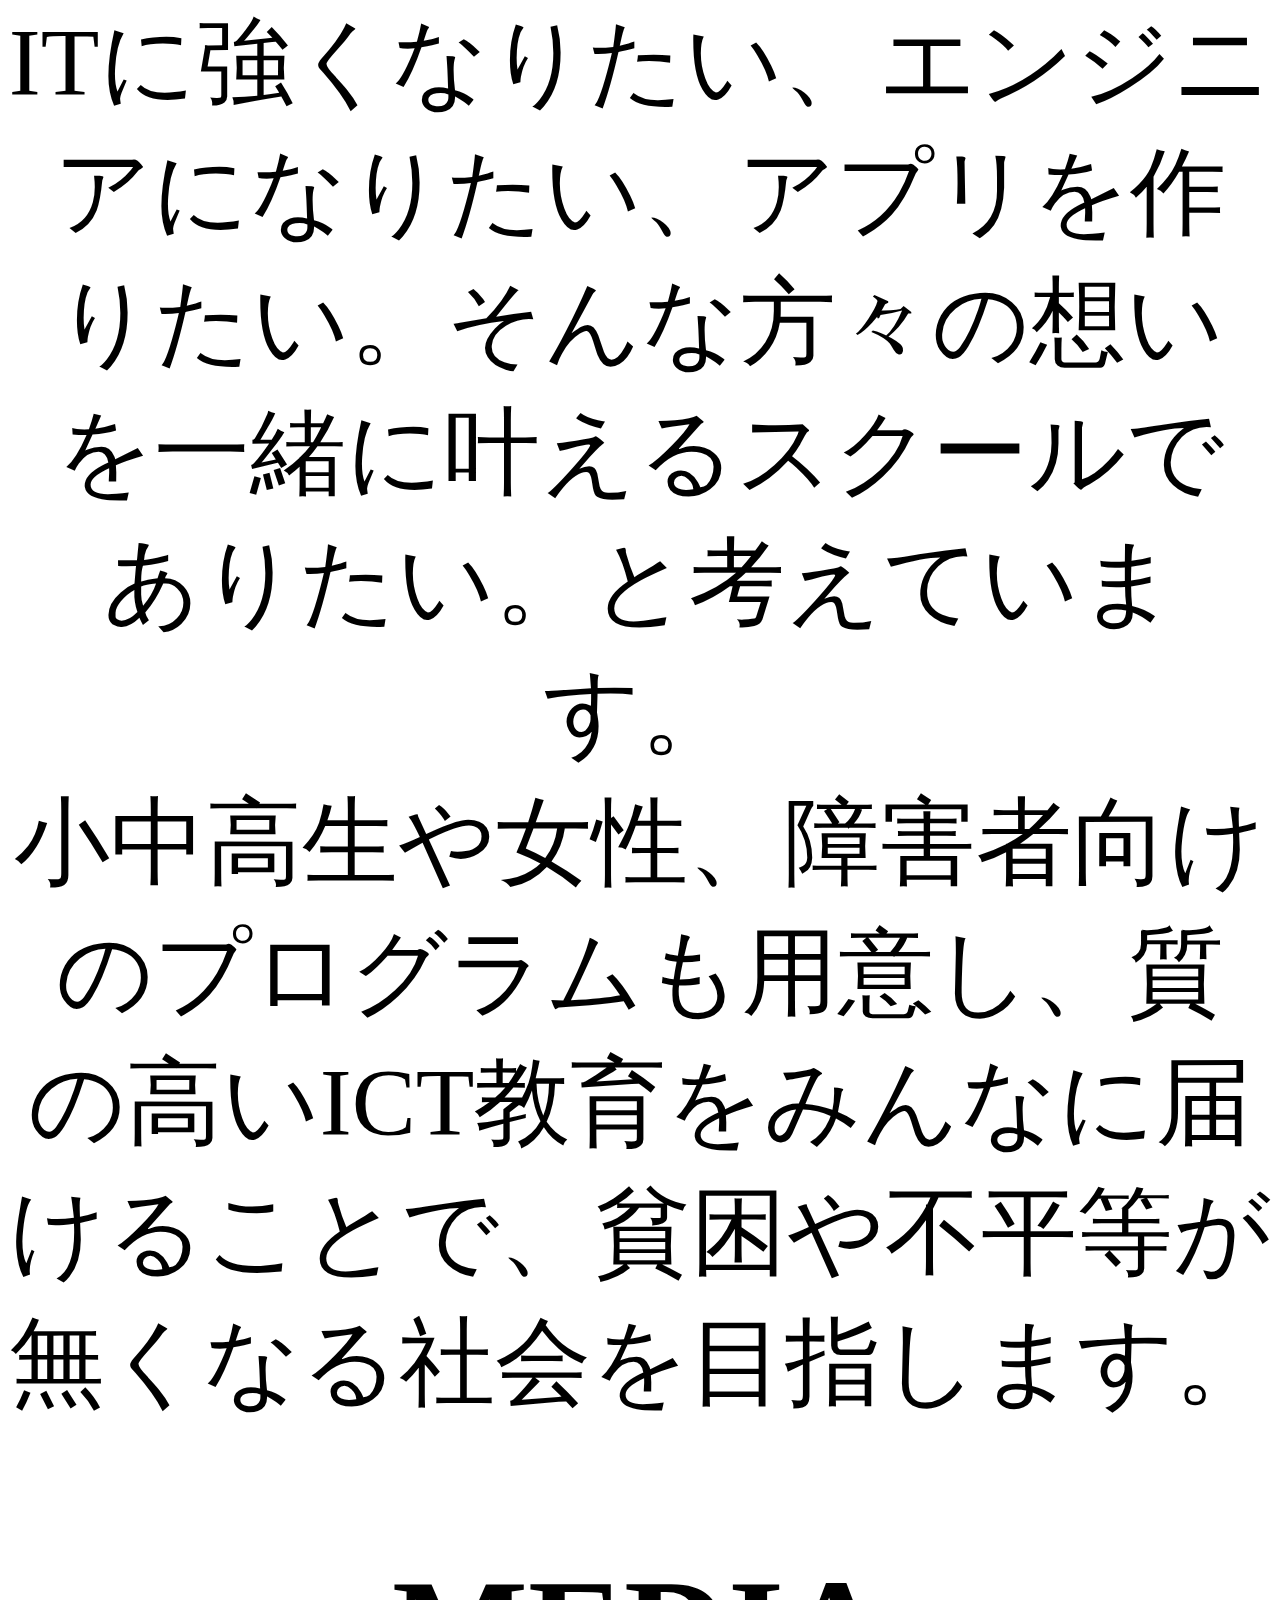
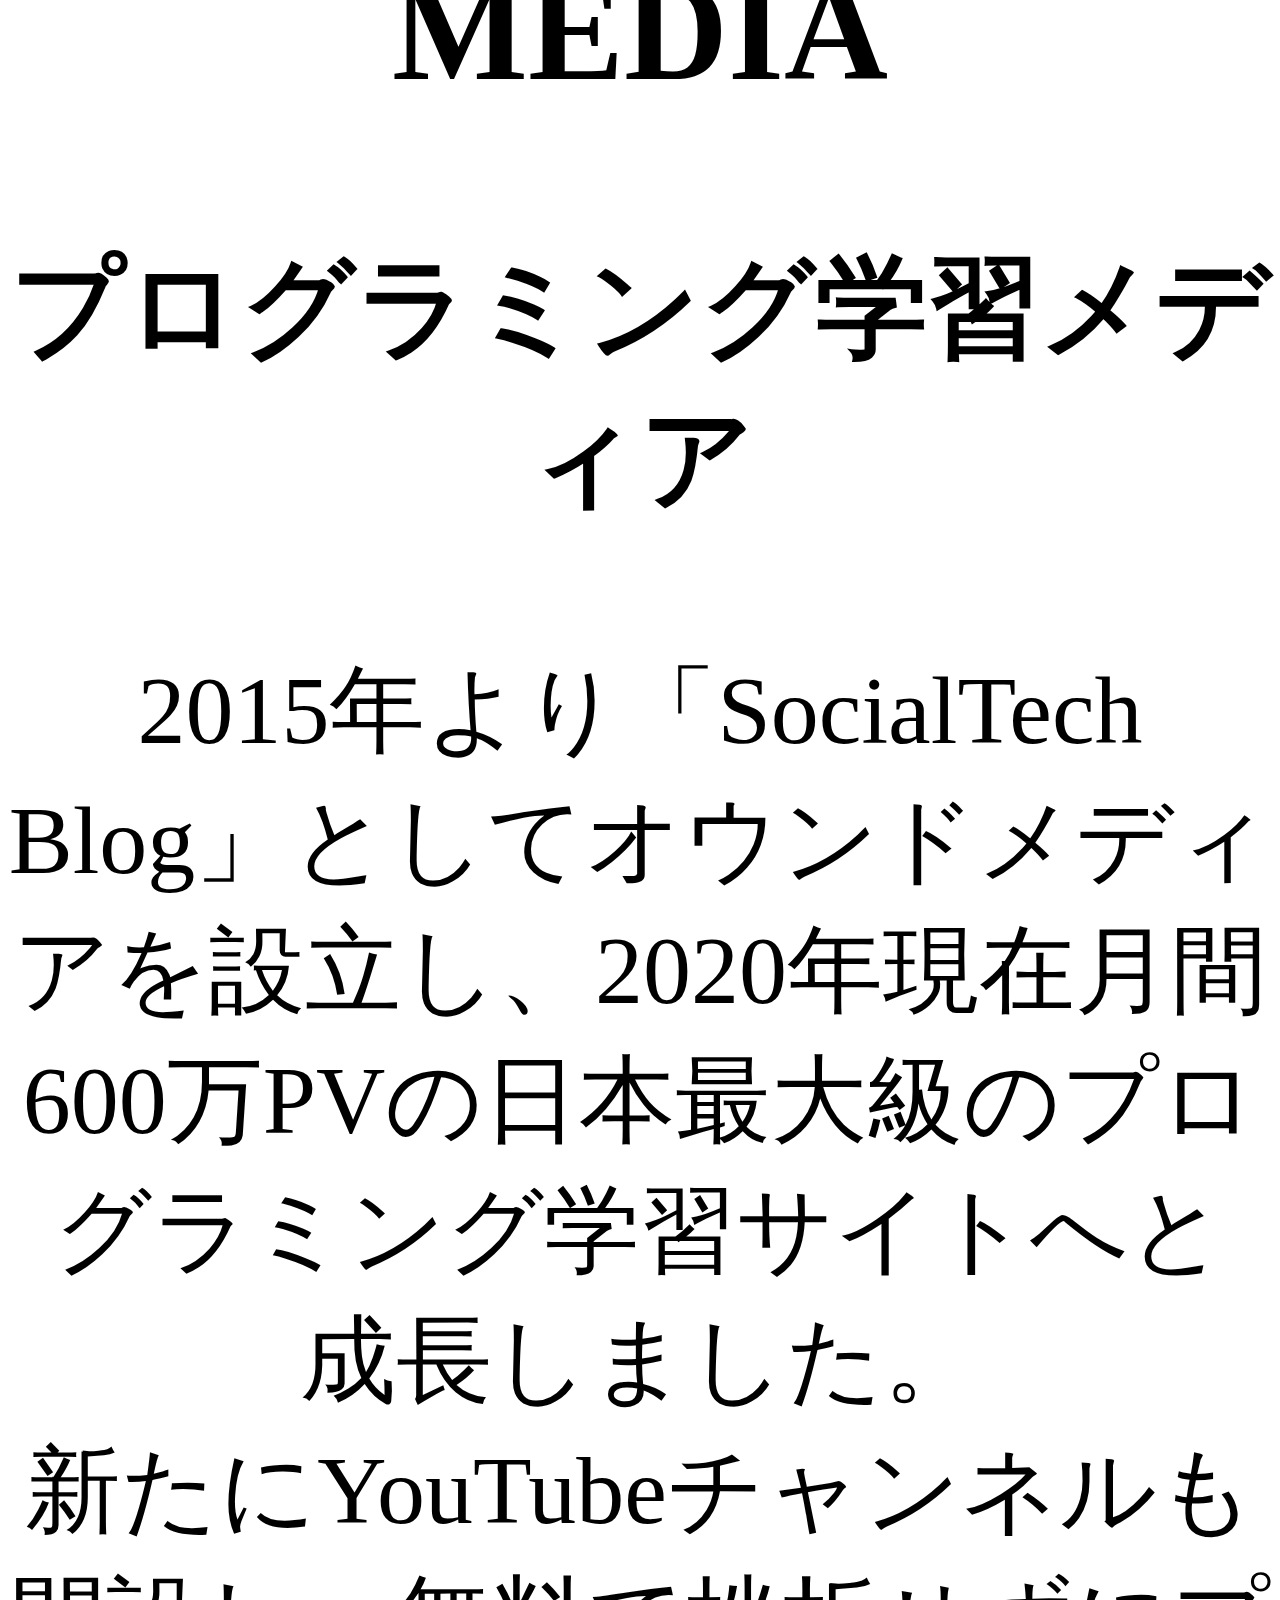
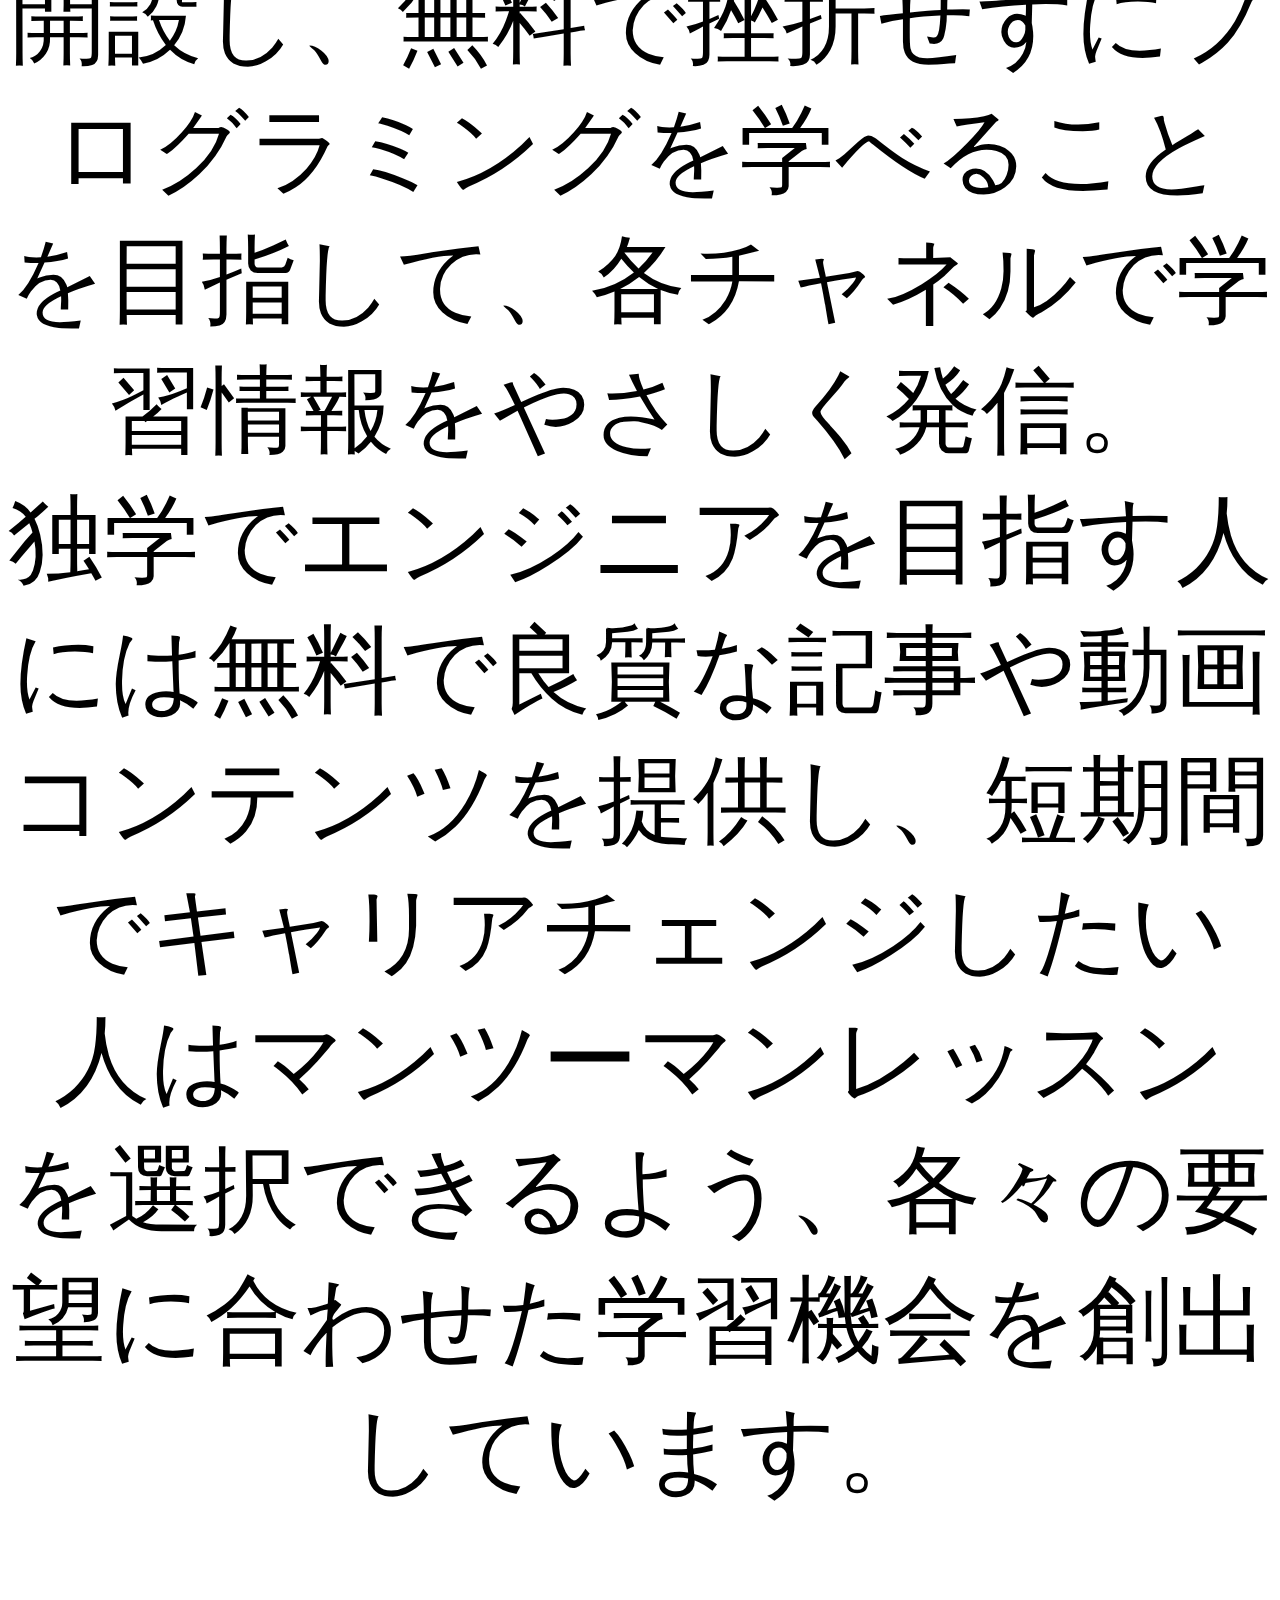
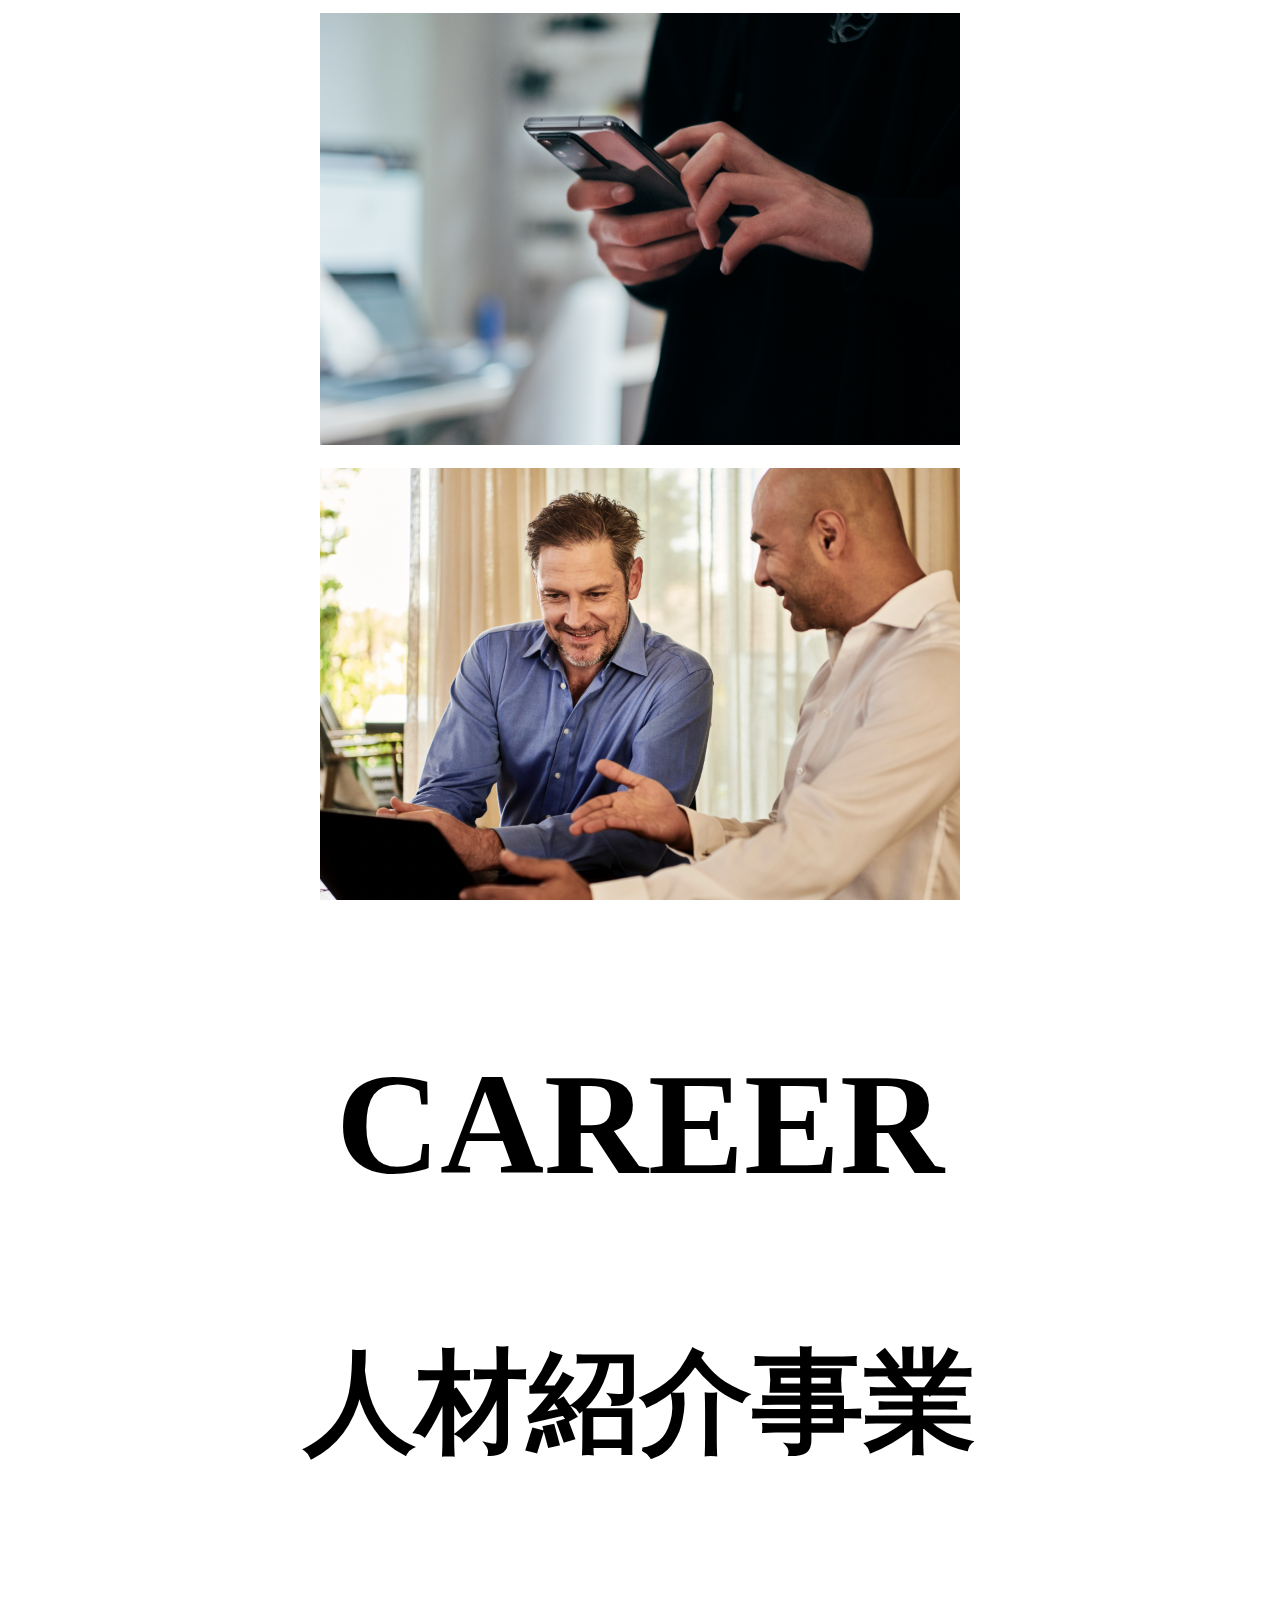
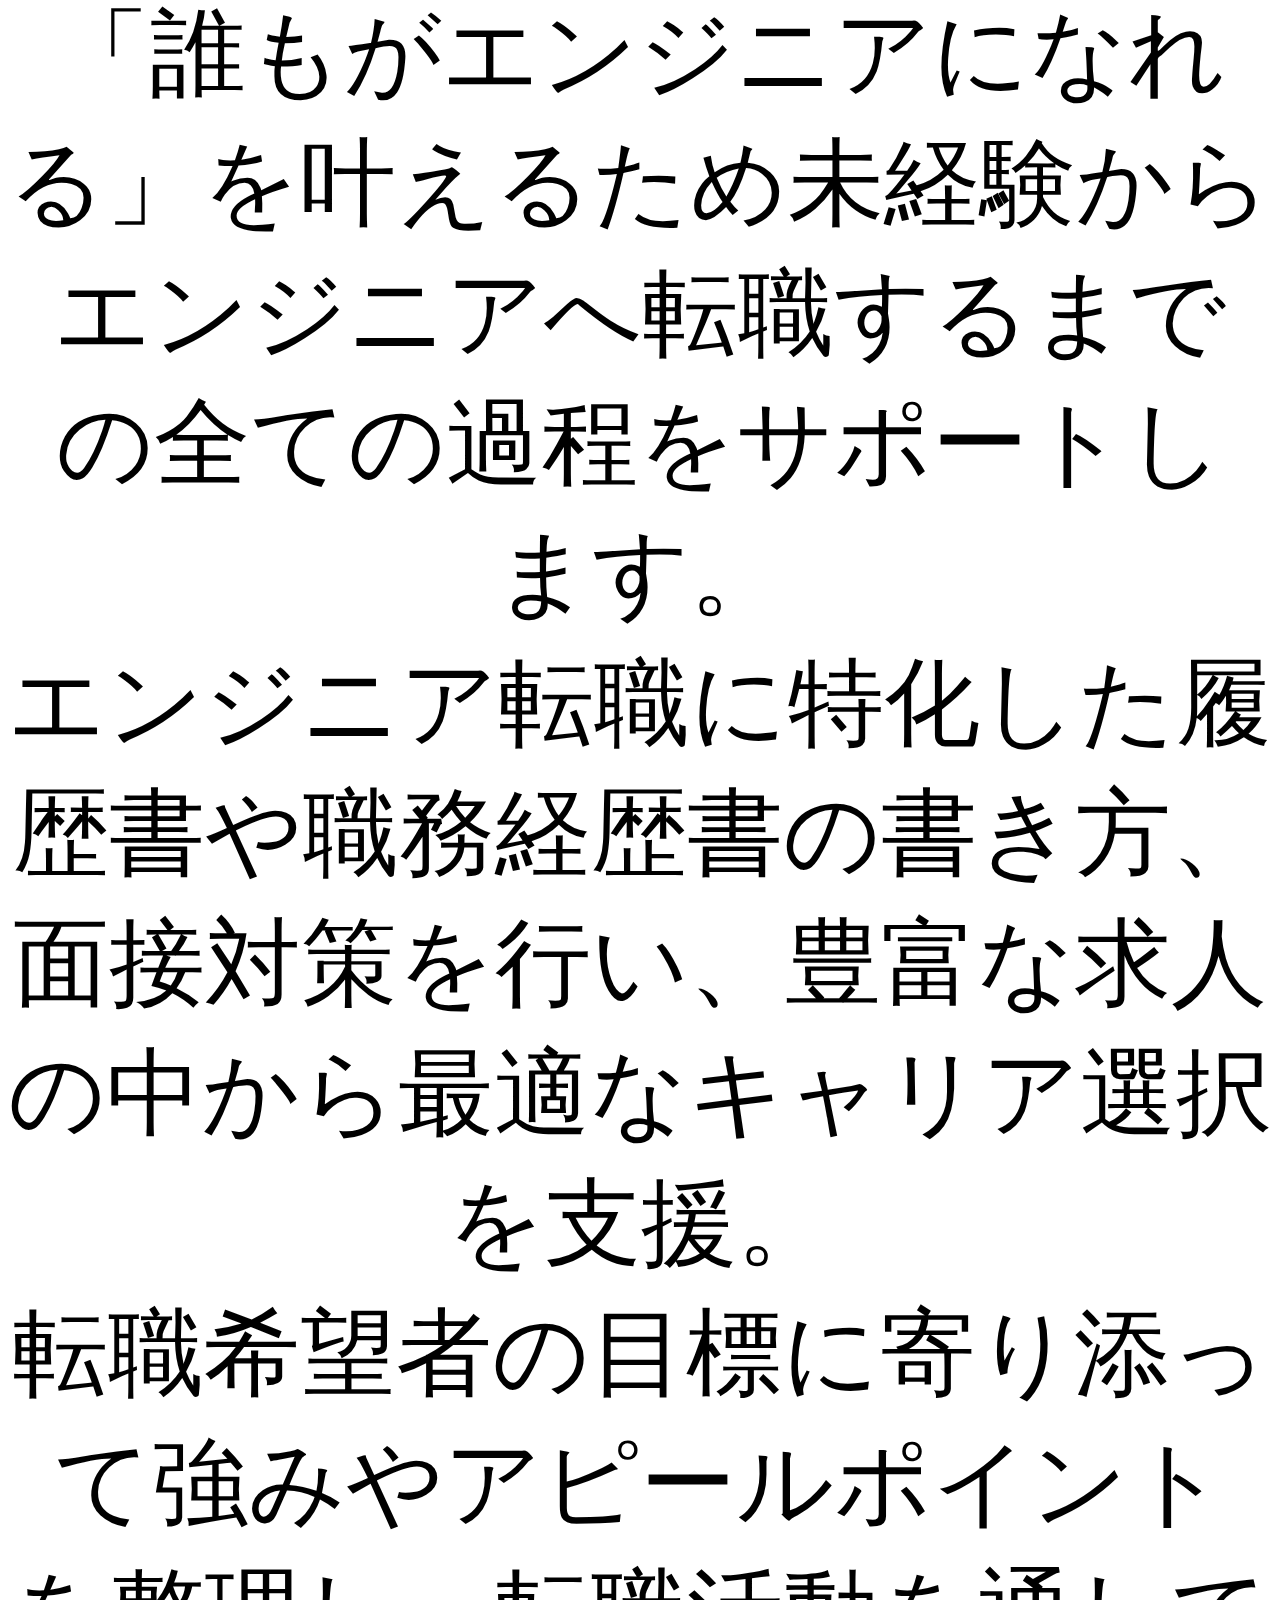
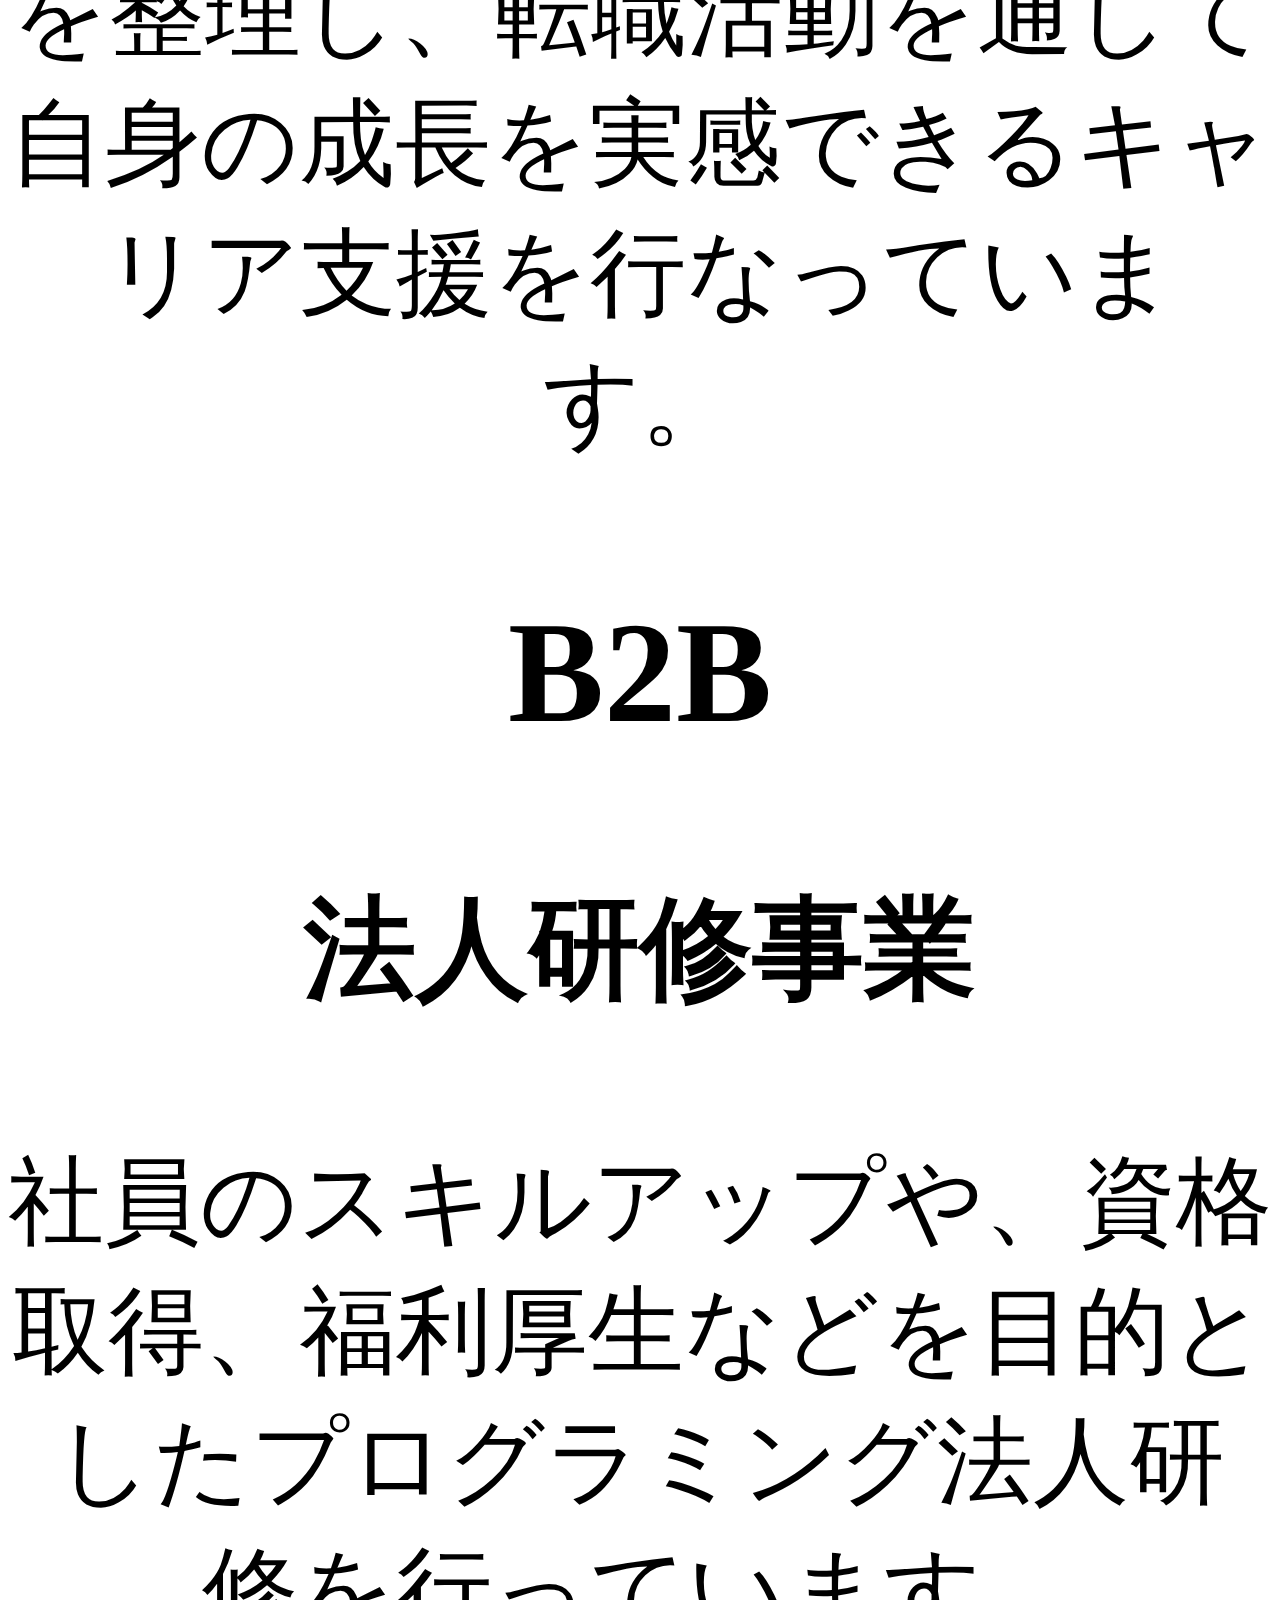
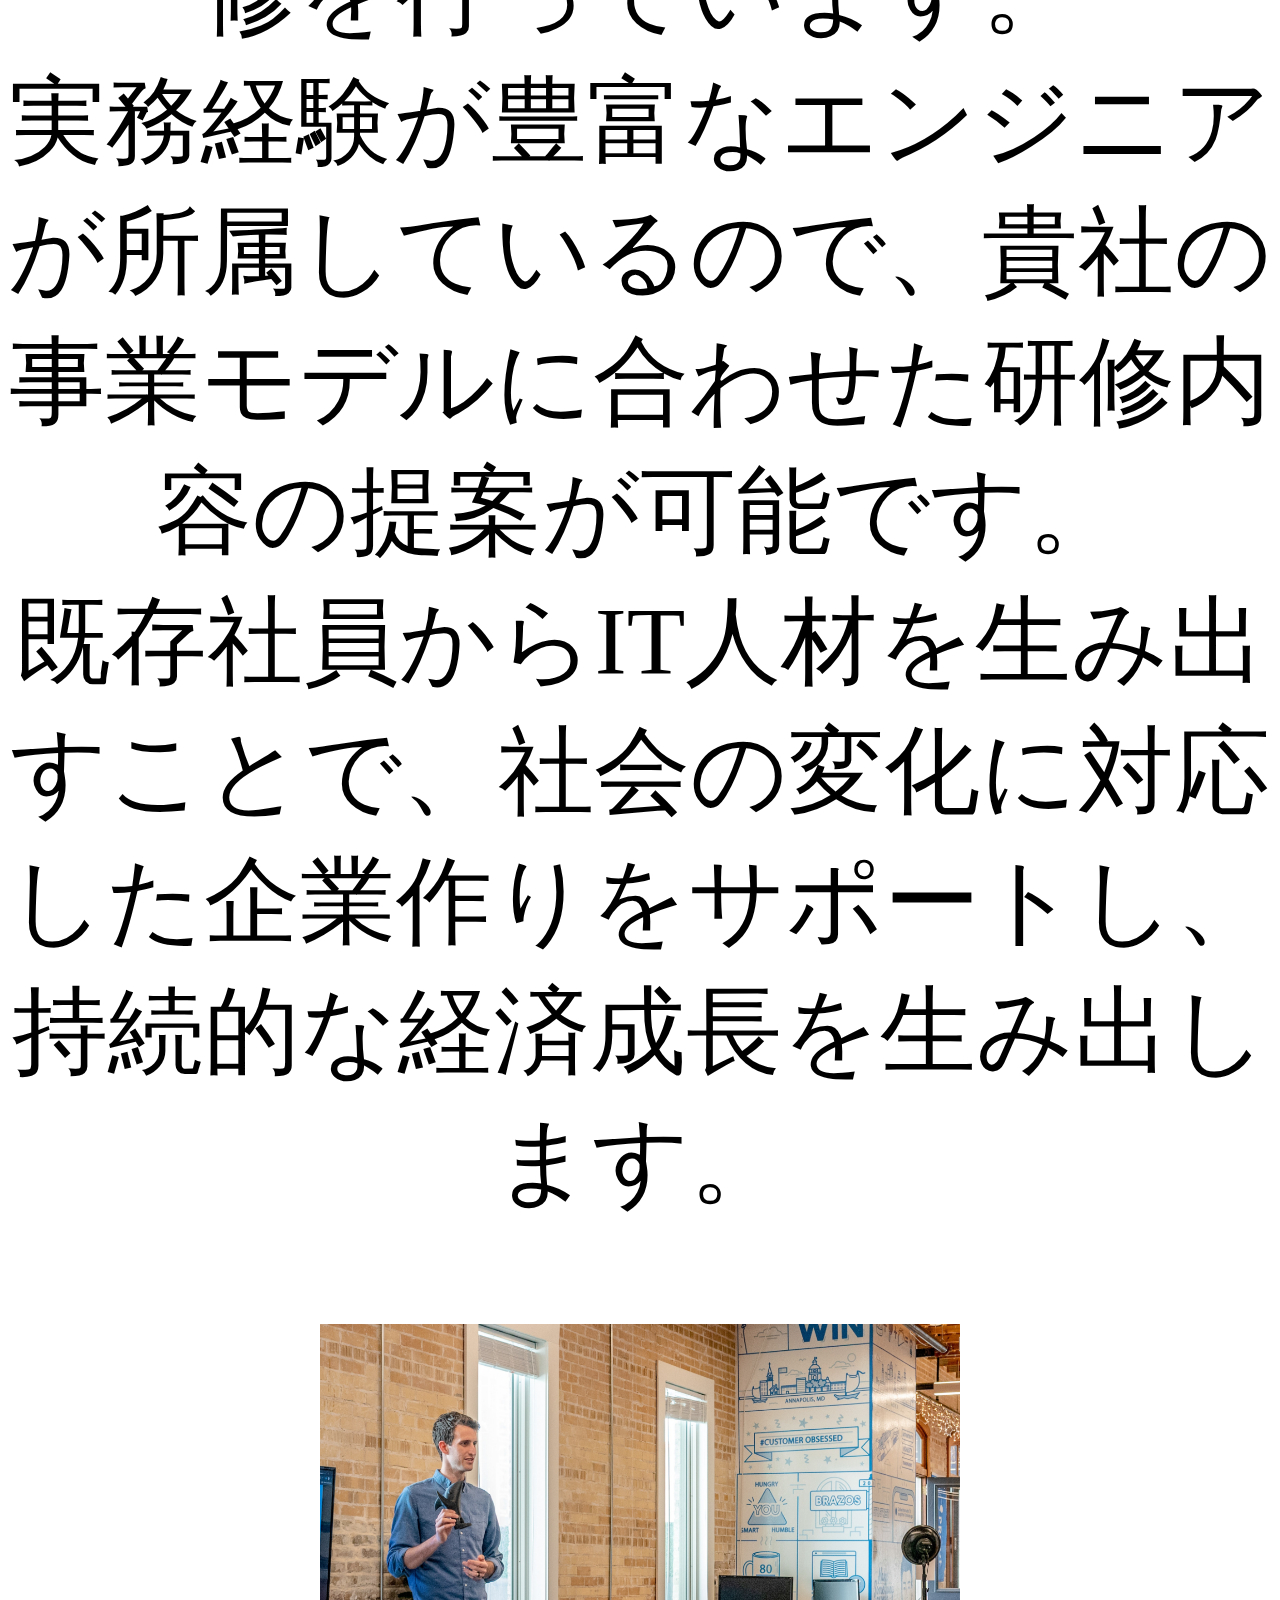
<file: kadai_tutorial_output/product.html>
<!DOCTYPE html>
  <html>
  <head>
    <title>Socialtec -PRODUCT プロダクト-</title>
    <meta charset="UTF-8">
    <meta name="description" content="Socialtecの4つのプロダクトを紹介します">
    <meta name="viewport" content="width=device-width, initial-scale=1.0">
    <link rel="stylesheet" href="style.css">
  </head>
  
  <body>
    <header>
      <a href="index.html" id="logo"><img src="images/logo.png" alt="トップページに戻る"></a>
      <nav id="nav-pc">
        <a href="mission.html">MISSION</a>
        <a href="product.html">PRODUCT</a>
        <a href="index.html#aboutus">ABOUT US</a>
        <a href="index.html#vision">VISION</a>
        <a href="index.html#company">COMPANY</a>
        <a href="index.html#contact">CONTACT</a>
      </nav>
  
      <img id="menu-sp" src="images/button-menu.png" alt="ナビゲーションを開く" onclick="document.getElementById('nav-sp').style.display = 'block'">
  
      <nav id="nav-sp">
        <img id="close" src="images/button-close.png" alt="ナビゲーションを閉じる" onclick="document.getElementById('nav-sp').style.display = 'none'">
        <a id="logo-sp" href="index.html" onclick="document.getElementById('nav-sp').style.display = 'none'"><img
            src="images/logo-sp.png" alt="トップページに戻る"></a>
        <a class="menu" href="mission.html" onclick="document.getElementById('nav-sp').style.display = 'none'">MISSION</a>
        <a class="menu" href="product.html" onclick="document.getElementById('nav-sp').style.display = 'none'">PRODUCT</a>
        <a class="menu" href="index.html#aboutus" onclick="document.getElementById('nav-sp').style.display = 'none'">ABOUT
          US</a>
        <a class="menu" href="index.html#vision"
          onclick="document.getElementById('nav-sp').style.display = 'none'">VISION</a>
        <a class="menu" href="index.html#company"
          onclick="document.getElementById('nav-sp').style.display = 'none'">COMPANY</a>
        <a class="menu" href="index.html#contact"
          onclick="document.getElementById('nav-sp').style.display = 'none'">CONTACT</a>
        <div id="sns">
          <a href="https://www.facebook.com/sejuku2013"><img src="images/button-facebook.png" alt="Facebookのリンク"></a>
          <a href="https://twitter.com/samuraijuku"><img src="images/button-twitter.png" alt="Twitterのリンク"></a>
          <a href="https://www.youtube.com/channel/UCCFOQO5aDK0xXam4cUQXT8g"><img src="images/button-youtube.png" alt="YouTubeのリンク"></a>
        </div>
      </nav>
    </header>
    <main>
      <article>
        <section id="product-main">
          <div id="product-title">
            <h1>PRODUCT</h1>
            <span>プロダクト</span>
            <div>TOP > PRODUCT</div>
          </div>
        </section>
        <section class="product-section1">
          <img src="images/product/product-mantoman.png" alt="PCでコードを書く男性">
          <div>
            <h2 class="product-h2">MAN TO MAN</h2>
            <h3 class="product-h3">プログラミング教育</h3>
            <p>
              2013年より日本で唯一の専属講師によるマンツーマンのプログラミングレッスンを開始。AI/人工知能コース・エンジニア転職コース・ウェブデザインコースを開設し、ICT教育全般のマンツーマン指導で誰もが生産的で働きがいのある職に付けるサポートをしています。
              私たちは、創業当初からプログラミングを教えるのみならず、人生を変える手助けがしたい。という想いを大切にしてきました。<br>ITに強くなりたい、エンジニアになりたい、アプリを作りたい。そんな方々の想いを一緒に叶えるスクールでありたい。と考えています。<br>小中高生や女性、障害者向けのプログラムも用意し、質の高いICT教育をみんなに届けることで、貧困や不平等が無くなる社会を目指します。
            </p>
          </div>
        </section>
        <section class="product-section2">
          <div>
            <h2 class="product-h2">MEDIA</h2>
            <h3 class="product-h3">プログラミング学習メディア</h3>
            <p>2015年より「SocialTech
              Blog」としてオウンドメディアを設立し、2020年現在月間600万PVの日本最大級のプログラミング学習サイトへと成長しました。<br>新たにYouTubeチャンネルも開設し、無料で挫折せずにプログラミングを学べることを目指して、各チャネルで学習情報をやさしく発信。<br>独学でエンジニアを目指す人には無料で良質な記事や動画コンテンツを提供し、短期間でキャリアチェンジしたい人はマンツーマンレッスンを選択できるよう、各々の要望に合わせた学習機会を創出しています。
            </p>
          </div>
          <img src="images/product/product-media.png" alt="スマートフォンを操作する人">
        </section>
        <section class="product-section1">
          <img src="images/product/product-career.png" alt="笑顔で話し合う2人の男性">
          <div>
            <h2 class="product-h2">CAREER</h2>
            <h3 class="product-h3">人材紹介事業</h3>
            <p>
              「誰もがエンジニアになれる」を叶えるため未経験からエンジニアへ転職するまでの全ての過程をサポートします。<br>エンジニア転職に特化した履歴書や職務経歴書の書き方、面接対策を行い、豊富な求人の中から最適なキャリア選択を支援。<br>転職希望者の目標に寄り添って強みやアピールポイントを整理し、転職活動を通して自身の成長を実感できるキャリア支援を行なっています。<br>
            </p>
          </div>
        </section>
        <section class="product-section2">
          <div>
            <h2 class="product-h2">B2B</h2>
            <h3 class="product-h3">法人研修事業</h3>
            <p>
              社員のスキルアップや、資格取得、福利厚生などを目的としたプログラミング法人研修を行っています。<br>実務経験が豊富なエンジニアが所属しているので、貴社の事業モデルに合わせた研修内容の提案が可能です。<br>既存社員からIT人材を生み出すことで、社会の変化に対応した企業作りをサポートし、持続的な経済成長を生み出します。
            </p>
          </div>
          <img src="images/product/product-b2b.png" alt="講演中の男性とそれを聴く人々">
        </section>
      </article>
      <footer>
        <div id="footer-logo">
          <img src="images/logo-sp.png" alt="SocialTech">
        </div>
        <div id="footer-link">
          <a href="mission.html">MISSION</a>
          <a href="product.html">PRODUCT</a>
          <a href="index.html#aboutus">ABOUT US</a>
          <a href="index.html#vision">VISION</a>
          <a href="index.html#company">COMPANY</a>
          <a href="index.html#contact">CONTACT</a>
        </div>
        <div id="sns-footer">
          <a href="https://www.facebook.com/sejuku2013"><img src="images/button-facebook.png" alt="Facebookのリンク"></a>
          <a href="https://twitter.com/samuraijuku"><img src="images/button-twitter.png" alt="Twitterのリンク"></a>
          <a href="https://www.youtube.com/channel/UCCFOQO5aDK0xXam4cUQXT8g"><img src="images/button-youtube.png" alt="YouTubeのリンク"></a>
          <span id="copyright">&copy;2021 SocialTech, Inc. All Rights Reserved. </span>
        </div>
      </footer>
    </main>
  </body>
</html>
</file>
<file: kadai_013/style.css>
/* PC、スマホ共通スタイル */
body {
  font-family: "Source Sans Pro", "Hiragino Kaku Gothic ProN", Meiryo, Arial,
    sans-serif;
}

p {
  font-size: 15px;
}

#main-visual>img {
  width: 100%;
}

/*================
PC用のスタイル 
=================*/
@media screen and (min-width: 768px) {
  /* 横幅設定 */
  body {
    max-width: 1080px;
    min-width: 960px;
    margin: 0 auto 0 auto;
  }
  #menu-sp {
    display: none;
  }
  #nav-sp {
    display: none;
  }

  /* ヘッダー */
  header {
    display: flex;
    justify-content: space-between;
  }

  /* ナビゲーションのレイアウト */
  #nav-pc {
    text-align: right;
    font-size: 14px;
    padding-top: 15px;
  }

  /* ナビゲーションのリンクの装飾設定 */
  #nav-pc>a {
    text-decoration: none;
    margin-left: 20px;
  }

  #nav-pc>a:link {
    color: #0d0d0d;
  }

  #nav-pc>a:visited {
    color: #0d0d0d;
  }

  #nav-pc>a:hover {
    color: #0d0d0d;
    text-decoration: underline;
  }

  #nav-pc>a:active {
    color: #0d0d0d;
  }
}

  @media screen and (max-width: 767px) {
    body {
      min-width: 375px;
      margin: 0;
    }
  
    #nav-pc {
      display: none;
    }
  
    #menu-sp {
      float: right;
      padding: 0;
    }
   
    #nav-sp {
    background-color: #ce933e;
    position: absolute;
    left: 0;
    top: 0;
    height: 100%;
    width: 100%;
    display: none;
    z-index: 100;
  }
   
  #close {
    position: absolute;
    top: 20px;
    right: 20px;
  }

  #logo-sp {
    margin: 80px 0 30px 20px;
  }
  
  #nav-sp > a {
    display: block;
  }
  #nav-sp > a:link {
    color: #ffffff;
  }
  #nav-sp > a:visited {
    color: #ffffff;
  }
  #nav-sp > a:hover {
    color: #ffffff;
    text-decoration: underline;
  }
  #nav-sp > a:active {
    color: #ffffff;
  }
  #nav-sp > .menu {
    text-decoration: none;
    display: block;
    margin: 0 20px 0 20px;
    height: 44px;
    font-size: 16px;
    background-image: url("images/arrow.png");
    background-repeat: no-repeat;
    background-position: right top;
  }
  }
</file>
<file: kadai_tutorial_output/style.css>
body {
  font-size: 6em; 
  text-align: center;
}

.count {
  margin: 0;
  font-weight: bold;
  color: #888;
}

.wrap {
  margin-top: 20px;
  padding: 80px 40px;
  background-color: #666;
  font-weight: bold;
  color: #fff;
}

.typed {
  color: lightgreen;
}

.mistyped {
  background-color: red;
}
</file>
<file: socialtech-kadai_012/style.css>
/* PC、スマホ共通スタイル */
body {
  font-family: "Source Sans Pro", "Hiragino Kaku Gothic ProN", Meiryo, Arial,
    sans-serif;
}

p {
  font-size: 15px;
}

/*================
PC用のスタイル 
=================*/
/* 横幅設定 */
body {
  max-width: 1080px;
  min-width: 960px;
  margin: 0 auto 0 auto;
}

/* ヘッダー */
header {
  display: flex;
  justify-content: space-between;
}

/* ナビゲーションのレイアウト */
#nav-pc {
  text-align: right;
  font-size: 14px;
  padding-top: 15px;
}

/* ナビゲーションのリンクの装飾設定 */
#nav-pc>a {
  text-decoration: none;
  margin-left: 20px;
}

#nav-pc>a:link {
  color: #0d0d0d;
}

#nav-pc>a:visited {
  color: #0d0d0d;
}

#nav-pc>a:hover {
  color: #0d0d0d;
  text-decoration: underline;
}

#nav-pc>a:active {
  color: #0d0d0d;
}

/* メインビジュアル*/
#main-visual {
  position: relative;
  height: 400px;
}

#main-message {
  position: absolute;
  top: 0;
  left: 0;
  background-color: #2710d5;
  color: #ffffff;
  border-radius: 0 0 476px 0;
  max-width: 620px;
  height: 100%;
  width: 100%;
  z-index: 11;
}

#main-message>h1 {
  font-size: 60px;
  font-weight: bold;
  margin: 100px 0 0 50px;
}

#main-message>p {
  font-size: 28px;
  margin: 0 0 0 50px;
}

#main-visual>img {
  max-width: 620px;
  border-radius: 476px 0 0 0;
  position: absolute;
  top: 0;
  right: 0;
  z-index: 10;
}

/* 見出し */
h2 {
  margin: 40px 0 0 0;
}

h2::after {
  content: url("images/line.png");
  margin-left: 10px;
}

h3 {
  font-size: 27px;
}

/* ミッション */
#mission {
  margin: 80px auto 80px auto;
  width: 100%;
}

#mission-flex {
  width: 100%;
  display: flex;
}

#mission-flex>div {
  width: 50%;
  margin: 20px;
}

#mission-photo {
  width: 100%;
}

#s2dgs {
  margin-top: 50px;
}

/* プロダクト */
#product {
  background-color: #fafafa;
  width: 100%;
  margin: 80px 0 80px 0;
  padding: 10px 40px 0px 40px;
}

/* 外枠 */
#product>div {
  margin-top: 40px;
  display: flex;
}

/* 左のカラム */
#product-left {
  width: 50%;
  margin-right: 20px;
}

/* 右のカラム */
#product-right {
  width: 50%;
  margin-left: 20px;
  margin-top: 80px;
}

/* 画像＋説明の枠 */
#product-left>div {
  position: relative;
  height: 480px;
  margin-right: 20px;
}

#product-right>div {
  position: relative;
  height: 480px;
  margin-left: 20px;
}

/* 画像 */
.product-photo {
  width: 100%;
}

/* 説明文の枠 */
.product-explain {
  background-color: #ffffff;
  position: absolute;
  left: 0;
  top: 280px;
  margin: 0 40px 0 40px;
  padding: 20px;
  box-shadow: 5px 5px 10px rgba(0, 0, 0, 0.05);
}

/* 説明文の英語 */
.product-explain>span {
  color: #2710d5;
  font-weight: bold;
  font-size: 16px;
  margin: 0;
}

/* 説明文の見出し */
.product-explain>h3 {
  margin: 5px 0 5px 0;
}

/* 説明文 */
.product-explain>p {
  margin: 0;
}

/* 「もっとみる」ボタン */
#product-more {
  margin: 0 auto -42px auto;
}

/* ABOUT US */
#aboutus {
  margin: 80px auto 80px auto;
}

/* 3つの組織文化と画像を入れる枠 */
#aboutus>div {
  display: flex;
}

/* 画像 */
.culture-img {
  width: 100%;
  align-self: flex-start;
}

.culture-img2 {
  margin-top: 50px;
  width: 100%;
}

/* 3つの組織文化の表 */
.culture-table {
  max-width: 500px;
  margin-right: 50px;
}

/* 番号 */
.culture-num {
  font-size: 80px;
  color: #2710d5;
  margin: 0 20px 0 0;
}

/* 組織文化英語 */
.culture-en {
  color: #2710d5;
  font-weight: bold;
  font-size: 24px;
  display: block;
}

/* 組織文化日本語 */
.culture-jp {
  font-size: 28px;
  font-weight: bold;
}

/* 説明文 */
.culture-description {
  margin: 0;
}

/* ビジョン */
#vision {
  margin: 80px auto 80px auto;
}

/* セクション内の外枠 */
#vision>div {
  width: 100%;
  display: flex;
  justify-content: space-between;
  flex-wrap: wrap;
}

/* 7つの行動指針の枠 */
.vision-box {
  width: 300px;
  height: 300px;
  margin-bottom: 30px;
  position: relative;
}

.vision-box>img {
  width: 100%;
  height: auto;
  position: absolute;
  top: 0;
  left: 0;
  z-index: 30;
}

.vision-box>span {
  position: absolute;
  top: 0;
  left: 0;
  z-index: 31;
  margin-right: 20px;
}

.vision-box>span>h4 {
  color: #2710d5;
  font-size: 19px;
  margin: 80px 0 0 0;
  
}

.vision-box>span>h4::first-letter {
  font-size: 40px;
}

.vision-box>span>h5 {
  font-size: 20px;
  margin: 0 0 0 0;
}

.vision-box>span>p {
  margin: 10px 0 0 0;
}

/* 会社概要 */
#company {
  margin: 80px auto 80px auto;
}

#company-table {
  width: 100%;
}

.tableheader {
  text-align: left;
  padding: 20px;
  border-bottom-color: #2710d5;
  border-bottom-width: 1px;
  border-bottom-style: solid;
  width: 100px;
}

.tableheader-first {
  text-align: left;
  padding: 20px;
  border-bottom-color: #2710d5;
  border-bottom-width: 1px;
  border-bottom-style: solid;
  border-top-color: #2710d5;
  border-top-width: 1px;
  border-top-style: solid;
  width: 100px;
}

.cell {
  padding: 30px;
  border-bottom-color: #ececec;
  border-bottom-width: 1px;
  border-bottom-style: solid;
}

.cell-first {
  padding: 30px;
  border-bottom-color: #ececec;
  border-bottom-width: 1px;
  border-bottom-style: solid;
  border-top-color: #ececec;
  border-top-width: 1px;
  border-top-style: solid;
}

#company>iframe {
  width: 100%;
  height: 368px;
  margin-top: 40px;
}

/* お問い合わせ */
#contact {
  margin: 80px auto 80px auto;
}

/* 外枠 */
#contact>form>div {
  display: flex;
  flex-direction: row;
  flex-wrap: wrap;
  padding-bottom: 30px;
}

/* 左列の見出し */
.contact-heading {
  width: 240px;
  align-self: center;
}

/* 見出しのラベル */
.contact-label {
  font-weight: bold;
}

/* 必須 */
.contact-span {
  color: #ce2222;
  margin: 0 0 0 20px;
  font-weight: bold;
}

/* テキストボックス */
.contact-textbox {
  border-top: 0;
  border-left: 0;
  border-right: 0;
  border-bottom-width: 1px;
  border-bottom-color: #707070;
  border-bottom-style: solid;
  background-color: #fafafa;
  width: 400px;
  height: 56px;
}

/* お問い合わせ内容のテキストエリア */
.contact-textarea {
  border-top: 0;
  border-left: 0;
  border-right: 0;
  border-bottom-width: 1px;
  border-bottom-color: #707070;
  border-bottom-style: solid;
  background-color: #fafafa;
  width: 400px;
  height: 200px;
}

/* 個人情報の取り扱い */
details {
  width: 700px;
}

details>div {
  background-color: #fafafa;
  padding: 20px;
}

details>div>span {
  font-weight: bold;
}

/* フッター */
footer {
  background-color: #0d0d0d;
  text-align: center;
  padding: 80px 80px 30px 80px;
}

#footer-logo {
  margin-bottom: 30px;
}

#footer-link {
  margin-bottom: 50px;
}
#footer-link > a {
  text-decoration: none;
  margin: 10px;
}
#footer-link > a:link {
  color: #ffffff;
}
#footer-link > a:visited {
  color: #ffffff;
}
#footer-link > a:hover {
  color: #ffffff;
  text-decoration: underline;
}
#footer-link > a:active {
  color: #ffffff;
}

#sns-footer {
  text-align: left;
  width: 100%;
}

#sns-footer > a {
  margin-right: 30px;
}

#copyright {
  color: #ffffff;
  float: right;
}

#cases {
  width: 100%;
  margin: 40px 0 40px 0;
}

li {
 list-style: none;
 width: 33%;
 margin: 20px;
 
}

.case-photo {
 max-width: 100%;
 }

ul {
  display: flex;
 }
 
.case-card {
  background-color: #ffffff;
  /* min-width: 400px; */
  box-shadow: 5px 5px 15px 0px rgba(0, 0, 0, 0.2);
}

.case-img {
  width: 100%;
}

.case-info {
  padding: 10px 20px 10px 20px; 
 }

.case-name {
  color: #2710d5;
  font-size: 19px;
}

.case-content {
  font-size: 14px;
}
</file>
